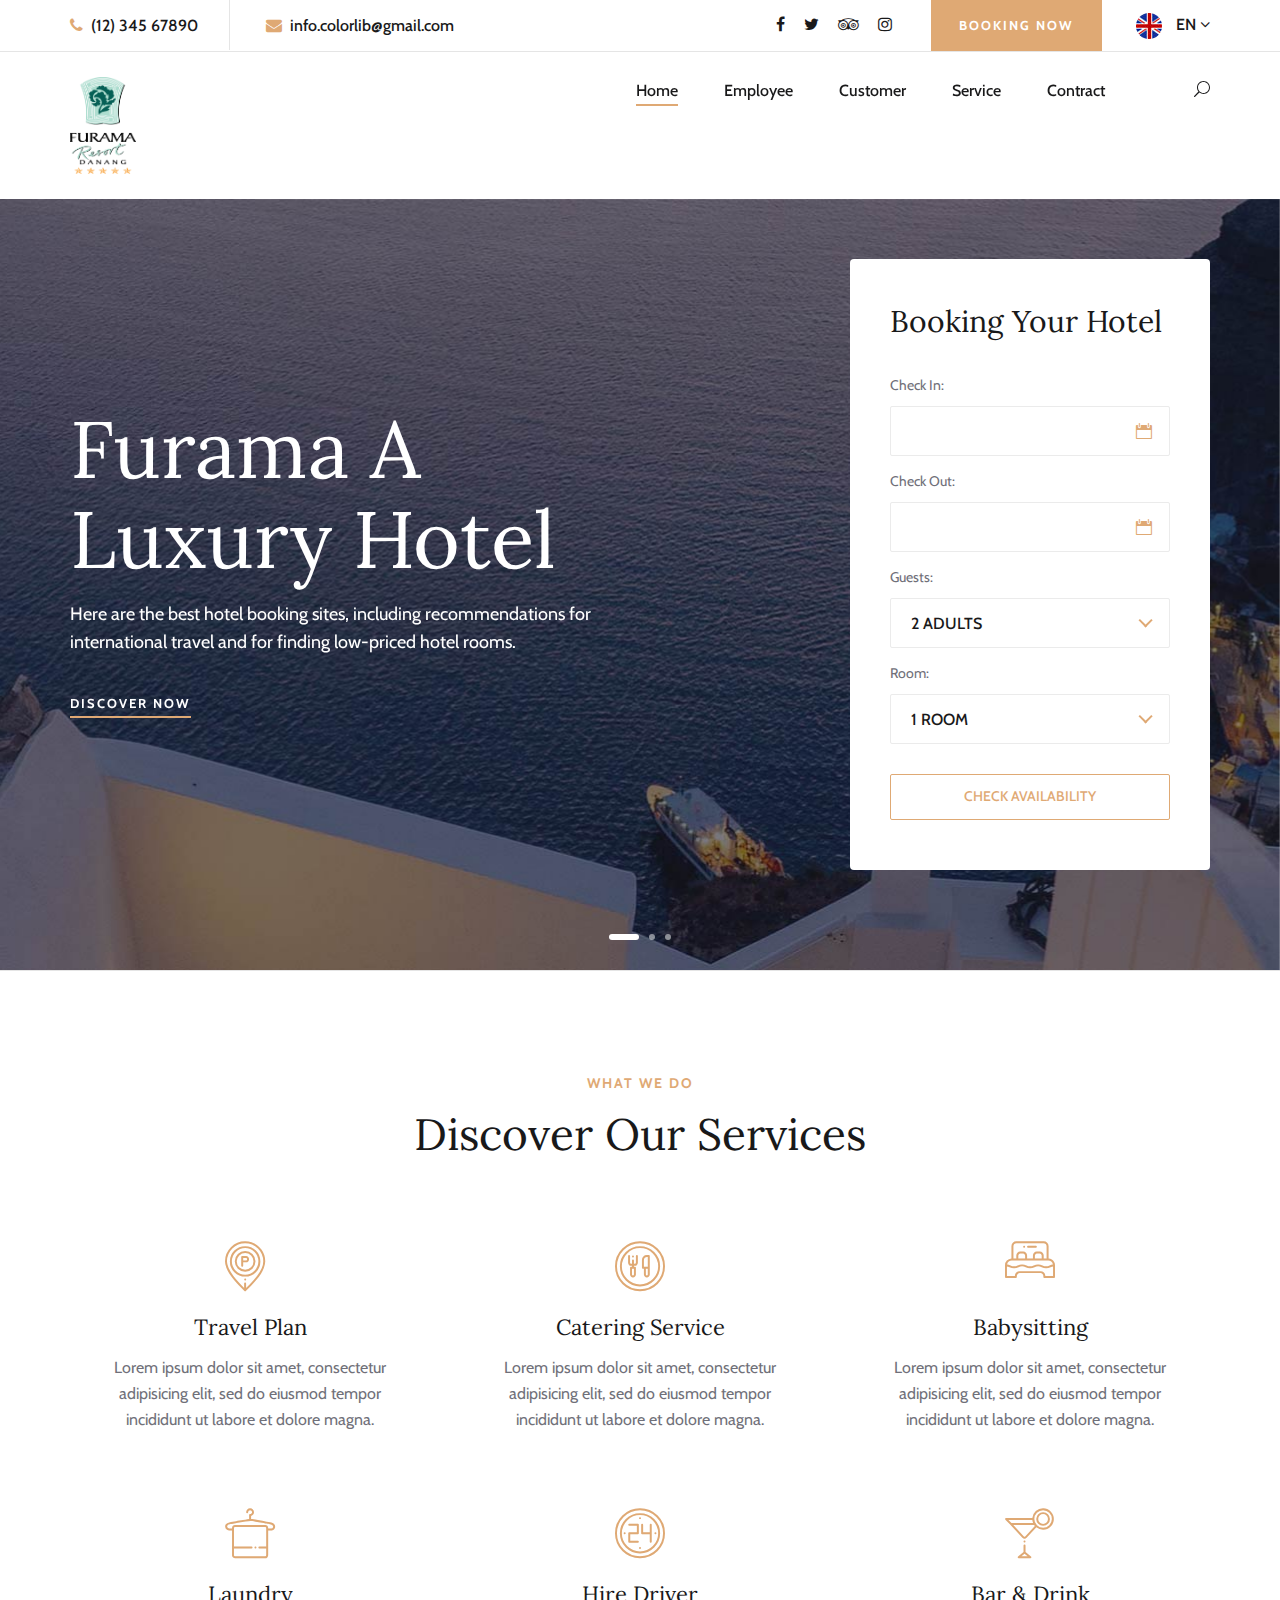
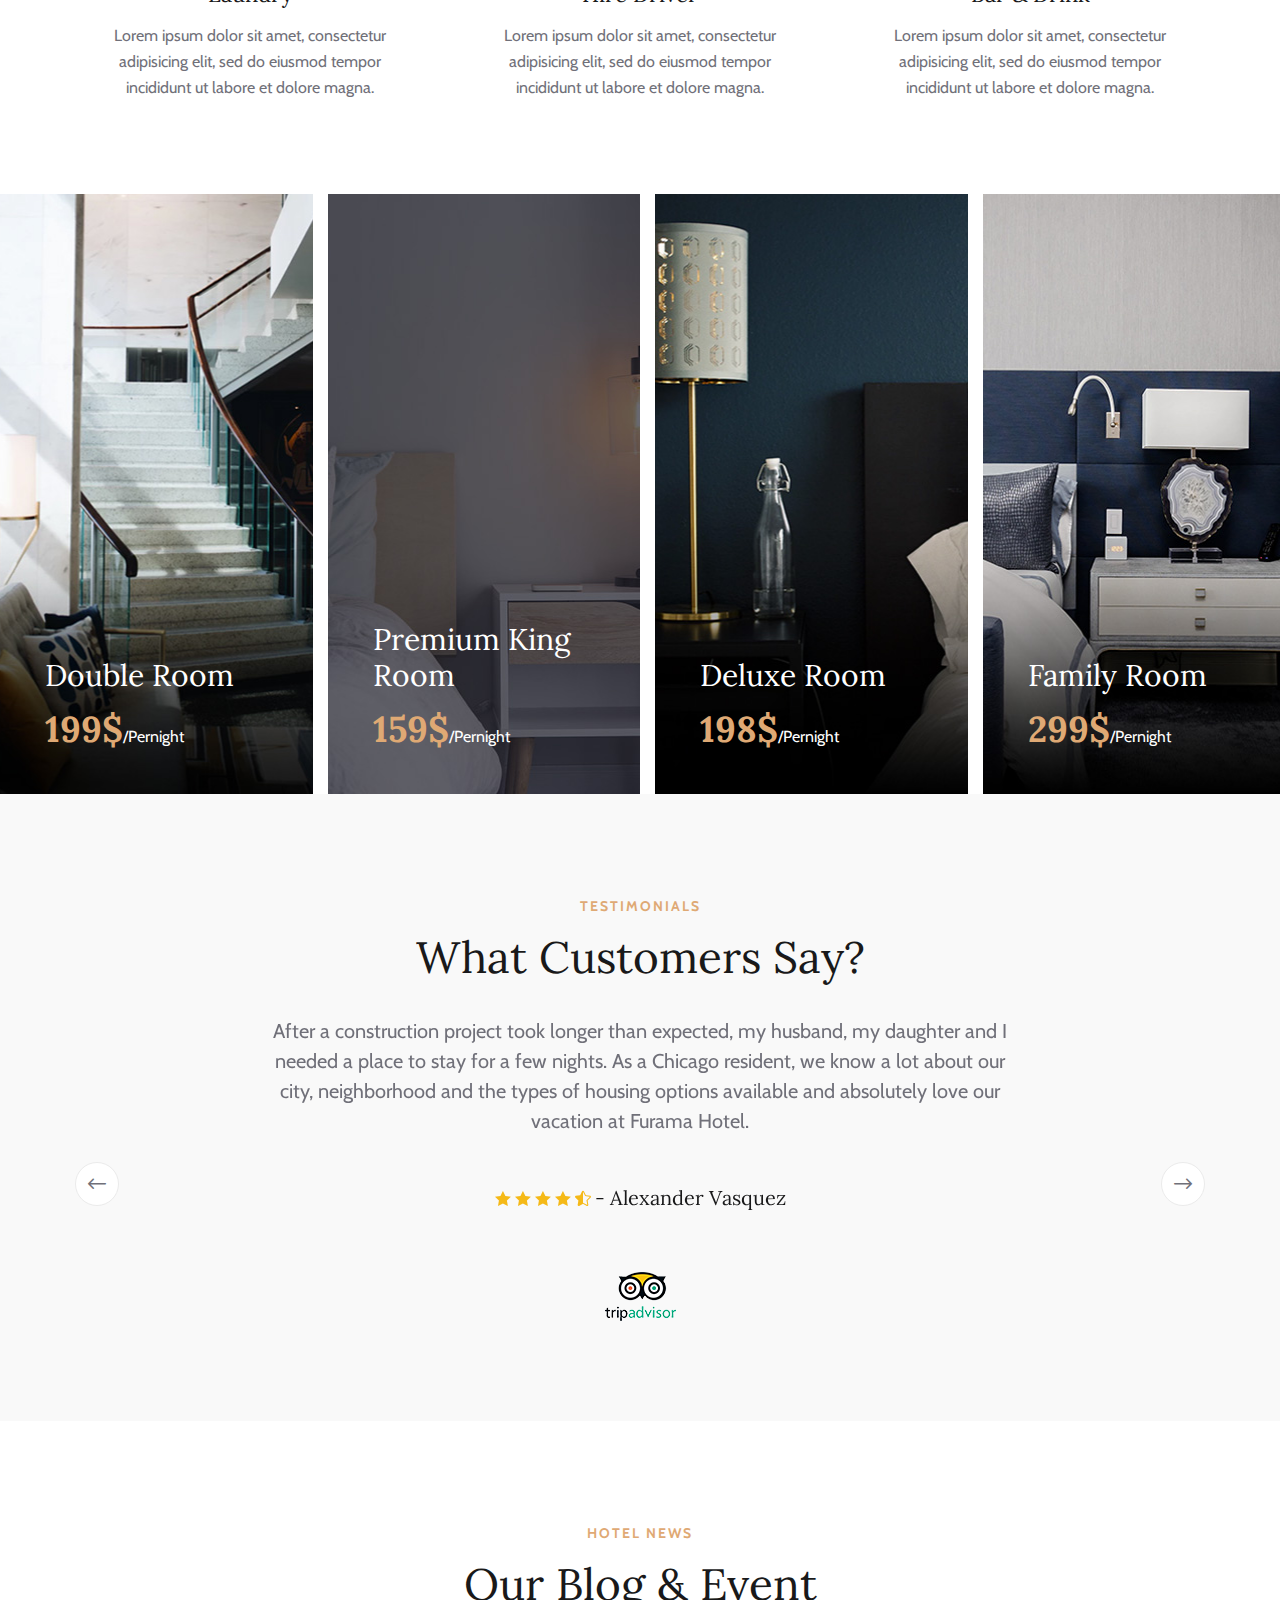
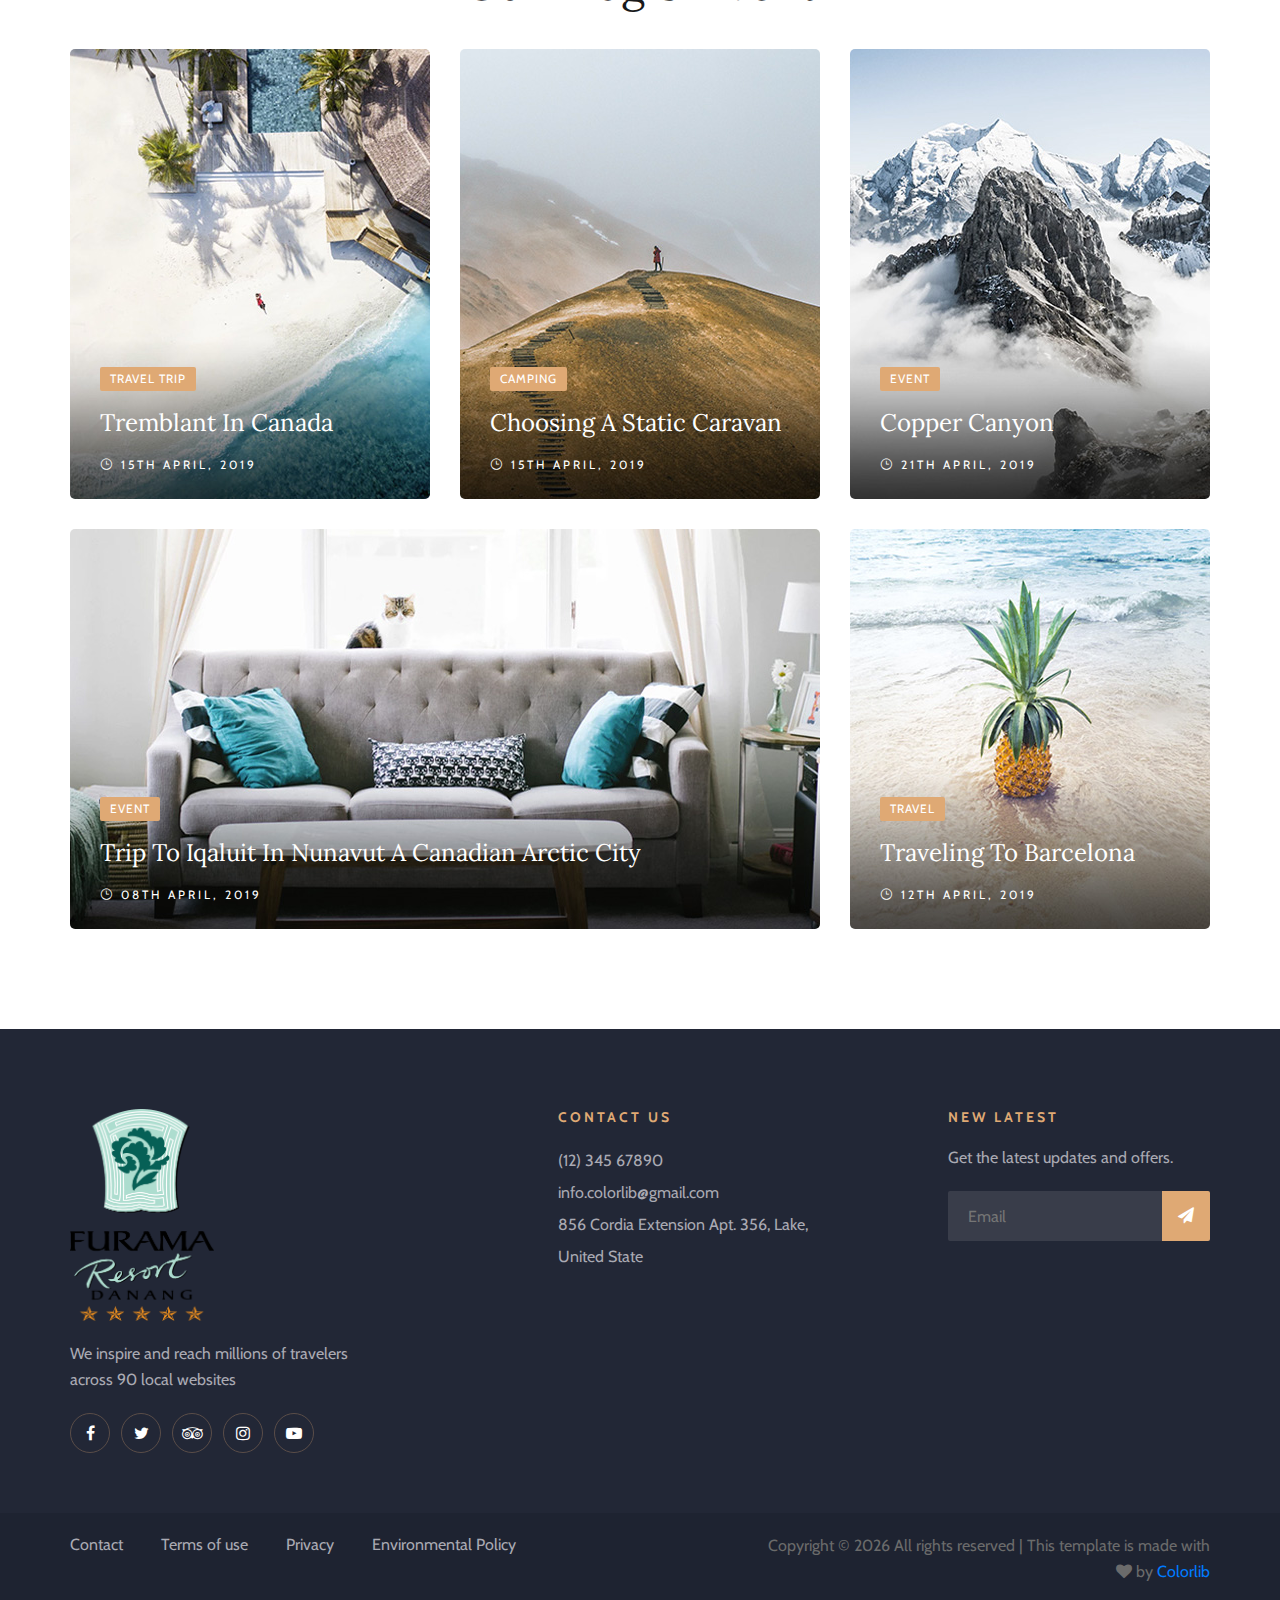
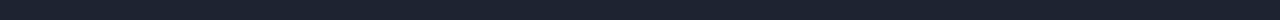
<file: index.html>
<!DOCTYPE html>
<html lang="zxx">
  <head>
    <meta charset="UTF-8" />
    <meta name="description" content="Furama Template" />
    <meta name="keywords" content="Furama, unica, creative, html" />
    <meta name="viewport" content="width=device-width, initial-scale=1.0" />
    <meta http-equiv="X-UA-Compatible" content="ie=edge" />
    <title>Furama| Template</title>

    <!-- Google Font -->
    <link
      href="https://fonts.googleapis.com/css?family=Lora:400,700&display=swap"
      rel="stylesheet"
    />
    <link
      href="https://fonts.googleapis.com/css?family=Cabin:400,500,600,700&display=swap"
      rel="stylesheet"
    />

    <!-- Css Styles -->
    <link rel="stylesheet" href="css/bootstrap.min.css" type="text/css" />
    <link rel="stylesheet" href="css/font-awesome.min.css" type="text/css" />
    <link rel="stylesheet" href="css/elegant-icons.css" type="text/css" />
    <link rel="stylesheet" href="css/flaticon.css" type="text/css" />
    <link rel="stylesheet" href="css/owl.carousel.min.css" type="text/css" />
    <link rel="stylesheet" href="css/nice-select.css" type="text/css" />
    <link rel="stylesheet" href="css/jquery-ui.min.css" type="text/css" />
    <link rel="stylesheet" href="css/magnific-popup.css" type="text/css" />
    <link rel="stylesheet" href="css/slicknav.min.css" type="text/css" />
    <link rel="stylesheet" href="css/style.css" type="text/css" />
  </head>

  <body>
    <!-- Page Preloder -->
    <div id="preloder">
      <div class="loader"></div>
    </div>

    <!-- Offcanvas Menu Section Begin -->
    <div class="offcanvas-menu-overlay"></div>
    <div class="canvas-open">
      <i class="icon_menu"></i>
    </div>
    <div class="offcanvas-menu-wrapper">
      <div class="canvas-close">
        <i class="icon_close"></i>
      </div>
      <div class="search-icon search-switch">
        <i class="icon_search"></i>
      </div>
      <div class="header-configure-area">
        <div class="language-option">
          <img src="img/flag.jpg" alt="" />
          <span>EN <i class="fa fa-angle-down"></i></span>
          <div class="flag-dropdown">
            <ul>
              <li><a href="#">Zi</a></li>
              <li><a href="#">Fr</a></li>
            </ul>
          </div>
        </div>
        <a href="#" class="bk-btn">Booking Now</a>
      </div>
      <nav class="mainmenu mobile-menu">
        <ul>
          <li class="active"><a href="./index.html">Home</a></li>
          <li><a href="./rooms.html">Rooms</a></li>
          <li><a href="./about-us.html">About Us</a></li>
          <li>
            <a href="./pages.html">Pages</a>
            <ul class="dropdown">
              <li><a href="./room-details.html">Room Details</a></li>
              <li><a href="#">Deluxe Room</a></li>
              <li><a href="#">Family Room</a></li>
              <li><a href="#">Premium Room</a></li>
            </ul>
          </li>
          <li><a href="./blog.html">News</a></li>
          <li><a href="./contact.html">Contact</a></li>
        </ul>
      </nav>
      <div id="mobile-menu-wrap"></div>
      <div class="top-social">
        <a href="#"><i class="fa fa-facebook"></i></a>
        <a href="#"><i class="fa fa-twitter"></i></a>
        <a href="#"><i class="fa fa-tripadvisor"></i></a>
        <a href="#"><i class="fa fa-instagram"></i></a>
      </div>
      <ul class="top-widget">
        <li><i class="fa fa-phone"></i> (12) 345 67890</li>
        <li><i class="fa fa-envelope"></i> info.colorlib@gmail.com</li>
      </ul>
    </div>
    <!-- Offcanvas Menu Section End -->

    <!-- Header Section Begin -->
    <header class="header-section">
      <div class="top-nav">
        <div class="container">
          <div class="row">
            <div class="col-lg-6">
              <ul class="tn-left">
                <li><i class="fa fa-phone"></i> (12) 345 67890</li>
                <li><i class="fa fa-envelope"></i> info.colorlib@gmail.com</li>
              </ul>
            </div>
            <div class="col-lg-6">
              <div class="tn-right">
                <div class="top-social">
                  <a href="#"><i class="fa fa-facebook"></i></a>
                  <a href="#"><i class="fa fa-twitter"></i></a>
                  <a href="#"><i class="fa fa-tripadvisor"></i></a>
                  <a href="#"><i class="fa fa-instagram"></i></a>
                </div>
                <a href="#" class="bk-btn">Booking Now</a>
                <div class="language-option">
                  <img src="img/flag.jpg" alt="" />
                  <span>EN <i class="fa fa-angle-down"></i></span>
                  <div class="flag-dropdown">
                    <ul>
                      <li><a href="#">Zi</a></li>
                      <li><a href="#">Fr</a></li>
                    </ul>
                  </div>
                </div>
              </div>
            </div>
          </div>
        </div>
      </div>
      <div class="menu-item">
        <div class="container">
          <div class="row">
            <div class="col-lg-2">
              <div class="logo">
                <a href="./index.html">
                  <img src="img/logo.png" width="40%" alt="" />
                </a>
              </div>
            </div>
            <div class="col-lg-10">
              <div class="nav-menu">
                <nav class="mainmenu">
                  <ul>
                    <li class="active"><a href="./index.html">Home</a></li>
                    <li><a href="./employee.html">Employee</a></li>
                    <li><a href="./customer.html">Customer</a></li>
                    <li>
                      <a href="./service.html">Service</a>
                      <ul class="dropdown">
                        <li><a href="./villa-details.html">Villa</a></li>
                        <li><a href="./house-details.html">House</a></li>
                        <li><a href="./room-details.html">Room</a></li>
                      </ul>
                    </li>
                    <li><a href="./contract.html">Contract</a></li>
                  </ul>
                </nav>
                <div class="nav-right search-switch">
                  <i class="icon_search"></i>
                </div>
              </div>
            </div>
          </div>
        </div>
      </div>
    </header>
    <!-- Header End -->

    <!-- Hero Section Begin -->
    <section class="hero-section">
      <div class="container">
        <div class="row">
          <div class="col-lg-6">
            <div class="hero-text">
              <h1>Furama A Luxury Hotel</h1>
              <p>
                Here are the best hotel booking sites, including recommendations
                for international travel and for finding low-priced hotel rooms.
              </p>
              <a href="#" class="primary-btn">Discover Now</a>
            </div>
          </div>
          <div class="col-xl-4 col-lg-5 offset-xl-2 offset-lg-1">
            <div class="booking-form">
              <h3>Booking Your Hotel</h3>
              <form action="#">
                <div class="check-date">
                  <label for="date-in">Check In:</label>
                  <input type="text" class="date-input" id="date-in" />
                  <i class="icon_calendar"></i>
                </div>
                <div class="check-date">
                  <label for="date-out">Check Out:</label>
                  <input type="text" class="date-input" id="date-out" />
                  <i class="icon_calendar"></i>
                </div>
                <div class="select-option">
                  <label for="guest">Guests:</label>
                  <select id="guest">
                    <option value="">2 Adults</option>
                    <option value="">3 Adults</option>
                  </select>
                </div>
                <div class="select-option">
                  <label for="room">Room:</label>
                  <select id="room">
                    <option value="">1 Room</option>
                    <option value="">2 Room</option>
                  </select>
                </div>
                <button type="submit">Check Availability</button>
              </form>
            </div>
          </div>
        </div>
      </div>
      <div class="hero-slider owl-carousel">
        <div class="hs-item set-bg" data-setbg="img/hero/hero-1.jpg"></div>
        <div class="hs-item set-bg" data-setbg="img/hero/hero-2.jpg"></div>
        <div class="hs-item set-bg" data-setbg="img/hero/hero-3.jpg"></div>
      </div>
    </section>
    <!-- Hero Section End -->

    <!-- About Us Section Begin -->
    <!-- <section class="aboutus-section spad">
      <div class="container">
        <div class="row">
          <div class="col-lg-6">
            <div class="about-text">
              <div class="section-title">
                <span>About Us</span>
                <h2>Intercontinental LA <br />Westlake Hotel</h2>
              </div>
              <p class="f-para">
                Furama.com is a leading online accommodation site. We’re
                passionate about travel. Every day, we inspire and reach
                millions of travelers across 90 local websites in 41 languages.
              </p>
              <p class="s-para">
                So when it comes to booking the perfect hotel, vacation rental,
                resort, apartment, guest house, or tree house, we’ve got you
                covered.
              </p>
              <a href="#" class="primary-btn about-btn">Read More</a>
            </div>
          </div>
          <div class="col-lg-6">
            <div class="about-pic">
              <div class="row">
                <div class="col-sm-6">
                  <img src="img/about/about-1.jpg" alt="" />
                </div>
                <div class="col-sm-6">
                  <img src="img/about/about-2.jpg" alt="" />
                </div>
              </div>
            </div>
          </div>
        </div>
      </div>
    </section> -->
    <!-- About Us Section End -->

    <!-- Services Section End -->
    <section class="services-section spad">
      <div class="container">
        <div class="row">
          <div class="col-lg-12">
            <div class="section-title">
              <span>What We Do</span>
              <h2>Discover Our Services</h2>
            </div>
          </div>
        </div>
        <div class="row">
          <div class="col-lg-4 col-sm-6">
            <div class="service-item">
              <i class="flaticon-036-parking"></i>
              <h4>Travel Plan</h4>
              <p>
                Lorem ipsum dolor sit amet, consectetur adipisicing elit, sed do
                eiusmod tempor incididunt ut labore et dolore magna.
              </p>
            </div>
          </div>
          <div class="col-lg-4 col-sm-6">
            <div class="service-item">
              <i class="flaticon-033-dinner"></i>
              <h4>Catering Service</h4>
              <p>
                Lorem ipsum dolor sit amet, consectetur adipisicing elit, sed do
                eiusmod tempor incididunt ut labore et dolore magna.
              </p>
            </div>
          </div>
          <div class="col-lg-4 col-sm-6">
            <div class="service-item">
              <i class="flaticon-026-bed"></i>
              <h4>Babysitting</h4>
              <p>
                Lorem ipsum dolor sit amet, consectetur adipisicing elit, sed do
                eiusmod tempor incididunt ut labore et dolore magna.
              </p>
            </div>
          </div>
          <div class="col-lg-4 col-sm-6">
            <div class="service-item">
              <i class="flaticon-024-towel"></i>
              <h4>Laundry</h4>
              <p>
                Lorem ipsum dolor sit amet, consectetur adipisicing elit, sed do
                eiusmod tempor incididunt ut labore et dolore magna.
              </p>
            </div>
          </div>
          <div class="col-lg-4 col-sm-6">
            <div class="service-item">
              <i class="flaticon-044-clock-1"></i>
              <h4>Hire Driver</h4>
              <p>
                Lorem ipsum dolor sit amet, consectetur adipisicing elit, sed do
                eiusmod tempor incididunt ut labore et dolore magna.
              </p>
            </div>
          </div>
          <div class="col-lg-4 col-sm-6">
            <div class="service-item">
              <i class="flaticon-012-cocktail"></i>
              <h4>Bar & Drink</h4>
              <p>
                Lorem ipsum dolor sit amet, consectetur adipisicing elit, sed do
                eiusmod tempor incididunt ut labore et dolore magna.
              </p>
            </div>
          </div>
        </div>
      </div>
    </section>
    <!-- Services Section End -->

    <!-- Home Room Section Begin -->

    <section class="hp-room-section">
      <div class="container-fluid">
        <div class="hp-room-items">
          <div class="row">
            <div class="col-lg-3 col-md-6">
              <div
                class="hp-room-item set-bg"
                data-setbg="img/room/room-b1.jpg"
              >
                <div class="hr-text">
                  <h3>Double Room</h3>
                  <h2>199$<span>/Pernight</span></h2>
                  <table>
                    <tbody>
                      <tr>
                        <td class="r-o">Size:</td>
                        <td>30 ft</td>
                      </tr>
                      <tr>
                        <td class="r-o">Capacity:</td>
                        <td>Max persion 5</td>
                      </tr>
                      <tr>
                        <td class="r-o">Bed:</td>
                        <td>King Beds</td>
                      </tr>
                      <tr>
                        <td class="r-o">Services:</td>
                        <td>Wifi, Television, Bathroom,...</td>
                      </tr>
                    </tbody>
                  </table>
                  <a href="#" class="primary-btn">More Details</a>
                </div>
              </div>
            </div>
            <div class="col-lg-3 col-md-6">
              <div
                class="hp-room-item set-bg"
                data-setbg="img/room/room-b2.jpg"
              >
                <div class="hr-text">
                  <h3>Premium King Room</h3>
                  <h2>159$<span>/Pernight</span></h2>
                  <table>
                    <tbody>
                      <tr>
                        <td class="r-o">Size:</td>
                        <td>30 ft</td>
                      </tr>
                      <tr>
                        <td class="r-o">Capacity:</td>
                        <td>Max persion 5</td>
                      </tr>
                      <tr>
                        <td class="r-o">Bed:</td>
                        <td>King Beds</td>
                      </tr>
                      <tr>
                        <td class="r-o">Services:</td>
                        <td>Wifi, Television, Bathroom,...</td>
                      </tr>
                    </tbody>
                  </table>
                  <a href="#" class="primary-btn">More Details</a>
                </div>
              </div>
            </div>
            <div class="col-lg-3 col-md-6">
              <div
                class="hp-room-item set-bg"
                data-setbg="img/room/room-b3.jpg"
              >
                <div class="hr-text">
                  <h3>Deluxe Room</h3>
                  <h2>198$<span>/Pernight</span></h2>
                  <table>
                    <tbody>
                      <tr>
                        <td class="r-o">Size:</td>
                        <td>30 ft</td>
                      </tr>
                      <tr>
                        <td class="r-o">Capacity:</td>
                        <td>Max persion 5</td>
                      </tr>
                      <tr>
                        <td class="r-o">Bed:</td>
                        <td>King Beds</td>
                      </tr>
                      <tr>
                        <td class="r-o">Services:</td>
                        <td>Wifi, Television, Bathroom,...</td>
                      </tr>
                    </tbody>
                  </table>
                  <a href="#" class="primary-btn">More Details</a>
                </div>
              </div>
            </div>
            <div class="col-lg-3 col-md-6">
              <div
                class="hp-room-item set-bg"
                data-setbg="img/room/room-b4.jpg"
              >
                <div class="hr-text">
                  <h3>Family Room</h3>
                  <h2>299$<span>/Pernight</span></h2>
                  <table>
                    <tbody>
                      <tr>
                        <td class="r-o">Size:</td>
                        <td>30 ft</td>
                      </tr>
                      <tr>
                        <td class="r-o">Capacity:</td>
                        <td>Max persion 5</td>
                      </tr>
                      <tr>
                        <td class="r-o">Bed:</td>
                        <td>King Beds</td>
                      </tr>
                      <tr>
                        <td class="r-o">Services:</td>
                        <td>Wifi, Television, Bathroom,...</td>
                      </tr>
                    </tbody>
                  </table>
                  <a href="#" class="primary-btn">More Details</a>
                </div>
              </div>
            </div>
          </div>
        </div>
      </div>
    </section>

    <!-- Home Room Section End -->

    <!-- Testimonial Section Begin -->
    <section class="testimonial-section spad">
      <div class="container">
        <div class="row">
          <div class="col-lg-12">
            <div class="section-title">
              <span>Testimonials</span>
              <h2>What Customers Say?</h2>
            </div>
          </div>
        </div>
        <div class="row">
          <div class="col-lg-8 offset-lg-2">
            <div class="testimonial-slider owl-carousel">
              <div class="ts-item">
                <p>
                  After a construction project took longer than expected, my
                  husband, my daughter and I needed a place to stay for a few
                  nights. As a Chicago resident, we know a lot about our city,
                  neighborhood and the types of housing options available and
                  absolutely love our vacation at Furama Hotel.
                </p>
                <div class="ti-author">
                  <div class="rating">
                    <i class="icon_star"></i>
                    <i class="icon_star"></i>
                    <i class="icon_star"></i>
                    <i class="icon_star"></i>
                    <i class="icon_star-half_alt"></i>
                  </div>
                  <h5>- Alexander Vasquez</h5>
                </div>
                <img src="img/testimonial-logo.png" alt="" />
              </div>
              <div class="ts-item">
                <p>
                  After a construction project took longer than expected, my
                  husband, my daughter and I needed a place to stay for a few
                  nights. As a Chicago resident, we know a lot about our city,
                  neighborhood and the types of housing options available and
                  absolutely love our vacation at Furama Hotel.
                </p>
                <div class="ti-author">
                  <div class="rating">
                    <i class="icon_star"></i>
                    <i class="icon_star"></i>
                    <i class="icon_star"></i>
                    <i class="icon_star"></i>
                    <i class="icon_star-half_alt"></i>
                  </div>
                  <h5>- Alexander Vasquez</h5>
                </div>
                <img src="img/testimonial-logo.png" alt="" />
              </div>
            </div>
          </div>
        </div>
      </div>
    </section>
    <!-- Testimonial Section End -->

    <!-- Blog Section Begin -->
    <section class="blog-section spad">
      <div class="container">
        <div class="row">
          <div class="col-lg-12">
            <div class="section-title">
              <span>Hotel News</span>
              <h2>Our Blog & Event</h2>
            </div>
          </div>
        </div>
        <div class="row">
          <div class="col-lg-4">
            <div class="blog-item set-bg" data-setbg="img/blog/blog-1.jpg">
              <div class="bi-text">
                <span class="b-tag">Travel Trip</span>
                <h4><a href="#">Tremblant In Canada</a></h4>
                <div class="b-time">
                  <i class="icon_clock_alt"></i> 15th April, 2019
                </div>
              </div>
            </div>
          </div>
          <div class="col-lg-4">
            <div class="blog-item set-bg" data-setbg="img/blog/blog-2.jpg">
              <div class="bi-text">
                <span class="b-tag">Camping</span>
                <h4><a href="#">Choosing A Static Caravan</a></h4>
                <div class="b-time">
                  <i class="icon_clock_alt"></i> 15th April, 2019
                </div>
              </div>
            </div>
          </div>
          <div class="col-lg-4">
            <div class="blog-item set-bg" data-setbg="img/blog/blog-3.jpg">
              <div class="bi-text">
                <span class="b-tag">Event</span>
                <h4><a href="#">Copper Canyon</a></h4>
                <div class="b-time">
                  <i class="icon_clock_alt"></i> 21th April, 2019
                </div>
              </div>
            </div>
          </div>
          <div class="col-lg-8">
            <div
              class="blog-item small-size set-bg"
              data-setbg="img/blog/blog-wide.jpg"
            >
              <div class="bi-text">
                <span class="b-tag">Event</span>
                <h4>
                  <a href="#"
                    >Trip To Iqaluit In Nunavut A Canadian Arctic City</a
                  >
                </h4>
                <div class="b-time">
                  <i class="icon_clock_alt"></i> 08th April, 2019
                </div>
              </div>
            </div>
          </div>
          <div class="col-lg-4">
            <div
              class="blog-item small-size set-bg"
              data-setbg="img/blog/blog-10.jpg"
            >
              <div class="bi-text">
                <span class="b-tag">Travel</span>
                <h4><a href="#">Traveling To Barcelona</a></h4>
                <div class="b-time">
                  <i class="icon_clock_alt"></i> 12th April, 2019
                </div>
              </div>
            </div>
          </div>
        </div>
      </div>
    </section>
    <!-- Blog Section End -->

    <!-- Footer Section Begin -->
    <footer class="footer-section">
      <div class="container">
        <div class="footer-text">
          <div class="row">
            <div class="col-lg-4">
              <div class="ft-about">
                <div class="logo">
                  <a href="#">
                    <img src="img/logo.png" width="40%" alt="" />
                  </a>
                </div>
                <p>
                  We inspire and reach millions of travelers<br />
                  across 90 local websites
                </p>
                <div class="fa-social">
                  <a href="#"><i class="fa fa-facebook"></i></a>
                  <a href="#"><i class="fa fa-twitter"></i></a>
                  <a href="#"><i class="fa fa-tripadvisor"></i></a>
                  <a href="#"><i class="fa fa-instagram"></i></a>
                  <a href="#"><i class="fa fa-youtube-play"></i></a>
                </div>
              </div>
            </div>
            <div class="col-lg-3 offset-lg-1">
              <div class="ft-contact">
                <h6>Contact Us</h6>
                <ul>
                  <li>(12) 345 67890</li>
                  <li>info.colorlib@gmail.com</li>
                  <li>856 Cordia Extension Apt. 356, Lake, United State</li>
                </ul>
              </div>
            </div>
            <div class="col-lg-3 offset-lg-1">
              <div class="ft-newslatter">
                <h6>New latest</h6>
                <p>Get the latest updates and offers.</p>
                <form action="#" class="fn-form">
                  <input type="text" placeholder="Email" />
                  <button type="submit"><i class="fa fa-send"></i></button>
                </form>
              </div>
            </div>
          </div>
        </div>
      </div>
      <div class="copyright-option">
        <div class="container">
          <div class="row">
            <div class="col-lg-7">
              <ul>
                <li><a href="#">Contact</a></li>
                <li><a href="#">Terms of use</a></li>
                <li><a href="#">Privacy</a></li>
                <li><a href="#">Environmental Policy</a></li>
              </ul>
            </div>
            <div class="col-lg-5">
              <div class="co-text">
                <p>
                  <!-- Link back to Colorlib can't be removed. Template is licensed under CC BY 3.0. -->
                  Copyright &copy;
                  <script>
                    document.write(new Date().getFullYear());
                  </script>
                  All rights reserved | This template is made with
                  <i class="fa fa-heart" aria-hidden="true"></i> by
                  <a href="https://colorlib.com" target="_blank">Colorlib</a>
                  <!-- Link back to Colorlib can't be removed. Template is licensed under CC BY 3.0. -->
                </p>
              </div>
            </div>
          </div>
        </div>
      </div>
    </footer>
    <!-- Footer Section End -->

    <!-- Search model Begin -->
    <div class="search-model">
      <div class="h-100 d-flex align-items-center justify-content-center">
        <div class="search-close-switch"><i class="icon_close"></i></div>
        <form class="search-model-form">
          <input type="text" id="search-input" placeholder="Search here....." />
        </form>
      </div>
    </div>
    <!-- Search model end -->

    <!-- Js Plugins -->
    <script src="js/jquery-3.3.1.min.js"></script>
    <script src="js/bootstrap.min.js"></script>
    <script src="js/jquery.magnific-popup.min.js"></script>
    <script src="js/jquery.nice-select.min.js"></script>
    <script src="js/jquery-ui.min.js"></script>
    <script src="js/jquery.slicknav.js"></script>
    <script src="js/owl.carousel.min.js"></script>
    <script src="js/main.js"></script>
  </body>
</html>
</file>
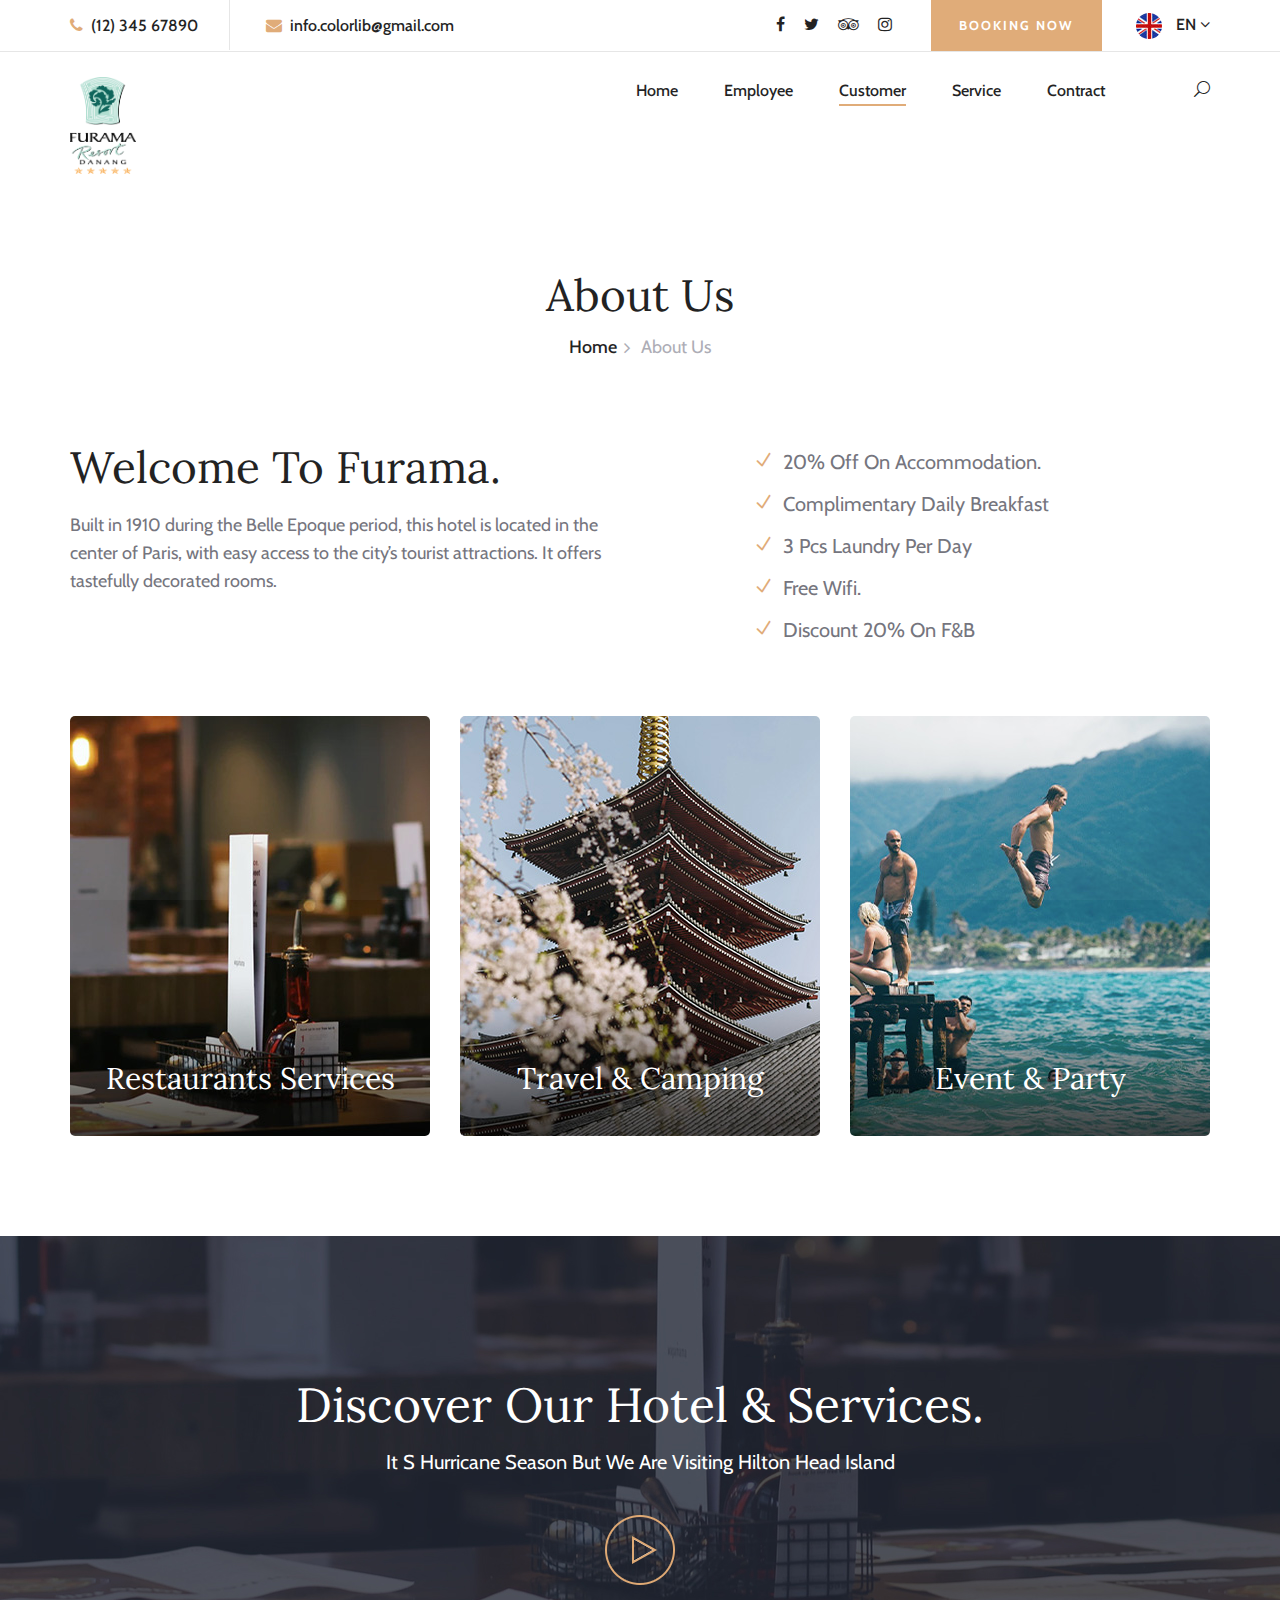
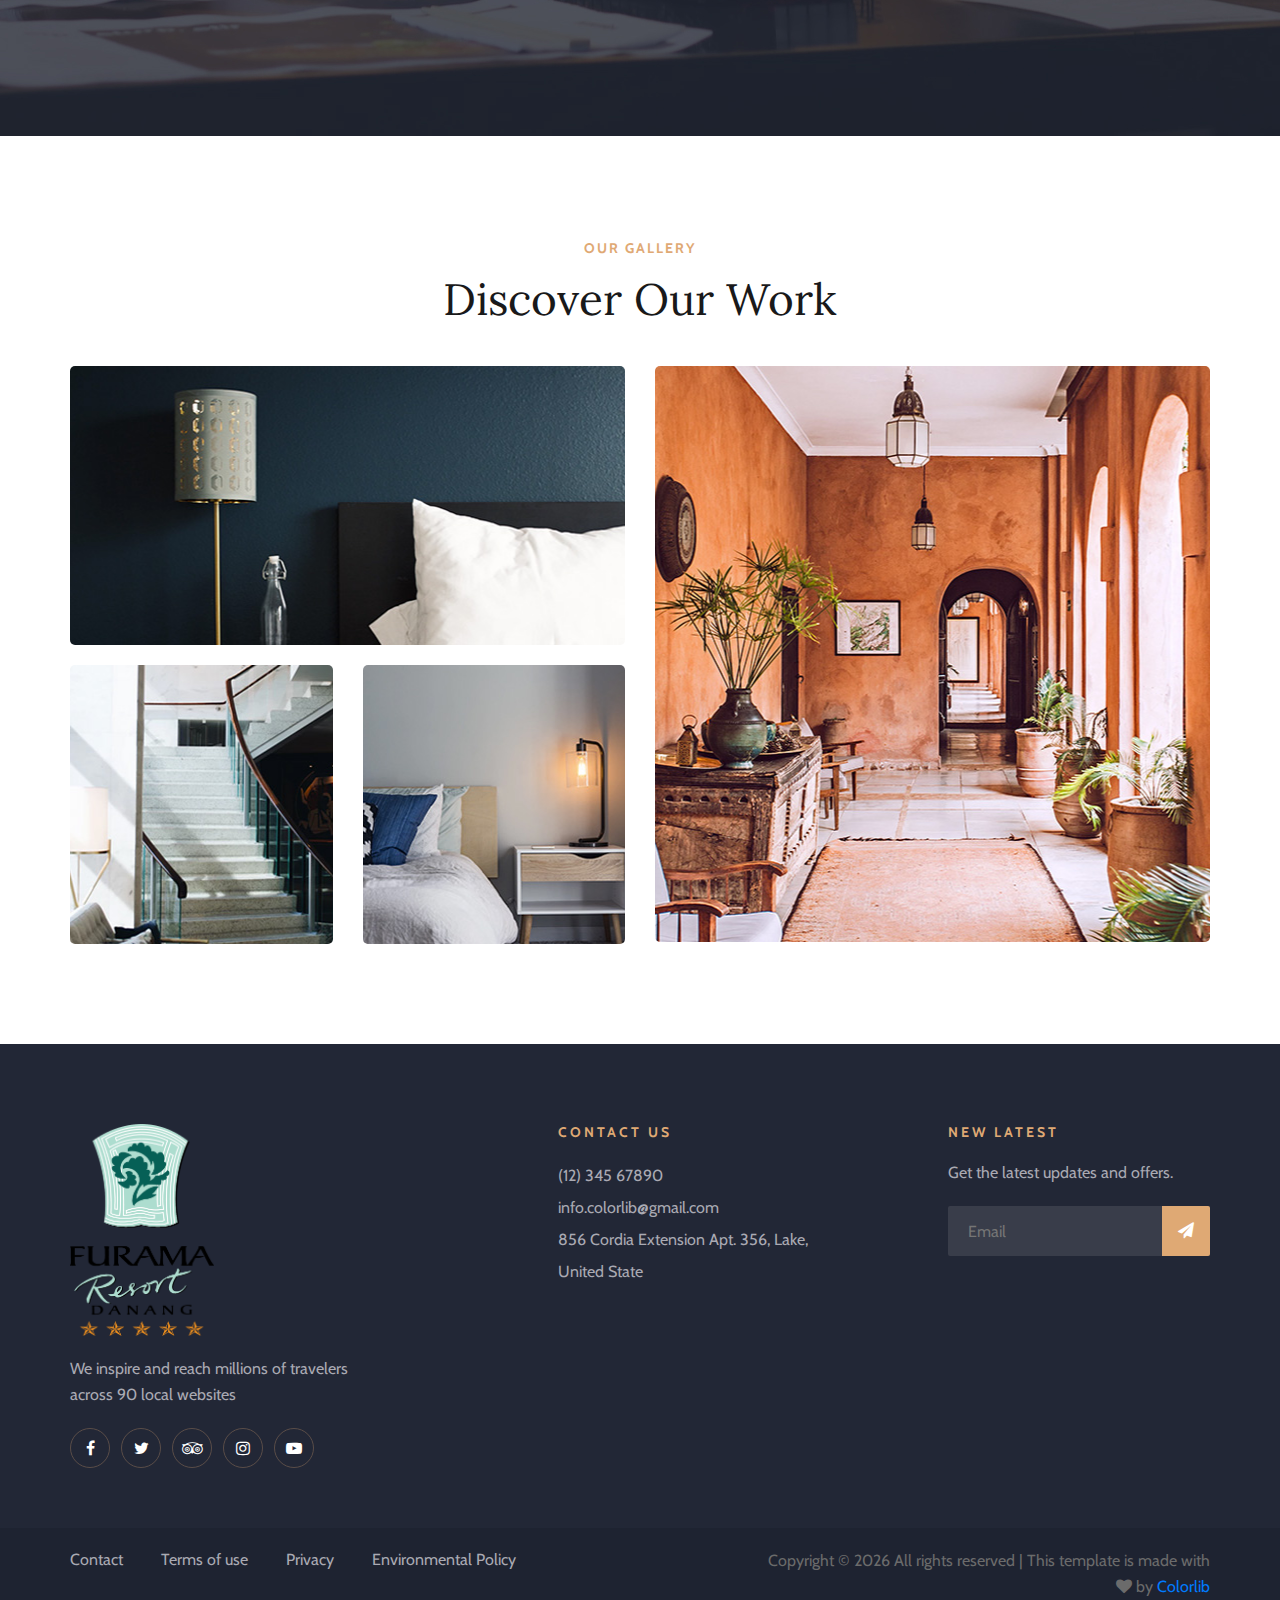
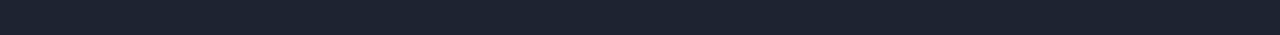
<file: about.html>
<!DOCTYPE html>
<html lang="zxx">
  <head>
    <meta charset="UTF-8" />
    <meta name="description" content="Furama Template" />
    <meta name="keywords" content="Furama, unica, creative, html" />
    <meta name="viewport" content="width=device-width, initial-scale=1.0" />
    <meta http-equiv="X-UA-Compatible" content="ie=edge" />
    <title>Furama | Template</title>

    <!-- Google Font -->
    <link
      href="https://fonts.googleapis.com/css?family=Lora:400,700&display=swap"
      rel="stylesheet"
    />
    <link
      href="https://fonts.googleapis.com/css?family=Cabin:400,500,600,700&display=swap"
      rel="stylesheet"
    />

    <!-- Css Styles -->
    <link rel="stylesheet" href="css/bootstrap.min.css" type="text/css" />
    <link rel="stylesheet" href="css/font-awesome.min.css" type="text/css" />
    <link rel="stylesheet" href="css/elegant-icons.css" type="text/css" />
    <link rel="stylesheet" href="css/flaticon.css" type="text/css" />
    <link rel="stylesheet" href="css/owl.carousel.min.css" type="text/css" />
    <link rel="stylesheet" href="css/nice-select.css" type="text/css" />
    <link rel="stylesheet" href="css/jquery-ui.min.css" type="text/css" />
    <link rel="stylesheet" href="css/magnific-popup.css" type="text/css" />
    <link rel="stylesheet" href="css/slicknav.min.css" type="text/css" />
    <link rel="stylesheet" href="css/style.css" type="text/css" />
  </head>

  <body>
    <!-- Page Preloder -->
    <div id="preloder">
      <div class="loader"></div>
    </div>

    <!-- Offcanvas Menu Section Begin -->
    <div class="offcanvas-menu-overlay"></div>
    <div class="canvas-open">
      <i class="icon_menu"></i>
    </div>
    <div class="offcanvas-menu-wrapper">
      <div class="canvas-close">
        <i class="icon_close"></i>
      </div>
      <div class="search-icon search-switch">
        <i class="icon_search"></i>
      </div>
      <div class="header-configure-area">
        <div class="language-option">
          <img src="img/flag.jpg" alt="" />
          <span>EN <i class="fa fa-angle-down"></i></span>
          <div class="flag-dropdown">
            <ul>
              <li><a href="#">Zi</a></li>
              <li><a href="#">Fr</a></li>
            </ul>
          </div>
        </div>
        <a href="#" class="bk-btn">Booking Now</a>
      </div>
      <nav class="mainmenu mobile-menu">
        <ul>
          <li class="active"><a href="./index.html">Home</a></li>
          <li><a href="./rooms.html">Rooms</a></li>
          <li><a href="./about-us.html">About Us</a></li>
          <li>
            <a href="./pages.html">Pages</a>
            <ul class="dropdown">
              <li><a href="./room-details.html">Room Details</a></li>
              <li><a href="./blog-details.html">Blog Details</a></li>
              <li><a href="#">Family Room</a></li>
              <li><a href="#">Premium Room</a></li>
            </ul>
          </li>
          <li><a href="./blog.html">News</a></li>
          <li><a href="./contact.html">Contact</a></li>
        </ul>
      </nav>
      <div id="mobile-menu-wrap"></div>
      <div class="top-social">
        <a href="#"><i class="fa fa-facebook"></i></a>
        <a href="#"><i class="fa fa-twitter"></i></a>
        <a href="#"><i class="fa fa-tripadvisor"></i></a>
        <a href="#"><i class="fa fa-instagram"></i></a>
      </div>
      <ul class="top-widget">
        <li><i class="fa fa-phone"></i> (12) 345 67890</li>
        <li><i class="fa fa-envelope"></i> info.colorlib@gmail.com</li>
      </ul>
    </div>
    <!-- Offcanvas Menu Section End -->

    <!-- Header Section Begin -->
    <header class="header-section">
      <div class="top-nav">
        <div class="container">
          <div class="row">
            <div class="col-lg-6">
              <ul class="tn-left">
                <li><i class="fa fa-phone"></i> (12) 345 67890</li>
                <li><i class="fa fa-envelope"></i> info.colorlib@gmail.com</li>
              </ul>
            </div>
            <div class="col-lg-6">
              <div class="tn-right">
                <div class="top-social">
                  <a href="#"><i class="fa fa-facebook"></i></a>
                  <a href="#"><i class="fa fa-twitter"></i></a>
                  <a href="#"><i class="fa fa-tripadvisor"></i></a>
                  <a href="#"><i class="fa fa-instagram"></i></a>
                </div>
                <a href="#" class="bk-btn">Booking Now</a>
                <div class="language-option">
                  <img src="img/flag.jpg" alt="" />
                  <span>EN <i class="fa fa-angle-down"></i></span>
                  <div class="flag-dropdown">
                    <ul>
                      <li><a href="#">Zi</a></li>
                      <li><a href="#">Fr</a></li>
                    </ul>
                  </div>
                </div>
              </div>
            </div>
          </div>
        </div>
      </div>
      <div class="menu-item">
        <div class="container">
          <div class="row">
            <div class="col-lg-2">
              <div class="logo">
                <a href="./index.html">
                  <img src="img/logo.png" width="40%" alt="" />
                </a>
              </div>
            </div>
            <div class="col-lg-10">
              <div class="nav-menu">
                <nav class="mainmenu">
                  <ul>
                    <li><a href="./index.html">Home</a></li>
                    <li><a href="./employee.html">Employee</a></li>
                    <li class="active">
                      <a href="./customer.html">Customer</a>
                    </li>
                    <li>
                      <a href="./service.html">Service</a>
                      <ul class="dropdown">
                        <li><a href="./villa-details.html">Villa</a></li>
                        <li><a href="./house-details.html">House</a></li>
                        <li><a href="./room-details.html">Room</a></li>
                      </ul>
                    </li>
                    <li><a href="./contract.html">Contract</a></li>
                  </ul>
                </nav>
                <div class="nav-right search-switch">
                  <i class="icon_search"></i>
                </div>
              </div>
            </div>
          </div>
        </div>
      </div>
    </header>
    <!-- Header End -->

    <!-- Breadcrumb Section Begin -->
    <div class="breadcrumb-section">
      <div class="container">
        <div class="row">
          <div class="col-lg-12">
            <div class="breadcrumb-text">
              <h2>About Us</h2>
              <div class="bt-option">
                <a href="./index.html">Home</a>
                <span>About Us</span>
              </div>
            </div>
          </div>
        </div>
      </div>
    </div>
    <!-- Breadcrumb Section End -->

    <!-- About Us Page Section Begin -->
    <section class="aboutus-page-section spad">
      <div class="container">
        <div class="about-page-text">
          <div class="row">
            <div class="col-lg-6">
              <div class="ap-title">
                <h2>Welcome To Furama.</h2>
                <p>
                  Built in 1910 during the Belle Epoque period, this hotel is
                  located in the center of Paris, with easy access to the city’s
                  tourist attractions. It offers tastefully decorated rooms.
                </p>
              </div>
            </div>
            <div class="col-lg-5 offset-lg-1">
              <ul class="ap-services">
                <li><i class="icon_check"></i> 20% Off On Accommodation.</li>
                <li>
                  <i class="icon_check"></i> Complimentary Daily Breakfast
                </li>
                <li><i class="icon_check"></i> 3 Pcs Laundry Per Day</li>
                <li><i class="icon_check"></i> Free Wifi.</li>
                <li><i class="icon_check"></i> Discount 20% On F&B</li>
              </ul>
            </div>
          </div>
        </div>
        <div class="about-page-services">
          <div class="row">
            <div class="col-md-4">
              <div
                class="ap-service-item set-bg"
                data-setbg="img/about/about-p1.jpg"
              >
                <div class="api-text">
                  <h3>Restaurants Services</h3>
                </div>
              </div>
            </div>
            <div class="col-md-4">
              <div
                class="ap-service-item set-bg"
                data-setbg="img/about/about-p2.jpg"
              >
                <div class="api-text">
                  <h3>Travel & Camping</h3>
                </div>
              </div>
            </div>
            <div class="col-md-4">
              <div
                class="ap-service-item set-bg"
                data-setbg="img/about/about-p3.jpg"
              >
                <div class="api-text">
                  <h3>Event & Party</h3>
                </div>
              </div>
            </div>
          </div>
        </div>
      </div>
    </section>
    <!-- About Us Page Section End -->

    <!-- Video Section Begin -->
    <section class="video-section set-bg" data-setbg="img/video-bg.jpg">
      <div class="container">
        <div class="row">
          <div class="col-lg-12">
            <div class="video-text">
              <h2>Discover Our Hotel & Services.</h2>
              <p>
                It S Hurricane Season But We Are Visiting Hilton Head Island
              </p>
              <a
                href="https://www.youtube.com/watch?v=EzKkl64rRbM"
                class="play-btn video-popup"
                ><img src="img/play.png" alt=""
              /></a>
            </div>
          </div>
        </div>
      </div>
    </section>
    <!-- Video Section End -->

    <!-- Gallery Section Begin -->
    <section class="gallery-section spad">
      <div class="container">
        <div class="row">
          <div class="col-lg-12">
            <div class="section-title">
              <span>Our Gallery</span>
              <h2>Discover Our Work</h2>
            </div>
          </div>
        </div>
        <div class="row">
          <div class="col-lg-6">
            <div
              class="gallery-item set-bg"
              data-setbg="img/gallery/gallery-1.jpg"
            >
              <div class="gi-text">
                <h3>Room Luxury</h3>
              </div>
            </div>
            <div class="row">
              <div class="col-sm-6">
                <div
                  class="gallery-item set-bg"
                  data-setbg="img/gallery/gallery-3.jpg"
                >
                  <div class="gi-text">
                    <h3>Room Luxury</h3>
                  </div>
                </div>
              </div>
              <div class="col-sm-6">
                <div
                  class="gallery-item set-bg"
                  data-setbg="img/gallery/gallery-4.jpg"
                >
                  <div class="gi-text">
                    <h3>Room Luxury</h3>
                  </div>
                </div>
              </div>
            </div>
          </div>
          <div class="col-lg-6">
            <div
              class="gallery-item large-item set-bg"
              data-setbg="img/gallery/gallery-2.jpg"
            >
              <div class="gi-text">
                <h3>Room Luxury</h3>
              </div>
            </div>
          </div>
        </div>
      </div>
    </section>
    <!-- Gallery Section End -->

    <!-- Footer Section Begin -->
    <footer class="footer-section">
      <div class="container">
        <div class="footer-text">
          <div class="row">
            <div class="col-lg-4">
              <div class="ft-about">
                <div class="logo">
                  <a href="#">
                    <img src="img/logo.png" width="40%" alt="" />
                  </a>
                </div>
                <p>
                  We inspire and reach millions of travelers<br />
                  across 90 local websites
                </p>
                <div class="fa-social">
                  <a href="#"><i class="fa fa-facebook"></i></a>
                  <a href="#"><i class="fa fa-twitter"></i></a>
                  <a href="#"><i class="fa fa-tripadvisor"></i></a>
                  <a href="#"><i class="fa fa-instagram"></i></a>
                  <a href="#"><i class="fa fa-youtube-play"></i></a>
                </div>
              </div>
            </div>
            <div class="col-lg-3 offset-lg-1">
              <div class="ft-contact">
                <h6>Contact Us</h6>
                <ul>
                  <li>(12) 345 67890</li>
                  <li>info.colorlib@gmail.com</li>
                  <li>856 Cordia Extension Apt. 356, Lake, United State</li>
                </ul>
              </div>
            </div>
            <div class="col-lg-3 offset-lg-1">
              <div class="ft-newslatter">
                <h6>New latest</h6>
                <p>Get the latest updates and offers.</p>
                <form action="#" class="fn-form">
                  <input type="text" placeholder="Email" />
                  <button type="submit"><i class="fa fa-send"></i></button>
                </form>
              </div>
            </div>
          </div>
        </div>
      </div>
      <div class="copyright-option">
        <div class="container">
          <div class="row">
            <div class="col-lg-7">
              <ul>
                <li><a href="#">Contact</a></li>
                <li><a href="#">Terms of use</a></li>
                <li><a href="#">Privacy</a></li>
                <li><a href="#">Environmental Policy</a></li>
              </ul>
            </div>
            <div class="col-lg-5">
              <div class="co-text">
                <p>
                  <!-- Link back to Colorlib can't be removed. Template is licensed under CC BY 3.0. -->
                  Copyright &copy;
                  <script>
                    document.write(new Date().getFullYear());
                  </script>
                  All rights reserved | This template is made with
                  <i class="fa fa-heart" aria-hidden="true"></i> by
                  <a href="https://colorlib.com" target="_blank">Colorlib</a>
                  <!-- Link back to Colorlib can't be removed. Template is licensed under CC BY 3.0. -->
                </p>
              </div>
            </div>
          </div>
        </div>
      </div>
    </footer>
    <!-- Footer Section End -->

    <!-- Search model Begin -->
    <div class="search-model">
      <div class="h-100 d-flex align-items-center justify-content-center">
        <div class="search-close-switch"><i class="icon_close"></i></div>
        <form class="search-model-form">
          <input type="text" id="search-input" placeholder="Search here....." />
        </form>
      </div>
    </div>
    <!-- Search model end -->

    <!-- Js Plugins -->
    <script src="js/jquery-3.3.1.min.js"></script>
    <script src="js/bootstrap.min.js"></script>
    <script src="js/jquery.magnific-popup.min.js"></script>
    <script src="js/jquery.nice-select.min.js"></script>
    <script src="js/jquery-ui.min.js"></script>
    <script src="js/jquery.slicknav.js"></script>
    <script src="js/owl.carousel.min.js"></script>
    <script src="js/main.js"></script>
  </body>
</html>
</file>
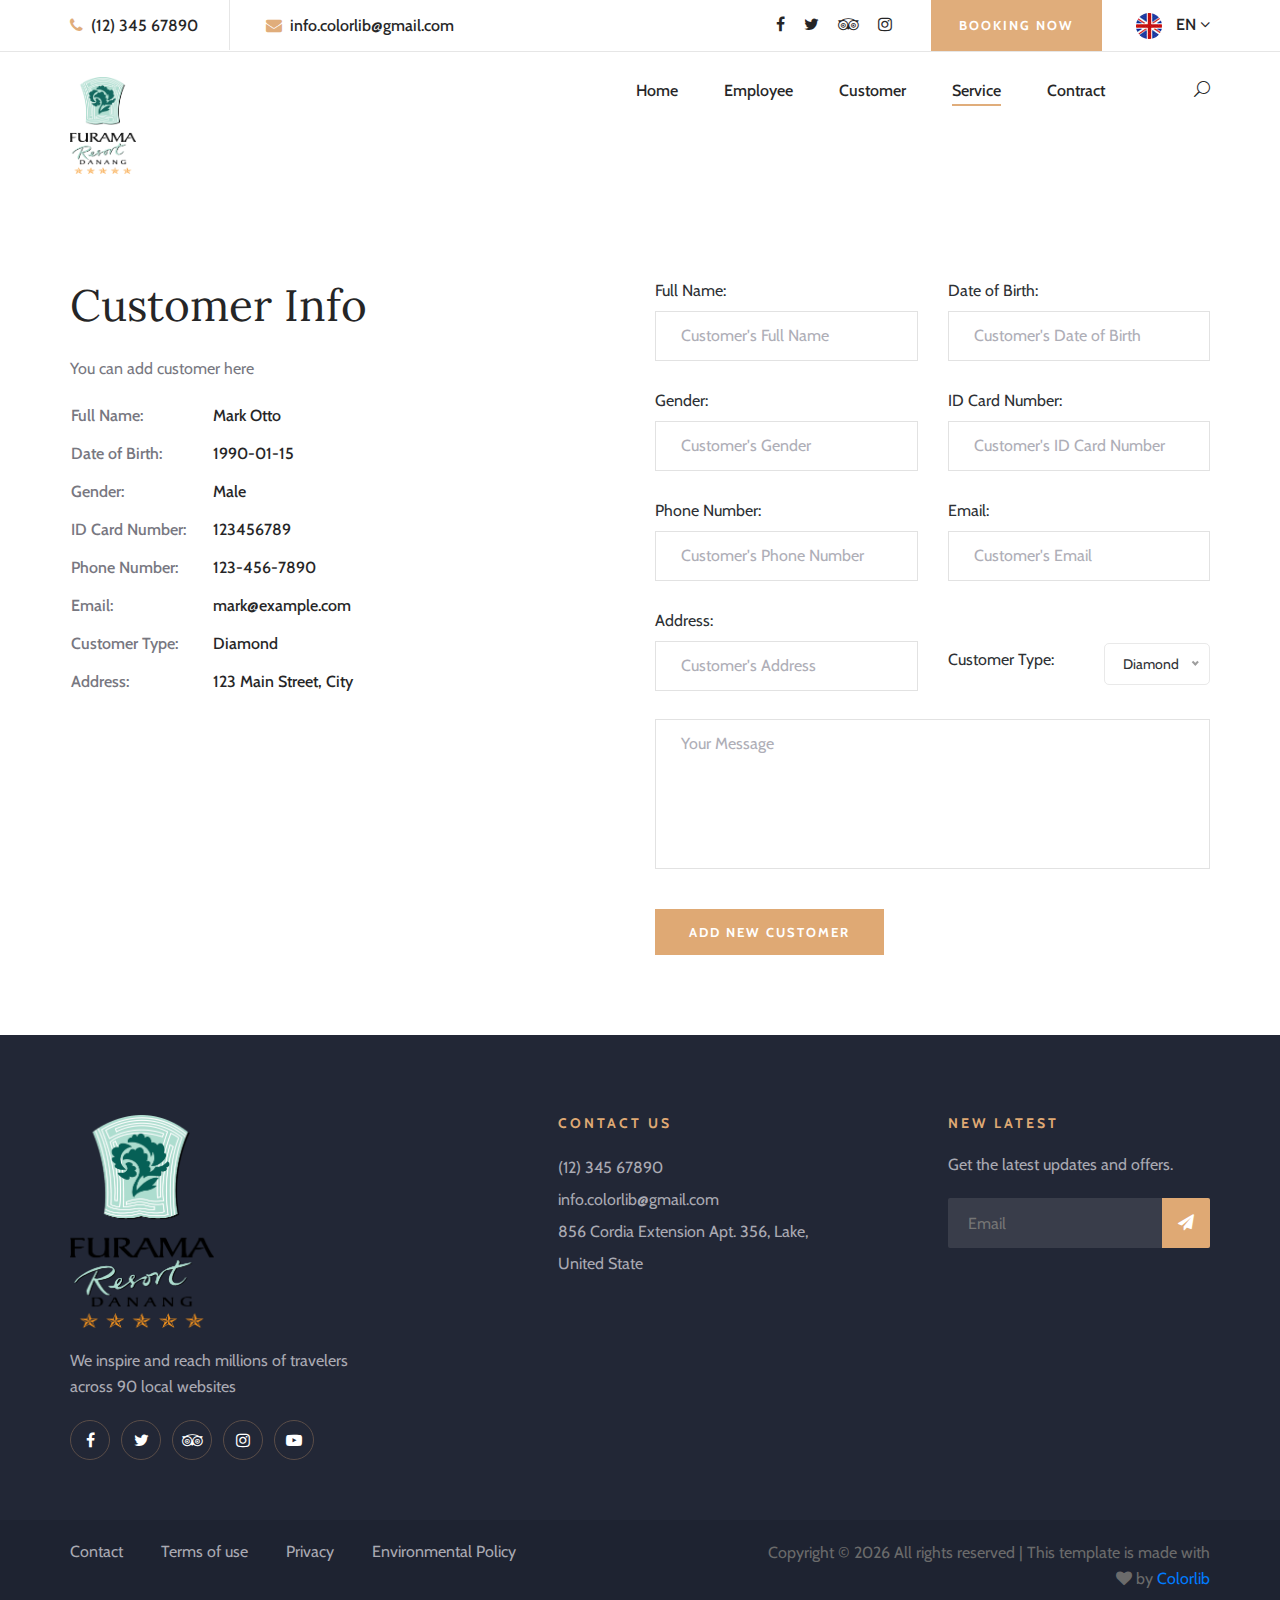
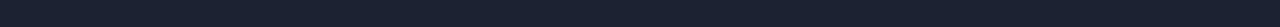
<file: add-customer.html>
<!DOCTYPE html>
<html lang="zxx">
  <head>
    <meta charset="UTF-8" />
    <meta name="description" content="Furama Template" />
    <meta name="keywords" content="Furama, unica, creative, html" />
    <meta name="viewport" content="width=device-width, initial-scale=1.0" />
    <meta http-equiv="X-UA-Compatible" content="ie=edge" />
    <title>Furama | Template</title>

    <!-- Google Font -->
    <link
      href="https://fonts.googleapis.com/css?family=Lora:400,700&display=swap"
      rel="stylesheet"
    />
    <link
      href="https://fonts.googleapis.com/css?family=Cabin:400,500,600,700&display=swap"
      rel="stylesheet"
    />

    <!-- Css Styles -->
    <link rel="stylesheet" href="css/bootstrap.min.css" type="text/css" />
    <link rel="stylesheet" href="css/font-awesome.min.css" type="text/css" />
    <link rel="stylesheet" href="css/elegant-icons.css" type="text/css" />
    <link rel="stylesheet" href="css/flaticon.css" type="text/css" />
    <link rel="stylesheet" href="css/owl.carousel.min.css" type="text/css" />
    <link rel="stylesheet" href="css/nice-select.css" type="text/css" />
    <link rel="stylesheet" href="css/jquery-ui.min.css" type="text/css" />
    <link rel="stylesheet" href="css/magnific-popup.css" type="text/css" />
    <link rel="stylesheet" href="css/slicknav.min.css" type="text/css" />
    <link rel="stylesheet" href="css/style.css" type="text/css" />
  </head>

  <body>
    <!-- Page Preloder -->
    <div id="preloder">
      <div class="loader"></div>
    </div>

    <!-- Offcanvas Menu Section Begin -->
    <div class="offcanvas-menu-overlay"></div>
    <div class="canvas-open">
      <i class="icon_menu"></i>
    </div>
    <div class="offcanvas-menu-wrapper">
      <div class="canvas-close">
        <i class="icon_close"></i>
      </div>
      <div class="search-icon search-switch">
        <i class="icon_search"></i>
      </div>
      <div class="header-configure-area">
        <div class="language-option">
          <img src="img/flag.jpg" alt="" />
          <span>EN <i class="fa fa-angle-down"></i></span>
          <div class="flag-dropdown">
            <ul>
              <li><a href="#">Zi</a></li>
              <li><a href="#">Fr</a></li>
            </ul>
          </div>
        </div>
        <a href="#" class="bk-btn">Booking Now</a>
      </div>
      <nav class="mainmenu mobile-menu">
        <ul>
          <li class="active"><a href="./index.html">Home</a></li>
          <li><a href="./rooms.html">Rooms</a></li>
          <li><a href="./about-us.html">About Us</a></li>
          <li>
            <a href="./pages.html">Pages</a>
            <ul class="dropdown">
              <li><a href="./room-details.html">Room Details</a></li>
              <li><a href="./blog-details.html">Blog Details</a></li>
              <li><a href="#">Family Room</a></li>
              <li><a href="#">Premium Room</a></li>
            </ul>
          </li>
          <li><a href="./blog.html">News</a></li>
          <li><a href="./contact.html">Contact</a></li>
        </ul>
      </nav>
      <div id="mobile-menu-wrap"></div>
      <div class="top-social">
        <a href="#"><i class="fa fa-facebook"></i></a>
        <a href="#"><i class="fa fa-twitter"></i></a>
        <a href="#"><i class="fa fa-tripadvisor"></i></a>
        <a href="#"><i class="fa fa-instagram"></i></a>
      </div>
      <ul class="top-widget">
        <li><i class="fa fa-phone"></i> (12) 345 67890</li>
        <li><i class="fa fa-envelope"></i> info.colorlib@gmail.com</li>
      </ul>
    </div>
    <!-- Offcanvas Menu Section End -->

    <!-- Header Section Begin -->
    <header class="header-section">
      <div class="top-nav">
        <div class="container">
          <div class="row">
            <div class="col-lg-6">
              <ul class="tn-left">
                <li><i class="fa fa-phone"></i> (12) 345 67890</li>
                <li><i class="fa fa-envelope"></i> info.colorlib@gmail.com</li>
              </ul>
            </div>
            <div class="col-lg-6">
              <div class="tn-right">
                <div class="top-social">
                  <a href="#"><i class="fa fa-facebook"></i></a>
                  <a href="#"><i class="fa fa-twitter"></i></a>
                  <a href="#"><i class="fa fa-tripadvisor"></i></a>
                  <a href="#"><i class="fa fa-instagram"></i></a>
                </div>
                <a href="#" class="bk-btn">Booking Now</a>
                <div class="language-option">
                  <img src="img/flag.jpg" alt="" />
                  <span>EN <i class="fa fa-angle-down"></i></span>
                  <div class="flag-dropdown">
                    <ul>
                      <li><a href="#">Zi</a></li>
                      <li><a href="#">Fr</a></li>
                    </ul>
                  </div>
                </div>
              </div>
            </div>
          </div>
        </div>
      </div>
      <div class="menu-item">
        <div class="container">
          <div class="row">
            <div class="col-lg-2">
              <div class="logo">
                <a href="./index.html">
                  <img src="img/logo.png" width="40%" alt="" />
                </a>
              </div>
            </div>
            <div class="col-lg-10">
              <div class="nav-menu">
                <nav class="mainmenu">
                  <ul>
                    <li><a href="./index.html">Home</a></li>
                    <li><a href="./employee.html">Employee</a></li>
                    <li><a href="./customer.html">Customer</a></li>
                    <li class="active">
                      <a href="./service.html">Service</a>
                      <ul class="dropdown">
                        <li><a href="./villa-details.html">Villa</a></li>
                        <li><a href="./house-details.html">House</a></li>
                        <li><a href="./room-details.html">Room</a></li>
                      </ul>
                    </li>
                    <li><a href="./contract.html">Contract</a></li>
                  </ul>
                </nav>
                <div class="nav-right search-switch">
                  <i class="icon_search"></i>
                </div>
              </div>
            </div>
          </div>
        </div>
      </div>
    </header>
    <!-- Header End -->

    <!-- Contact Section Begin -->
    <section class="contact-section spad">
      <div class="container">
        <div class="row">
          <div class="col-lg-5">
            <div class="contact-text">
              <h2>Customer Info</h2>
              <p>You can add customer here</p>
              <table>
                <tbody>
                  <tr>
                    <td class="c-o">Full Name:</td>
                    <td>Mark Otto</td>
                  </tr>
                  <tr>
                    <td class="c-o">Date of Birth:</td>
                    <td>1990-01-15</td>
                  </tr>
                  <tr>
                    <td class="c-o">Gender:</td>
                    <td>Male</td>
                  </tr>
                  <tr>
                    <td class="c-o">ID Card Number:</td>
                    <td>123456789</td>
                  </tr>
                  <tr>
                    <td class="c-o">Phone Number:</td>
                    <td>123-456-7890</td>
                  </tr>
                  <tr>
                    <td class="c-o">Email:</td>
                    <td>mark@example.com</td>
                  </tr>
                  <tr>
                    <td class="c-o">Customer Type:</td>
                    <td>Diamond</td>
                  </tr>
                  <tr>
                    <td class="c-o">Address:</td>
                    <td>123 Main Street, City</td>
                  </tr>
                </tbody>
              </table>
            </div>
          </div>
          <div class="col-lg-6 offset-lg-1">
            <form action="#" class="cusomer-form">
              <div class="row">
                <div class="col-lg-6">
                  <label for="fullName">Full Name:</label>
                  <input
                    type="text"
                    id="fullName"
                    name="fullName"
                    placeholder="Customer's Full Name"
                  />
                </div>
                <div class="col-lg-6">
                  <label for="dob">Date of Birth:</label>
                  <input
                    type="text"
                    id="dob"
                    name="dob"
                    placeholder="Customer's Date of Birth"
                  />
                </div>
                <div class="col-lg-6">
                  <label for="gender">Gender:</label>
                  <input
                    type="text"
                    id="gender"
                    name="gender"
                    placeholder="Customer's Gender"
                  />
                </div>
                <div class="col-lg-6">
                  <label for="idCardNumber">ID Card Number:</label>
                  <input
                    type="text"
                    id="idCardNumber"
                    name="idCardNumber"
                    placeholder="Customer's ID Card Number"
                  />
                </div>
                <div class="col-lg-6">
                  <label for="phoneNumber">Phone Number:</label>
                  <input
                    type="text"
                    id="phoneNumber"
                    name="phoneNumber"
                    placeholder="Customer's Phone Number"
                  />
                </div>
                <div class="col-lg-6">
                  <label for="email">Email:</label>
                  <input
                    type="email"
                    id="email"
                    name="email"
                    placeholder="Customer's Email"
                  />
                </div>
                <div class="col-lg-6">
                  <label for="address">Address:</label>
                  <input
                    type="text"
                    id="address"
                    name="address"
                    placeholder="Customer's Address"
                  />
                </div>
                <div
                  class="col-lg-6 d-flex justify-content-between align-items-center"
                >
                  <label for="customerType">Customer Type:</label>
                  <select id="customerType" name="customerType">
                    <option value="Diamond">Diamond</option>
                    <option value="Platinum">Platinum</option>
                    <option value="Gold">Gold</option>
                    <option value="Silver">Silver</option>
                    <option value="Member">Member</option>
                  </select>
                </div>
                <div class="col-lg-12">
                  <textarea placeholder="Your Message"></textarea>
                  <button type="submit">Add new customer</button>
                </div>
              </div>
            </form>
          </div>
        </div>
      </div>
    </section>
    <!-- Contact Section End -->

    <!-- Footer Section Begin -->
    <footer class="footer-section">
      <div class="container">
        <div class="footer-text">
          <div class="row">
            <div class="col-lg-4">
              <div class="ft-about">
                <div class="logo">
                  <a href="#">
                    <img src="img/logo.png" width="40%" alt="" />
                  </a>
                </div>
                <p>
                  We inspire and reach millions of travelers<br />
                  across 90 local websites
                </p>
                <div class="fa-social">
                  <a href="#"><i class="fa fa-facebook"></i></a>
                  <a href="#"><i class="fa fa-twitter"></i></a>
                  <a href="#"><i class="fa fa-tripadvisor"></i></a>
                  <a href="#"><i class="fa fa-instagram"></i></a>
                  <a href="#"><i class="fa fa-youtube-play"></i></a>
                </div>
              </div>
            </div>
            <div class="col-lg-3 offset-lg-1">
              <div class="ft-contact">
                <h6>Contact Us</h6>
                <ul>
                  <li>(12) 345 67890</li>
                  <li>info.colorlib@gmail.com</li>
                  <li>856 Cordia Extension Apt. 356, Lake, United State</li>
                </ul>
              </div>
            </div>
            <div class="col-lg-3 offset-lg-1">
              <div class="ft-newslatter">
                <h6>New latest</h6>
                <p>Get the latest updates and offers.</p>
                <form action="#" class="fn-form">
                  <input type="text" placeholder="Email" />
                  <button type="submit"><i class="fa fa-send"></i></button>
                </form>
              </div>
            </div>
          </div>
        </div>
      </div>
      <div class="copyright-option">
        <div class="container">
          <div class="row">
            <div class="col-lg-7">
              <ul>
                <li><a href="#">Contact</a></li>
                <li><a href="#">Terms of use</a></li>
                <li><a href="#">Privacy</a></li>
                <li><a href="#">Environmental Policy</a></li>
              </ul>
            </div>
            <div class="col-lg-5">
              <div class="co-text">
                <p>
                  <!-- Link back to Colorlib can't be removed. Template is licensed under CC BY 3.0. -->
                  Copyright &copy;
                  <script>
                    document.write(new Date().getFullYear());
                  </script>
                  All rights reserved | This template is made with
                  <i class="fa fa-heart" aria-hidden="true"></i> by
                  <a href="https://colorlib.com" target="_blank">Colorlib</a>
                  <!-- Link back to Colorlib can't be removed. Template is licensed under CC BY 3.0. -->
                </p>
              </div>
            </div>
          </div>
        </div>
      </div>
    </footer>
    <!-- Footer Section End -->

    <!-- Search model Begin -->
    <div class="search-model">
      <div class="h-100 d-flex align-items-center justify-content-center">
        <div class="search-close-switch"><i class="icon_close"></i></div>
        <form class="search-model-form">
          <input type="text" id="search-input" placeholder="Search here....." />
        </form>
      </div>
    </div>
    <!-- Search model end -->

    <!-- Js Plugins -->
    <script src="js/jquery-3.3.1.min.js"></script>
    <script src="js/bootstrap.min.js"></script>
    <script src="js/jquery.magnific-popup.min.js"></script>
    <script src="js/jquery.nice-select.min.js"></script>
    <script src="js/jquery-ui.min.js"></script>
    <script src="js/jquery.slicknav.js"></script>
    <script src="js/owl.carousel.min.js"></script>
    <script src="js/main.js"></script>
  </body>
</html>
</file>
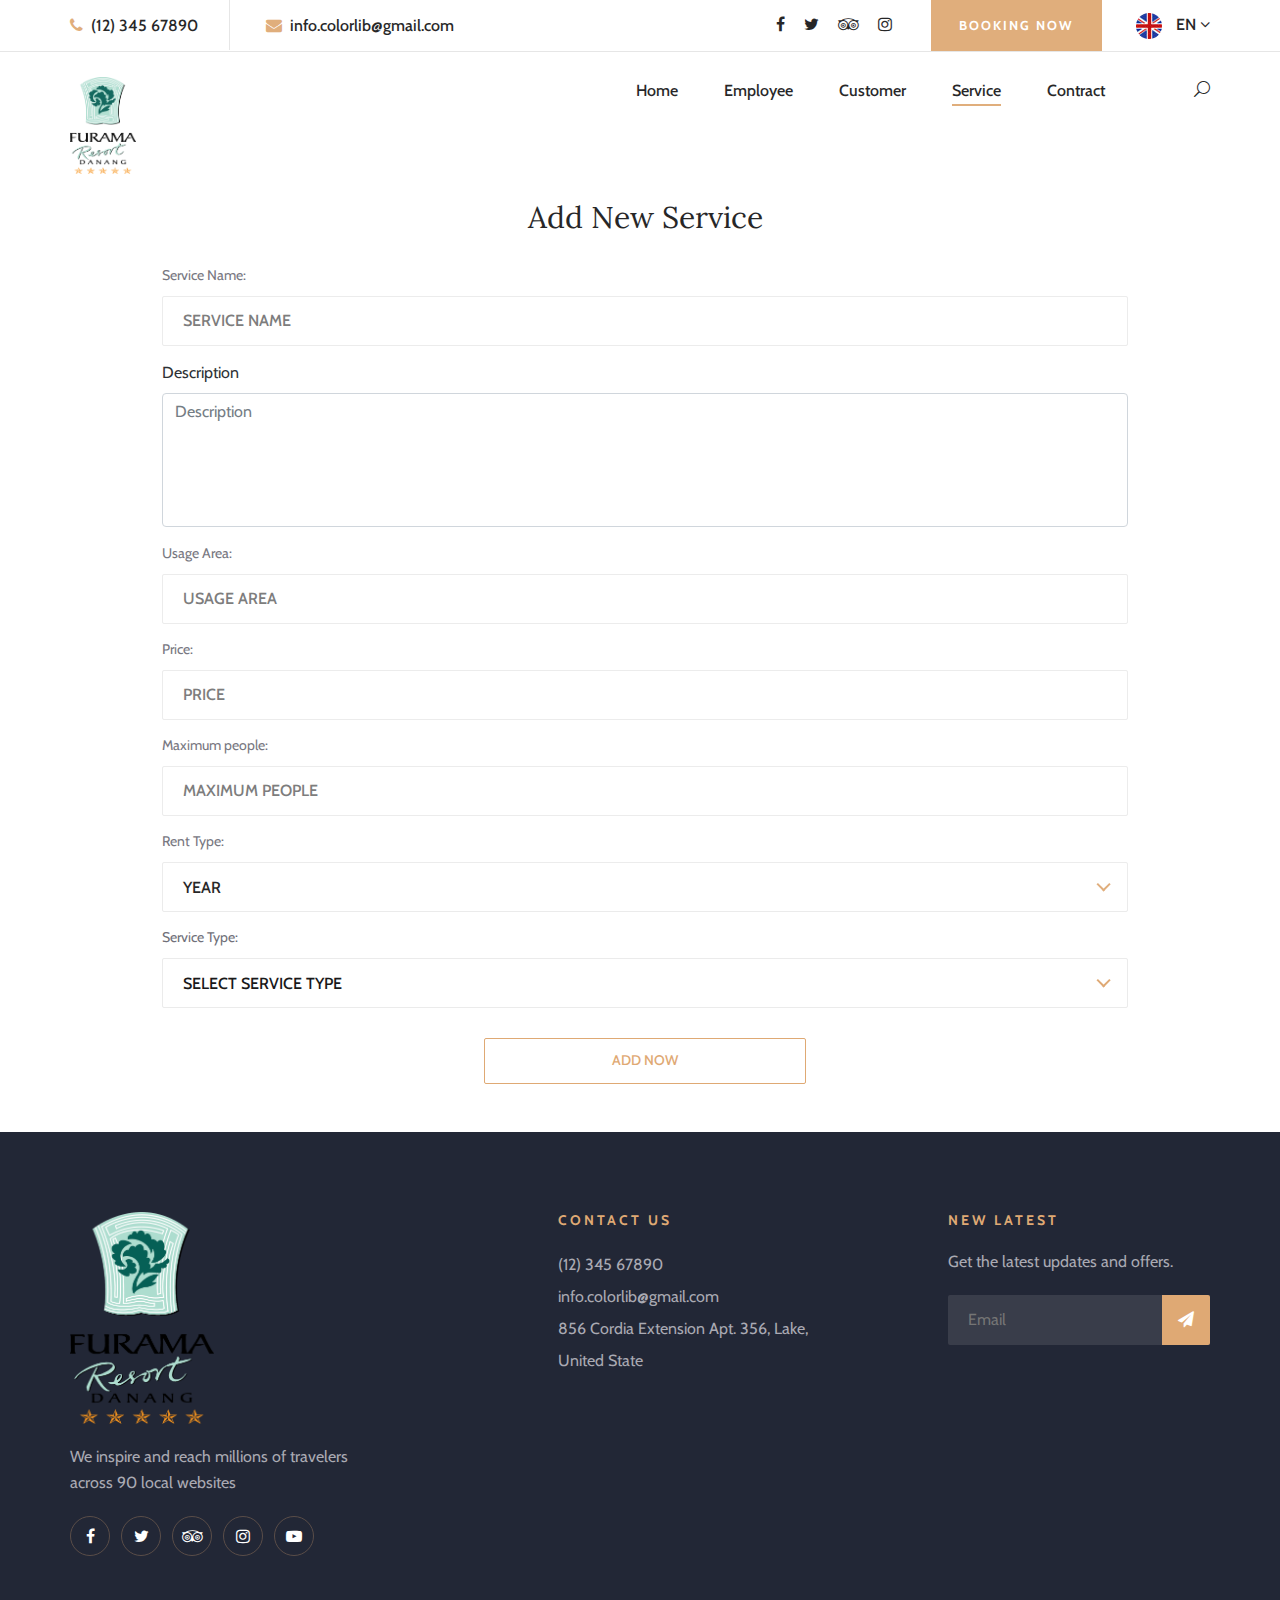
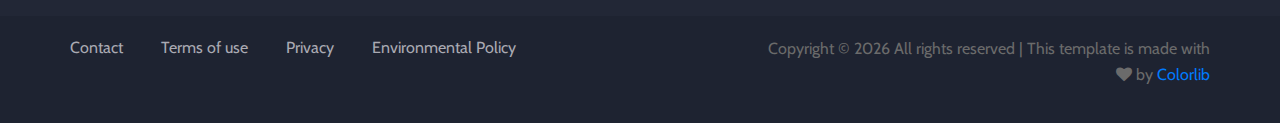
<file: add-service.html>
<!DOCTYPE html>
<html lang="zxx">
  <head>
    <meta charset="UTF-8" />
    <meta name="description" content="Furama Template" />
    <meta name="keywords" content="Furama, unica, creative, html" />
    <meta name="viewport" content="width=device-width, initial-scale=1.0" />
    <meta http-equiv="X-UA-Compatible" content="ie=edge" />
    <title>Furama | Template</title>

    <!-- Google Font -->
    <link
      href="https://fonts.googleapis.com/css?family=Lora:400,700&display=swap"
      rel="stylesheet"
    />
    <link
      href="https://fonts.googleapis.com/css?family=Cabin:400,500,600,700&display=swap"
      rel="stylesheet"
    />

    <!-- Css Styles -->
    <link rel="stylesheet" href="css/bootstrap.min.css" type="text/css" />
    <link rel="stylesheet" href="css/font-awesome.min.css" type="text/css" />
    <link rel="stylesheet" href="css/elegant-icons.css" type="text/css" />
    <link rel="stylesheet" href="css/flaticon.css" type="text/css" />
    <link rel="stylesheet" href="css/owl.carousel.min.css" type="text/css" />
    <link rel="stylesheet" href="css/nice-select.css" type="text/css" />
    <link rel="stylesheet" href="css/jquery-ui.min.css" type="text/css" />
    <link rel="stylesheet" href="css/magnific-popup.css" type="text/css" />
    <link rel="stylesheet" href="css/slicknav.min.css" type="text/css" />
    <link rel="stylesheet" href="css/style.css" type="text/css" />
  </head>

  <body>
    <!-- Page Preloder -->
    <div id="preloder">
      <div class="loader"></div>
    </div>

    <!-- Offcanvas Menu Section Begin -->
    <div class="offcanvas-menu-overlay"></div>
    <div class="canvas-open">
      <i class="icon_menu"></i>
    </div>
    <div class="offcanvas-menu-wrapper">
      <div class="canvas-close">
        <i class="icon_close"></i>
      </div>
      <div class="search-icon search-switch">
        <i class="icon_search"></i>
      </div>
      <div class="header-configure-area">
        <div class="language-option">
          <img src="img/flag.jpg" alt="" />
          <span>EN <i class="fa fa-angle-down"></i></span>
          <div class="flag-dropdown">
            <ul>
              <li><a href="#">Zi</a></li>
              <li><a href="#">Fr</a></li>
            </ul>
          </div>
        </div>
        <a href="#" class="bk-btn">Booking Now</a>
      </div>
      <nav class="mainmenu mobile-menu">
        <ul>
          <li class="active"><a href="./index.html">Home</a></li>
          <li><a href="./rooms.html">Rooms</a></li>
          <li><a href="./about-us.html">About Us</a></li>
          <li>
            <a href="./pages.html">Pages</a>
            <ul class="dropdown">
              <li><a href="./room-details.html">Room Details</a></li>
              <li><a href="./blog-details.html">Blog Details</a></li>
              <li><a href="#">Family Room</a></li>
              <li><a href="#">Premium Room</a></li>
            </ul>
          </li>
          <li><a href="./blog.html">News</a></li>
          <li><a href="./contact.html">Contact</a></li>
        </ul>
      </nav>
      <div id="mobile-menu-wrap"></div>
      <div class="top-social">
        <a href="#"><i class="fa fa-facebook"></i></a>
        <a href="#"><i class="fa fa-twitter"></i></a>
        <a href="#"><i class="fa fa-tripadvisor"></i></a>
        <a href="#"><i class="fa fa-instagram"></i></a>
      </div>
      <ul class="top-widget">
        <li><i class="fa fa-phone"></i> (12) 345 67890</li>
        <li><i class="fa fa-envelope"></i> info.colorlib@gmail.com</li>
      </ul>
    </div>
    <!-- Offcanvas Menu Section End -->

    <!-- Header Section Begin -->
    <header class="header-section">
      <div class="top-nav">
        <div class="container">
          <div class="row">
            <div class="col-lg-6">
              <ul class="tn-left">
                <li><i class="fa fa-phone"></i> (12) 345 67890</li>
                <li><i class="fa fa-envelope"></i> info.colorlib@gmail.com</li>
              </ul>
            </div>
            <div class="col-lg-6">
              <div class="tn-right">
                <div class="top-social">
                  <a href="#"><i class="fa fa-facebook"></i></a>
                  <a href="#"><i class="fa fa-twitter"></i></a>
                  <a href="#"><i class="fa fa-tripadvisor"></i></a>
                  <a href="#"><i class="fa fa-instagram"></i></a>
                </div>
                <a href="#" class="bk-btn">Booking Now</a>
                <div class="language-option">
                  <img src="img/flag.jpg" alt="" />
                  <span>EN <i class="fa fa-angle-down"></i></span>
                  <div class="flag-dropdown">
                    <ul>
                      <li><a href="#">Zi</a></li>
                      <li><a href="#">Fr</a></li>
                    </ul>
                  </div>
                </div>
              </div>
            </div>
          </div>
        </div>
      </div>
      <div class="menu-item">
        <div class="container">
          <div class="row">
            <div class="col-lg-2">
              <div class="logo">
                <a href="./index.html">
                  <img src="img/logo.png" width="40%" alt="" />
                </a>
              </div>
            </div>
            <div class="col-lg-10">
              <div class="nav-menu">
                <nav class="mainmenu">
                  <ul>
                    <li><a href="./index.html">Home</a></li>
                    <li><a href="./employee.html">Employee</a></li>
                    <li><a href="./customer.html">Customer</a></li>
                    <li class="active">
                      <a href="./service.html">Service</a>
                      <ul class="dropdown">
                        <li><a href="./villa-details.html">Villa</a></li>
                        <li><a href="./house-details.html">House</a></li>
                        <li><a href="./room-details.html">Room</a></li>
                      </ul>
                    </li>
                    <li><a href="./contract.html">Contract</a></li>
                  </ul>
                </nav>
                <div class="nav-right search-switch">
                  <i class="icon_search"></i>
                </div>
              </div>
            </div>
          </div>
        </div>
      </div>
    </header>
    <!-- Header End -->

    <section class="add-service" id="add-service__section">
      <div class="mb-5 col-lg-10 mx-auto">
        <div class="room-booking">
          <h3 class="text-center">Add New Service</h3>

          <form action="#!">
            <div class="check-date">
              <label for="service-name">Service Name:</label>
              <input type="text" id="service-name" placeholder="Service Name" />
            </div>
            <div class="form-group">
              <label for="description">Description</label>
              <textarea
                class="form-control"
                id="description"
                rows="5"
                style="resize: none"
                placeholder="Description"
              ></textarea>
            </div>

            <div class="check-date">
              <label for="usage area">Usage Area:</label>
              <input type="text" id="usage area" placeholder="Usage area" />
            </div>
            <div class="check-date">
              <label for="price">Price:</label>
              <input type="text" id="price" placeholder="price" />
            </div>
            <div class="check-date">
              <label for="maximum-people">Maximum people:</label>
              <input
                type="text"
                id="maximum-people"
                placeholder="Maximum people"
              />
            </div>

            <div class="select-option">
              <label for="rent-type">Rent Type:</label>
              <select id="rent-type">
                <option value="">Year</option>
                <option value="">Month</option>
                <option value="">Day</option>
              </select>
            </div>
            <div class="select-option">
              <label for="service-type">Service Type:</label>
              <select id="service-type" onchange="toggleFields()">
                <option value="">Select service type</option>
                <option value="villa">Villa</option>
                <option value="house">House</option>
                <option value="room">Room</option>
              </select>
            </div>

            <div class="form-row" id="room-standard-row" style="display: none">
              <div class="form-group col-md-4">
                <label for="room-standard"
                  >Room standard (villa - house):</label
                >
                <input
                  type="text"
                  class="form-control"
                  id="room-standard"
                  placeholder="Room Standard"
                />
              </div>
              <div class="form-group col-md-4">
                <label for="other-amenities"
                  >Other amenities (villa - house):</label
                >
                <input
                  type="text"
                  class="form-control"
                  id="other-amenities"
                  placeholder="Other Amenities"
                />
              </div>
              <div class="form-group col-md-4">
                <label for="floors-number"
                  >Number of floors (villa - house):</label
                >
                <input
                  type="text"
                  class="form-control"
                  id="floors-number"
                  placeholder="Number of floors"
                />
              </div>
            </div>

            <div class="form-row" id="pool-area-row">
              <label for="pool-area">Pool area (villa): </label>
              <input
                type="text"
                class="form-control"
                id="pool-area"
                placeholder="Pool Area"
              />
            </div>

            <div class="form-row" id="free-service-row">
              <label for="free-service">Free service included (room): </label>
              <input
                type="text"
                class="form-control"
                id="free-service"
                placeholder="Free service included"
              />
            </div>

            <button class="col-md-4 mx-auto btn btn-info" type="submit">
              Add now
            </button>
          </form>
        </div>
      </div>
    </section>
    <!-- Room Details Section End -->

    <!-- Footer Section Begin -->
    <footer class="footer-section">
      <div class="container">
        <div class="footer-text">
          <div class="row">
            <div class="col-lg-4">
              <div class="ft-about">
                <div class="logo">
                  <a href="#">
                    <img src="img/logo.png" width="40%" alt="" />
                  </a>
                </div>
                <p>
                  We inspire and reach millions of travelers<br />
                  across 90 local websites
                </p>
                <div class="fa-social">
                  <a href="#"><i class="fa fa-facebook"></i></a>
                  <a href="#"><i class="fa fa-twitter"></i></a>
                  <a href="#"><i class="fa fa-tripadvisor"></i></a>
                  <a href="#"><i class="fa fa-instagram"></i></a>
                  <a href="#"><i class="fa fa-youtube-play"></i></a>
                </div>
              </div>
            </div>
            <div class="col-lg-3 offset-lg-1">
              <div class="ft-contact">
                <h6>Contact Us</h6>
                <ul>
                  <li>(12) 345 67890</li>
                  <li>info.colorlib@gmail.com</li>
                  <li>856 Cordia Extension Apt. 356, Lake, United State</li>
                </ul>
              </div>
            </div>
            <div class="col-lg-3 offset-lg-1">
              <div class="ft-newslatter">
                <h6>New latest</h6>
                <p>Get the latest updates and offers.</p>
                <form action="#" class="fn-form">
                  <input type="text" placeholder="Email" />
                  <button type="submit"><i class="fa fa-send"></i></button>
                </form>
              </div>
            </div>
          </div>
        </div>
      </div>
      <div class="copyright-option">
        <div class="container">
          <div class="row">
            <div class="col-lg-7">
              <ul>
                <li><a href="#">Contact</a></li>
                <li><a href="#">Terms of use</a></li>
                <li><a href="#">Privacy</a></li>
                <li><a href="#">Environmental Policy</a></li>
              </ul>
            </div>
            <div class="col-lg-5">
              <div class="co-text">
                <p>
                  <!-- Link back to Colorlib can't be removed. Template is licensed under CC BY 3.0. -->
                  Copyright &copy;
                  <script>
                    document.write(new Date().getFullYear());
                  </script>
                  All rights reserved | This template is made with
                  <i class="fa fa-heart" aria-hidden="true"></i> by
                  <a href="https://colorlib.com" target="_blank">Colorlib</a>
                  <!-- Link back to Colorlib can't be removed. Template is licensed under CC BY 3.0. -->
                </p>
              </div>
            </div>
          </div>
        </div>
      </div>
    </footer>
    <!-- Footer Section End -->

    <!-- Search model Begin -->
    <div class="search-model">
      <div class="h-100 d-flex align-items-center justify-content-center">
        <div class="search-close-switch"><i class="icon_close"></i></div>
        <form class="search-model-form">
          <input type="text" id="search-input" placeholder="Search here....." />
        </form>
      </div>
    </div>
    <!-- Search model end -->

    <script>
      function toggleFields() {
        let serviceType = document.getElementById("service-type").value;

        // Show/hide Pool area based on selected service type
        let poolAreaRow = document.getElementById("pool-area-row");
        if (serviceType === "villa") {
          poolAreaRow.style.display = "block";
        } else {
          poolAreaRow.style.display = "none";
        }

        // Show/hide Free service based on selected service type
        let freeServiceRow = document.getElementById("free-service-row");
        if (serviceType === "room") {
          freeServiceRow.style.display = "block";
        } else {
          freeServiceRow.style.display = "none";
        }

        let roomStandardRow = document.getElementById("room-standard-row");
        if (serviceType === "villa" || serviceType === "house") {
          roomStandardRow.style.display = "flex";
        } else {
          roomStandardRow.style.display = "none";
        }
      }
    </script>

    <!-- Js Plugins -->
    <script src="js/jquery-3.3.1.min.js"></script>
    <script src="js/bootstrap.min.js"></script>
    <script src="js/jquery.magnific-popup.min.js"></script>
    <script src="js/jquery.nice-select.min.js"></script>
    <script src="js/jquery-ui.min.js"></script>
    <script src="js/jquery.slicknav.js"></script>
    <script src="js/owl.carousel.min.js"></script>
    <script src="js/main.js"></script>
  </body>
</html>
</file>
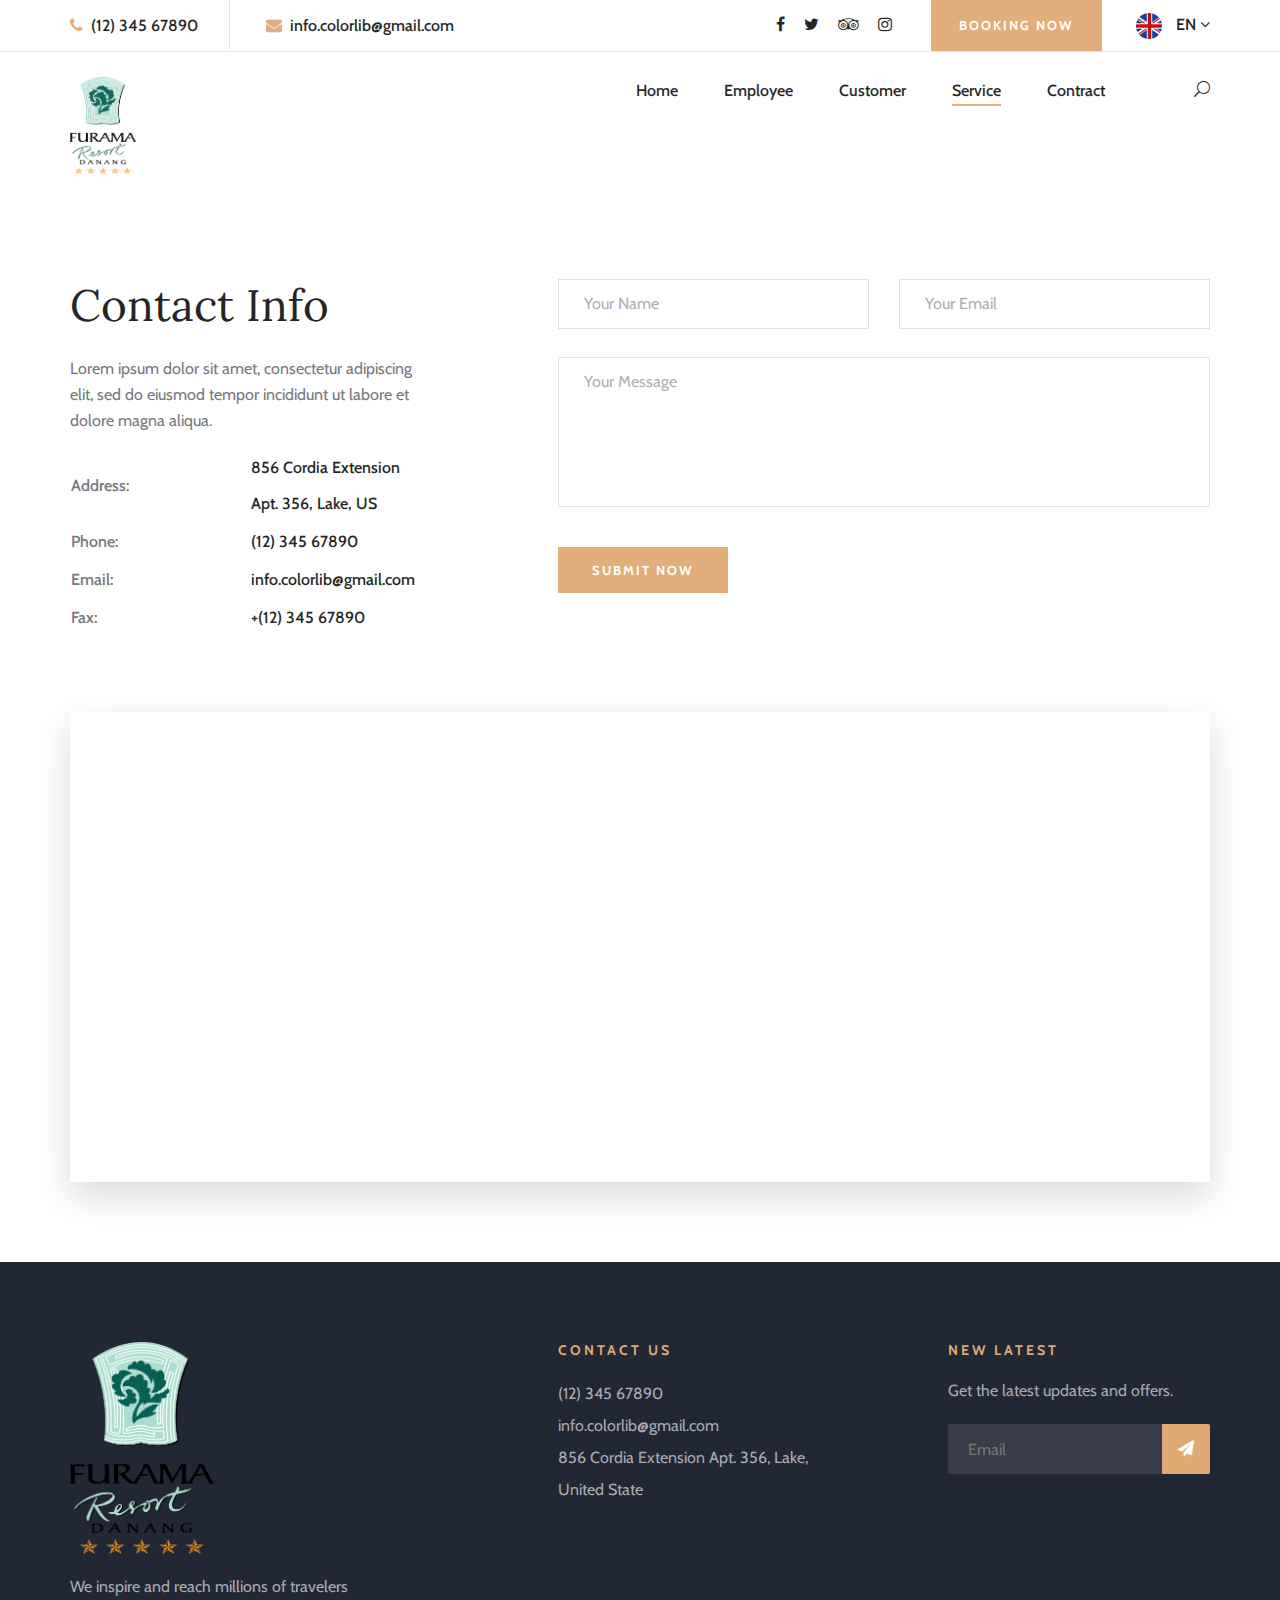
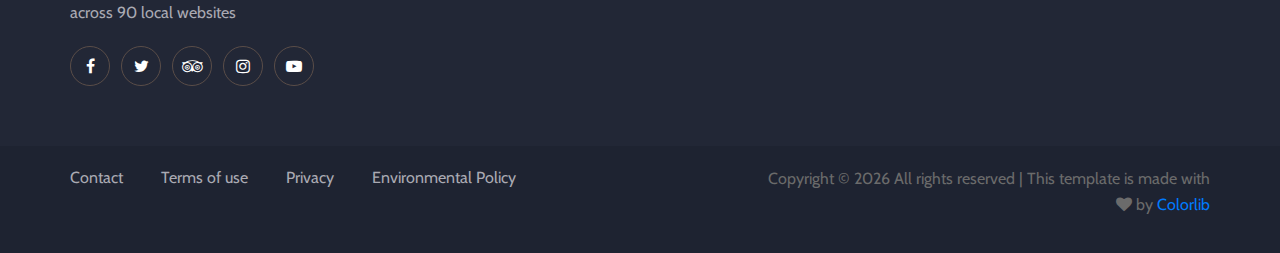
<file: contact.html>
<!DOCTYPE html>
<html lang="zxx">
  <head>
    <meta charset="UTF-8" />
    <meta name="description" content="Furama Template" />
    <meta name="keywords" content="Furama, unica, creative, html" />
    <meta name="viewport" content="width=device-width, initial-scale=1.0" />
    <meta http-equiv="X-UA-Compatible" content="ie=edge" />
    <title>Furama | Template</title>

    <!-- Google Font -->
    <link
      href="https://fonts.googleapis.com/css?family=Lora:400,700&display=swap"
      rel="stylesheet"
    />
    <link
      href="https://fonts.googleapis.com/css?family=Cabin:400,500,600,700&display=swap"
      rel="stylesheet"
    />

    <!-- Css Styles -->
    <link rel="stylesheet" href="css/bootstrap.min.css" type="text/css" />
    <link rel="stylesheet" href="css/font-awesome.min.css" type="text/css" />
    <link rel="stylesheet" href="css/elegant-icons.css" type="text/css" />
    <link rel="stylesheet" href="css/flaticon.css" type="text/css" />
    <link rel="stylesheet" href="css/owl.carousel.min.css" type="text/css" />
    <link rel="stylesheet" href="css/nice-select.css" type="text/css" />
    <link rel="stylesheet" href="css/jquery-ui.min.css" type="text/css" />
    <link rel="stylesheet" href="css/magnific-popup.css" type="text/css" />
    <link rel="stylesheet" href="css/slicknav.min.css" type="text/css" />
    <link rel="stylesheet" href="css/style.css" type="text/css" />
  </head>

  <body>
    <!-- Page Preloder -->
    <div id="preloder">
      <div class="loader"></div>
    </div>

    <!-- Offcanvas Menu Section Begin -->
    <div class="offcanvas-menu-overlay"></div>
    <div class="canvas-open">
      <i class="icon_menu"></i>
    </div>
    <div class="offcanvas-menu-wrapper">
      <div class="canvas-close">
        <i class="icon_close"></i>
      </div>
      <div class="search-icon search-switch">
        <i class="icon_search"></i>
      </div>
      <div class="header-configure-area">
        <div class="language-option">
          <img src="img/flag.jpg" alt="" />
          <span>EN <i class="fa fa-angle-down"></i></span>
          <div class="flag-dropdown">
            <ul>
              <li><a href="#">Zi</a></li>
              <li><a href="#">Fr</a></li>
            </ul>
          </div>
        </div>
        <a href="#" class="bk-btn">Booking Now</a>
      </div>
      <nav class="mainmenu mobile-menu">
        <ul>
          <li class="active"><a href="./index.html">Home</a></li>
          <li><a href="./rooms.html">Rooms</a></li>
          <li><a href="./about-us.html">About Us</a></li>
          <li>
            <a href="./pages.html">Pages</a>
            <ul class="dropdown">
              <li><a href="./room-details.html">Room Details</a></li>
              <li><a href="./blog-details.html">Blog Details</a></li>
              <li><a href="#">Family Room</a></li>
              <li><a href="#">Premium Room</a></li>
            </ul>
          </li>
          <li><a href="./blog.html">News</a></li>
          <li><a href="./contact.html">Contact</a></li>
        </ul>
      </nav>
      <div id="mobile-menu-wrap"></div>
      <div class="top-social">
        <a href="#"><i class="fa fa-facebook"></i></a>
        <a href="#"><i class="fa fa-twitter"></i></a>
        <a href="#"><i class="fa fa-tripadvisor"></i></a>
        <a href="#"><i class="fa fa-instagram"></i></a>
      </div>
      <ul class="top-widget">
        <li><i class="fa fa-phone"></i> (12) 345 67890</li>
        <li><i class="fa fa-envelope"></i> info.colorlib@gmail.com</li>
      </ul>
    </div>
    <!-- Offcanvas Menu Section End -->

    <!-- Header Section Begin -->
    <header class="header-section">
      <div class="top-nav">
        <div class="container">
          <div class="row">
            <div class="col-lg-6">
              <ul class="tn-left">
                <li><i class="fa fa-phone"></i> (12) 345 67890</li>
                <li><i class="fa fa-envelope"></i> info.colorlib@gmail.com</li>
              </ul>
            </div>
            <div class="col-lg-6">
              <div class="tn-right">
                <div class="top-social">
                  <a href="#"><i class="fa fa-facebook"></i></a>
                  <a href="#"><i class="fa fa-twitter"></i></a>
                  <a href="#"><i class="fa fa-tripadvisor"></i></a>
                  <a href="#"><i class="fa fa-instagram"></i></a>
                </div>
                <a href="#" class="bk-btn">Booking Now</a>
                <div class="language-option">
                  <img src="img/flag.jpg" alt="" />
                  <span>EN <i class="fa fa-angle-down"></i></span>
                  <div class="flag-dropdown">
                    <ul>
                      <li><a href="#">Zi</a></li>
                      <li><a href="#">Fr</a></li>
                    </ul>
                  </div>
                </div>
              </div>
            </div>
          </div>
        </div>
      </div>
      <div class="menu-item">
        <div class="container">
          <div class="row">
            <div class="col-lg-2">
              <div class="logo">
                <a href="./index.html">
                  <img src="img/logo.png" width="40%" alt="" />
                </a>
              </div>
            </div>
            <div class="col-lg-10">
              <div class="nav-menu">
                <nav class="mainmenu">
                  <ul>
                    <li><a href="./index.html">Home</a></li>
                    <li><a href="./employee.html">Employee</a></li>
                    <li><a href="./customer.html">Customer</a></li>
                    <li class="active">
                      <a href="./service.html">Service</a>
                      <ul class="dropdown">
                        <li><a href="./villa-details.html">Villa</a></li>
                        <li><a href="./house-details.html">House</a></li>
                        <li><a href="./room-details.html">Room</a></li>
                      </ul>
                    </li>
                    <li><a href="./contract.html">Contract</a></li>
                  </ul>
                </nav>
                <div class="nav-right search-switch">
                  <i class="icon_search"></i>
                </div>
              </div>
            </div>
          </div>
        </div>
      </div>
    </header>
    <!-- Header End -->

    <!-- Contact Section Begin -->
    <section class="contact-section spad">
      <div class="container">
        <div class="row">
          <div class="col-lg-4">
            <div class="contact-text">
              <h2>Contact Info</h2>
              <p>
                Lorem ipsum dolor sit amet, consectetur adipiscing elit, sed do
                eiusmod tempor incididunt ut labore et dolore magna aliqua.
              </p>
              <table>
                <tbody>
                  <tr>
                    <td class="c-o">Address:</td>
                    <td>856 Cordia Extension Apt. 356, Lake, US</td>
                  </tr>
                  <tr>
                    <td class="c-o">Phone:</td>
                    <td>(12) 345 67890</td>
                  </tr>
                  <tr>
                    <td class="c-o">Email:</td>
                    <td>info.colorlib@gmail.com</td>
                  </tr>
                  <tr>
                    <td class="c-o">Fax:</td>
                    <td>+(12) 345 67890</td>
                  </tr>
                </tbody>
              </table>
            </div>
          </div>
          <div class="col-lg-7 offset-lg-1">
            <form action="#" class="cusomer-form">
              <div class="row">
                <div class="col-lg-6">
                  <input type="text" placeholder="Your Name" />
                </div>
                <div class="col-lg-6">
                  <input type="text" placeholder="Your Email" />
                </div>
                <div class="col-lg-12">
                  <textarea placeholder="Your Message"></textarea>
                  <button type="submit">Submit Now</button>
                </div>
              </div>
            </form>
          </div>
        </div>
        <div class="map">
          <iframe
            src="https://www.google.com/maps/embed?pb=!1m18!1m12!1m3!1d3022.0606825994123!2d-72.8735845851828!3d40.760690042573295!2m3!1f0!2f0!3f0!3m2!1i1024!2i768!4f13.1!3m3!1m2!1s0x89e85b24c9274c91%3A0xf310d41b791bcb71!2sWilliam%20Floyd%20Pkwy%2C%20Mastic%20Beach%2C%20NY%2C%20USA!5e0!3m2!1sen!2sbd!4v1578582744646!5m2!1sen!2sbd"
            height="470"
            style="border: 0"
            allowfullscreen=""
          ></iframe>
        </div>
      </div>
    </section>
    <!-- Contact Section End -->

    <!-- Footer Section Begin -->
    <footer class="footer-section">
      <div class="container">
        <div class="footer-text">
          <div class="row">
            <div class="col-lg-4">
              <div class="ft-about">
                <div class="logo">
                  <a href="#">
                    <img src="img/logo.png" width="40%" alt="" />
                  </a>
                </div>
                <p>
                  We inspire and reach millions of travelers<br />
                  across 90 local websites
                </p>
                <div class="fa-social">
                  <a href="#"><i class="fa fa-facebook"></i></a>
                  <a href="#"><i class="fa fa-twitter"></i></a>
                  <a href="#"><i class="fa fa-tripadvisor"></i></a>
                  <a href="#"><i class="fa fa-instagram"></i></a>
                  <a href="#"><i class="fa fa-youtube-play"></i></a>
                </div>
              </div>
            </div>
            <div class="col-lg-3 offset-lg-1">
              <div class="ft-contact">
                <h6>Contact Us</h6>
                <ul>
                  <li>(12) 345 67890</li>
                  <li>info.colorlib@gmail.com</li>
                  <li>856 Cordia Extension Apt. 356, Lake, United State</li>
                </ul>
              </div>
            </div>
            <div class="col-lg-3 offset-lg-1">
              <div class="ft-newslatter">
                <h6>New latest</h6>
                <p>Get the latest updates and offers.</p>
                <form action="#" class="fn-form">
                  <input type="text" placeholder="Email" />
                  <button type="submit"><i class="fa fa-send"></i></button>
                </form>
              </div>
            </div>
          </div>
        </div>
      </div>
      <div class="copyright-option">
        <div class="container">
          <div class="row">
            <div class="col-lg-7">
              <ul>
                <li><a href="#">Contact</a></li>
                <li><a href="#">Terms of use</a></li>
                <li><a href="#">Privacy</a></li>
                <li><a href="#">Environmental Policy</a></li>
              </ul>
            </div>
            <div class="col-lg-5">
              <div class="co-text">
                <p>
                  <!-- Link back to Colorlib can't be removed. Template is licensed under CC BY 3.0. -->
                  Copyright &copy;
                  <script>
                    document.write(new Date().getFullYear());
                  </script>
                  All rights reserved | This template is made with
                  <i class="fa fa-heart" aria-hidden="true"></i> by
                  <a href="https://colorlib.com" target="_blank">Colorlib</a>
                  <!-- Link back to Colorlib can't be removed. Template is licensed under CC BY 3.0. -->
                </p>
              </div>
            </div>
          </div>
        </div>
      </div>
    </footer>
    <!-- Footer Section End -->

    <!-- Search model Begin -->
    <div class="search-model">
      <div class="h-100 d-flex align-items-center justify-content-center">
        <div class="search-close-switch"><i class="icon_close"></i></div>
        <form class="search-model-form">
          <input type="text" id="search-input" placeholder="Search here....." />
        </form>
      </div>
    </div>
    <!-- Search model end -->

    <!-- Js Plugins -->
    <script src="js/jquery-3.3.1.min.js"></script>
    <script src="js/bootstrap.min.js"></script>
    <script src="js/jquery.magnific-popup.min.js"></script>
    <script src="js/jquery.nice-select.min.js"></script>
    <script src="js/jquery-ui.min.js"></script>
    <script src="js/jquery.slicknav.js"></script>
    <script src="js/owl.carousel.min.js"></script>
    <script src="js/main.js"></script>
  </body>
</html>
</file>
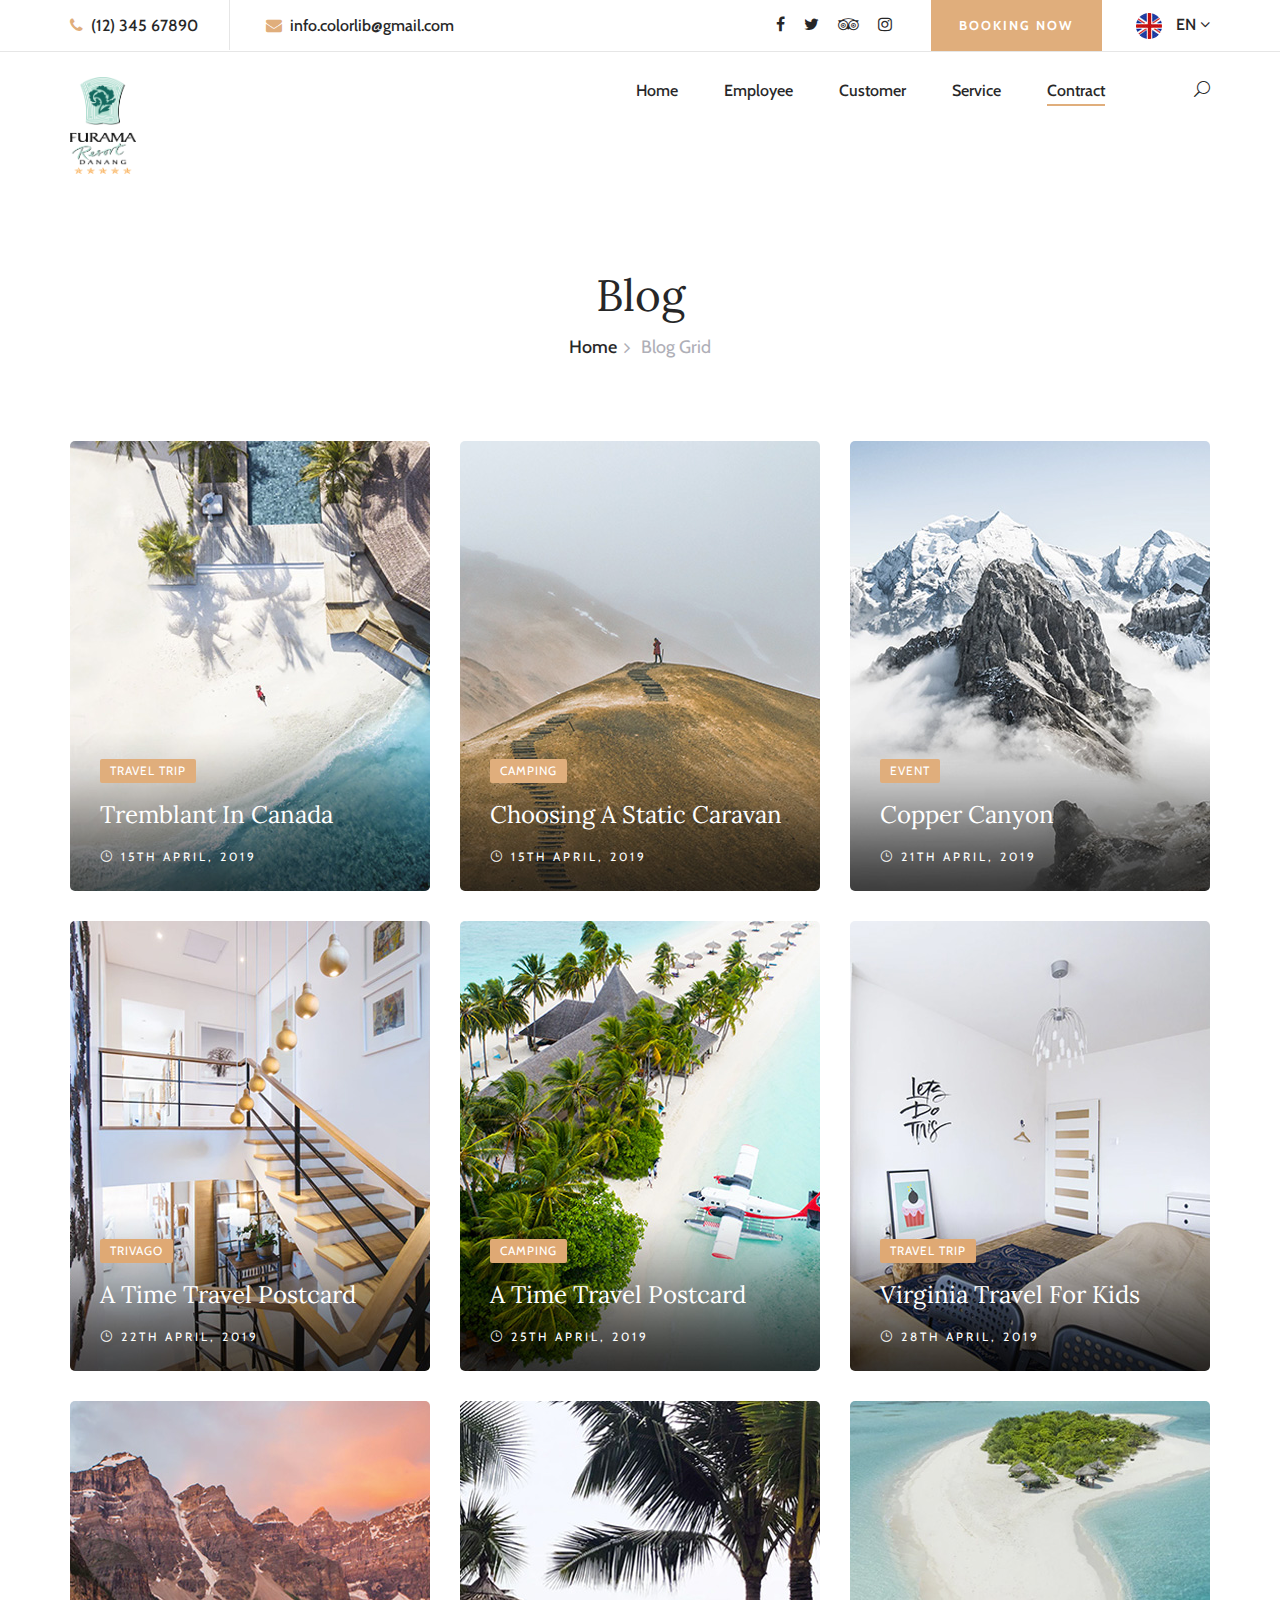
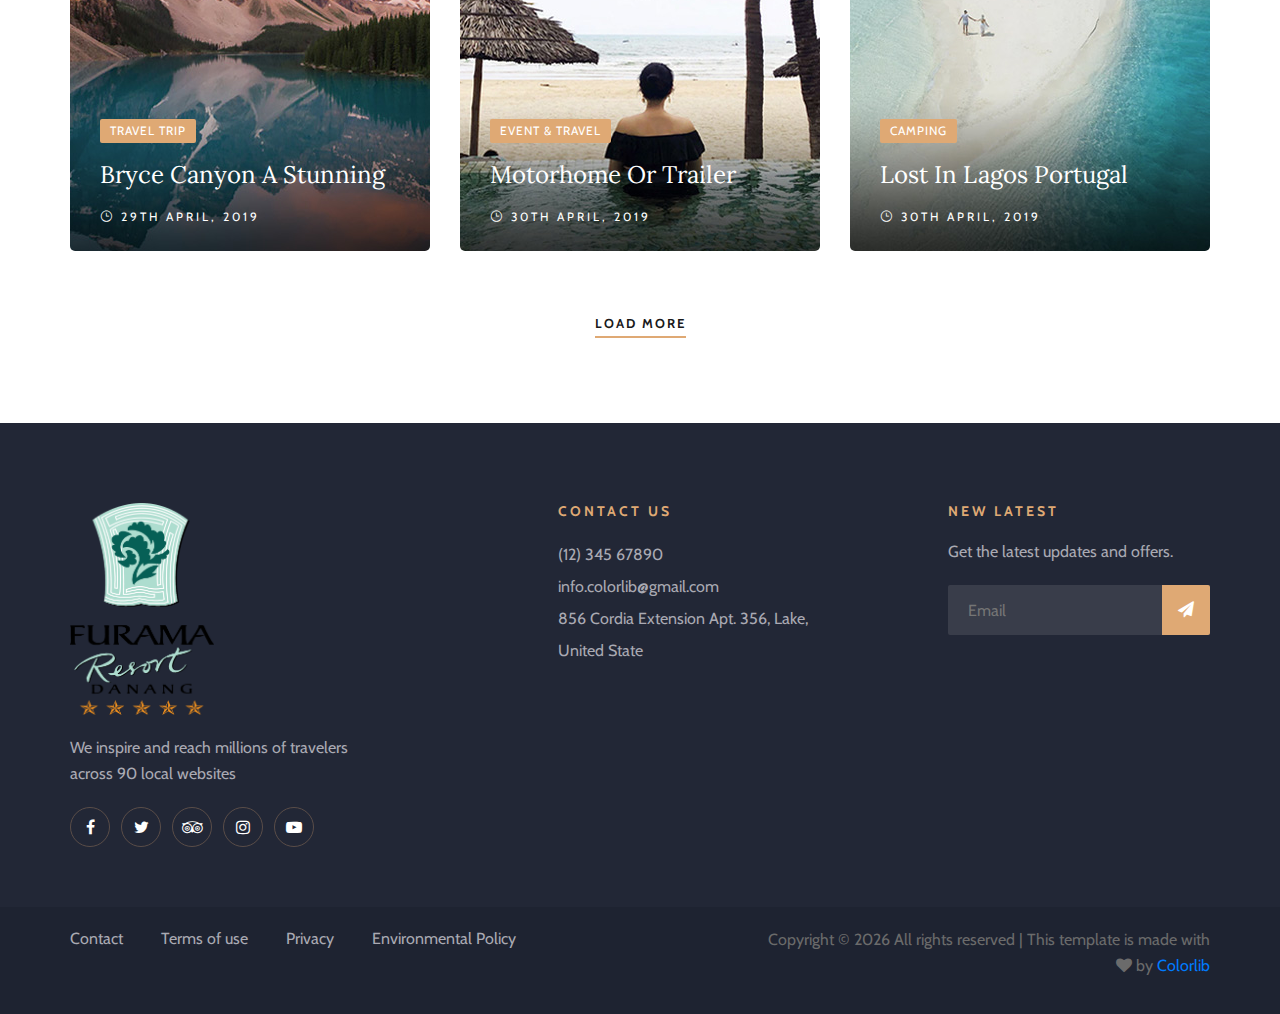
<file: contract.html>
<!DOCTYPE html>
<html lang="zxx">
  <head>
    <meta charset="UTF-8" />
    <meta name="description" content="Furama Template" />
    <meta name="keywords" content="Furama, unica, creative, html" />
    <meta name="viewport" content="width=device-width, initial-scale=1.0" />
    <meta http-equiv="X-UA-Compatible" content="ie=edge" />
    <title>Furama | Template</title>

    <!-- Google Font -->
    <link
      href="https://fonts.googleapis.com/css?family=Lora:400,700&display=swap"
      rel="stylesheet"
    />
    <link
      href="https://fonts.googleapis.com/css?family=Cabin:400,500,600,700&display=swap"
      rel="stylesheet"
    />

    <!-- Css Styles -->
    <link rel="stylesheet" href="css/bootstrap.min.css" type="text/css" />
    <link rel="stylesheet" href="css/font-awesome.min.css" type="text/css" />
    <link rel="stylesheet" href="css/elegant-icons.css" type="text/css" />
    <link rel="stylesheet" href="css/flaticon.css" type="text/css" />
    <link rel="stylesheet" href="css/owl.carousel.min.css" type="text/css" />
    <link rel="stylesheet" href="css/nice-select.css" type="text/css" />
    <link rel="stylesheet" href="css/jquery-ui.min.css" type="text/css" />
    <link rel="stylesheet" href="css/magnific-popup.css" type="text/css" />
    <link rel="stylesheet" href="css/slicknav.min.css" type="text/css" />
    <link rel="stylesheet" href="css/style.css" type="text/css" />
  </head>

  <body>
    <!-- Page Preloder -->
    <div id="preloder">
      <div class="loader"></div>
    </div>

    <!-- Offcanvas Menu Section Begin -->
    <div class="offcanvas-menu-overlay"></div>
    <div class="canvas-open">
      <i class="icon_menu"></i>
    </div>
    <div class="offcanvas-menu-wrapper">
      <div class="canvas-close">
        <i class="icon_close"></i>
      </div>
      <div class="search-icon search-switch">
        <i class="icon_search"></i>
      </div>
      <div class="header-configure-area">
        <div class="language-option">
          <img src="img/flag.jpg" alt="" />
          <span>EN <i class="fa fa-angle-down"></i></span>
          <div class="flag-dropdown">
            <ul>
              <li><a href="#">Zi</a></li>
              <li><a href="#">Fr</a></li>
            </ul>
          </div>
        </div>
        <a href="#" class="bk-btn">Booking Now</a>
      </div>
      <nav class="mainmenu mobile-menu">
        <ul>
          <li class="active"><a href="./index.html">Home</a></li>
          <li><a href="./rooms.html">Rooms</a></li>
          <li><a href="./about-us.html">About Us</a></li>
          <li>
            <a href="./pages.html">Pages</a>
            <ul class="dropdown">
              <li><a href="./room-details.html">Room Details</a></li>
              <li><a href="./blog-details.html">Blog Details</a></li>
              <li><a href="#">Family Room</a></li>
              <li><a href="#">Premium Room</a></li>
            </ul>
          </li>
          <li><a href="./blog.html">News</a></li>
          <li><a href="./contact.html">Contact</a></li>
        </ul>
      </nav>
      <div id="mobile-menu-wrap"></div>
      <div class="top-social">
        <a href="#"><i class="fa fa-facebook"></i></a>
        <a href="#"><i class="fa fa-twitter"></i></a>
        <a href="#"><i class="fa fa-tripadvisor"></i></a>
        <a href="#"><i class="fa fa-instagram"></i></a>
      </div>
      <ul class="top-widget">
        <li><i class="fa fa-phone"></i> (12) 345 67890</li>
        <li><i class="fa fa-envelope"></i> info.colorlib@gmail.com</li>
      </ul>
    </div>
    <!-- Offcanvas Menu Section End -->

    <!-- Header Section Begin -->
    <header class="header-section">
      <div class="top-nav">
        <div class="container">
          <div class="row">
            <div class="col-lg-6">
              <ul class="tn-left">
                <li><i class="fa fa-phone"></i> (12) 345 67890</li>
                <li><i class="fa fa-envelope"></i> info.colorlib@gmail.com</li>
              </ul>
            </div>
            <div class="col-lg-6">
              <div class="tn-right">
                <div class="top-social">
                  <a href="#"><i class="fa fa-facebook"></i></a>
                  <a href="#"><i class="fa fa-twitter"></i></a>
                  <a href="#"><i class="fa fa-tripadvisor"></i></a>
                  <a href="#"><i class="fa fa-instagram"></i></a>
                </div>
                <a href="#" class="bk-btn">Booking Now</a>
                <div class="language-option">
                  <img src="img/flag.jpg" alt="" />
                  <span>EN <i class="fa fa-angle-down"></i></span>
                  <div class="flag-dropdown">
                    <ul>
                      <li><a href="#">Zi</a></li>
                      <li><a href="#">Fr</a></li>
                    </ul>
                  </div>
                </div>
              </div>
            </div>
          </div>
        </div>
      </div>
      <div class="menu-item">
        <div class="container">
          <div class="row">
            <div class="col-lg-2">
              <div class="logo">
                <a href="./index.html">
                  <img src="img/logo.png" width="40%" alt="" />
                </a>
              </div>
            </div>
            <div class="col-lg-10">
              <div class="nav-menu">
                <nav class="mainmenu">
                  <ul>
                    <li><a href="./index.html">Home</a></li>
                    <li><a href="./employee.html">Employee</a></li>
                    <li><a href="./customer.html">Customer</a></li>
                    <li>
                      <a href="./service.html">Service</a>
                      <ul class="dropdown">
                        <li><a href="./villa-details.html">Villa</a></li>
                        <li><a href="./house-details.html">House</a></li>
                        <li><a href="./room-details.html">Room</a></li>
                      </ul>
                    </li>
                    <li class="active">
                      <a href="./contract.html">Contract</a>
                    </li>
                  </ul>
                </nav>
                <div class="nav-right search-switch">
                  <i class="icon_search"></i>
                </div>
              </div>
            </div>
          </div>
        </div>
      </div>
    </header>
    <!-- Header End -->

    <!-- Breadcrumb Section Begin -->
    <div class="breadcrumb-section">
      <div class="container">
        <div class="row">
          <div class="col-lg-12">
            <div class="breadcrumb-text">
              <h2>Blog</h2>
              <div class="bt-option">
                <a href="./home.html">Home</a>
                <span>Blog Grid</span>
              </div>
            </div>
          </div>
        </div>
      </div>
    </div>
    <!-- Breadcrumb Section End -->

    <!-- Blog Section Begin -->
    <section class="blog-section blog-page spad">
      <div class="container">
        <div class="row">
          <div class="col-lg-4 col-md-6">
            <div class="blog-item set-bg" data-setbg="img/blog/blog-1.jpg">
              <div class="bi-text">
                <span class="b-tag">Travel Trip</span>
                <h4><a href="./blog-details.html">Tremblant In Canada</a></h4>
                <div class="b-time">
                  <i class="icon_clock_alt"></i> 15th April, 2019
                </div>
              </div>
            </div>
          </div>
          <div class="col-lg-4 col-md-6">
            <div class="blog-item set-bg" data-setbg="img/blog/blog-2.jpg">
              <div class="bi-text">
                <span class="b-tag">Camping</span>
                <h4>
                  <a href="./blog-details.html">Choosing A Static Caravan</a>
                </h4>
                <div class="b-time">
                  <i class="icon_clock_alt"></i> 15th April, 2019
                </div>
              </div>
            </div>
          </div>
          <div class="col-lg-4 col-md-6">
            <div class="blog-item set-bg" data-setbg="img/blog/blog-3.jpg">
              <div class="bi-text">
                <span class="b-tag">Event</span>
                <h4><a href="./blog-details.html">Copper Canyon</a></h4>
                <div class="b-time">
                  <i class="icon_clock_alt"></i> 21th April, 2019
                </div>
              </div>
            </div>
          </div>
          <div class="col-lg-4 col-md-6">
            <div class="blog-item set-bg" data-setbg="img/blog/blog-4.jpg">
              <div class="bi-text">
                <span class="b-tag">Trivago</span>
                <h4>
                  <a href="./blog-details.html">A Time Travel Postcard</a>
                </h4>
                <div class="b-time">
                  <i class="icon_clock_alt"></i> 22th April, 2019
                </div>
              </div>
            </div>
          </div>
          <div class="col-lg-4 col-md-6">
            <div class="blog-item set-bg" data-setbg="img/blog/blog-5.jpg">
              <div class="bi-text">
                <span class="b-tag">Camping</span>
                <h4>
                  <a href="./blog-details.html">A Time Travel Postcard</a>
                </h4>
                <div class="b-time">
                  <i class="icon_clock_alt"></i> 25th April, 2019
                </div>
              </div>
            </div>
          </div>
          <div class="col-lg-4 col-md-6">
            <div class="blog-item set-bg" data-setbg="img/blog/blog-6.jpg">
              <div class="bi-text">
                <span class="b-tag">Travel Trip</span>
                <h4>
                  <a href="./blog-details.html">Virginia Travel For Kids</a>
                </h4>
                <div class="b-time">
                  <i class="icon_clock_alt"></i> 28th April, 2019
                </div>
              </div>
            </div>
          </div>
          <div class="col-lg-4 col-md-6">
            <div class="blog-item set-bg" data-setbg="img/blog/blog-7.jpg">
              <div class="bi-text">
                <span class="b-tag">Travel Trip</span>
                <h4>
                  <a href="./blog-details.html">Bryce Canyon A Stunning</a>
                </h4>
                <div class="b-time">
                  <i class="icon_clock_alt"></i> 29th April, 2019
                </div>
              </div>
            </div>
          </div>
          <div class="col-lg-4 col-md-6">
            <div class="blog-item set-bg" data-setbg="img/blog/blog-8.jpg">
              <div class="bi-text">
                <span class="b-tag">Event & Travel</span>
                <h4><a href="./blog-details.html">Motorhome Or Trailer</a></h4>
                <div class="b-time">
                  <i class="icon_clock_alt"></i> 30th April, 2019
                </div>
              </div>
            </div>
          </div>
          <div class="col-lg-4 col-md-6">
            <div class="blog-item set-bg" data-setbg="img/blog/blog-9.jpg">
              <div class="bi-text">
                <span class="b-tag">Camping</span>
                <h4>
                  <a href="./blog-details.html">Lost In Lagos Portugal</a>
                </h4>
                <div class="b-time">
                  <i class="icon_clock_alt"></i> 30th April, 2019
                </div>
              </div>
            </div>
          </div>
          <div class="col-lg-12">
            <div class="load-more">
              <a href="#" class="primary-btn">Load More</a>
            </div>
          </div>
        </div>
      </div>
    </section>
    <!-- Blog Section End -->

    <!-- Footer Section Begin -->
    <footer class="footer-section">
      <div class="container">
        <div class="footer-text">
          <div class="row">
            <div class="col-lg-4">
              <div class="ft-about">
                <div class="logo">
                  <a href="#">
                    <img src="img/logo.png" width="40%" alt="" />
                  </a>
                </div>
                <p>
                  We inspire and reach millions of travelers<br />
                  across 90 local websites
                </p>
                <div class="fa-social">
                  <a href="#"><i class="fa fa-facebook"></i></a>
                  <a href="#"><i class="fa fa-twitter"></i></a>
                  <a href="#"><i class="fa fa-tripadvisor"></i></a>
                  <a href="#"><i class="fa fa-instagram"></i></a>
                  <a href="#"><i class="fa fa-youtube-play"></i></a>
                </div>
              </div>
            </div>
            <div class="col-lg-3 offset-lg-1">
              <div class="ft-contact">
                <h6>Contact Us</h6>
                <ul>
                  <li>(12) 345 67890</li>
                  <li>info.colorlib@gmail.com</li>
                  <li>856 Cordia Extension Apt. 356, Lake, United State</li>
                </ul>
              </div>
            </div>
            <div class="col-lg-3 offset-lg-1">
              <div class="ft-newslatter">
                <h6>New latest</h6>
                <p>Get the latest updates and offers.</p>
                <form action="#" class="fn-form">
                  <input type="text" placeholder="Email" />
                  <button type="submit"><i class="fa fa-send"></i></button>
                </form>
              </div>
            </div>
          </div>
        </div>
      </div>
      <div class="copyright-option">
        <div class="container">
          <div class="row">
            <div class="col-lg-7">
              <ul>
                <li><a href="#">Contact</a></li>
                <li><a href="#">Terms of use</a></li>
                <li><a href="#">Privacy</a></li>
                <li><a href="#">Environmental Policy</a></li>
              </ul>
            </div>
            <div class="col-lg-5">
              <div class="co-text">
                <p>
                  <!-- Link back to Colorlib can't be removed. Template is licensed under CC BY 3.0. -->
                  Copyright &copy;
                  <script>
                    document.write(new Date().getFullYear());
                  </script>
                  All rights reserved | This template is made with
                  <i class="fa fa-heart" aria-hidden="true"></i> by
                  <a href="https://colorlib.com" target="_blank">Colorlib</a>
                  <!-- Link back to Colorlib can't be removed. Template is licensed under CC BY 3.0. -->
                </p>
              </div>
            </div>
          </div>
        </div>
      </div>
    </footer>
    <!-- Footer Section End -->

    <!-- Search model Begin -->
    <div class="search-model">
      <div class="h-100 d-flex align-items-center justify-content-center">
        <div class="search-close-switch"><i class="icon_close"></i></div>
        <form class="search-model-form">
          <input type="text" id="search-input" placeholder="Search here....." />
        </form>
      </div>
    </div>
    <!-- Search model end -->

    <!-- Js Plugins -->
    <script src="js/jquery-3.3.1.min.js"></script>
    <script src="js/bootstrap.min.js"></script>
    <script src="js/jquery.magnific-popup.min.js"></script>
    <script src="js/jquery.nice-select.min.js"></script>
    <script src="js/jquery-ui.min.js"></script>
    <script src="js/jquery.slicknav.js"></script>
    <script src="js/owl.carousel.min.js"></script>
    <script src="js/main.js"></script>
  </body>
</html>
</file>
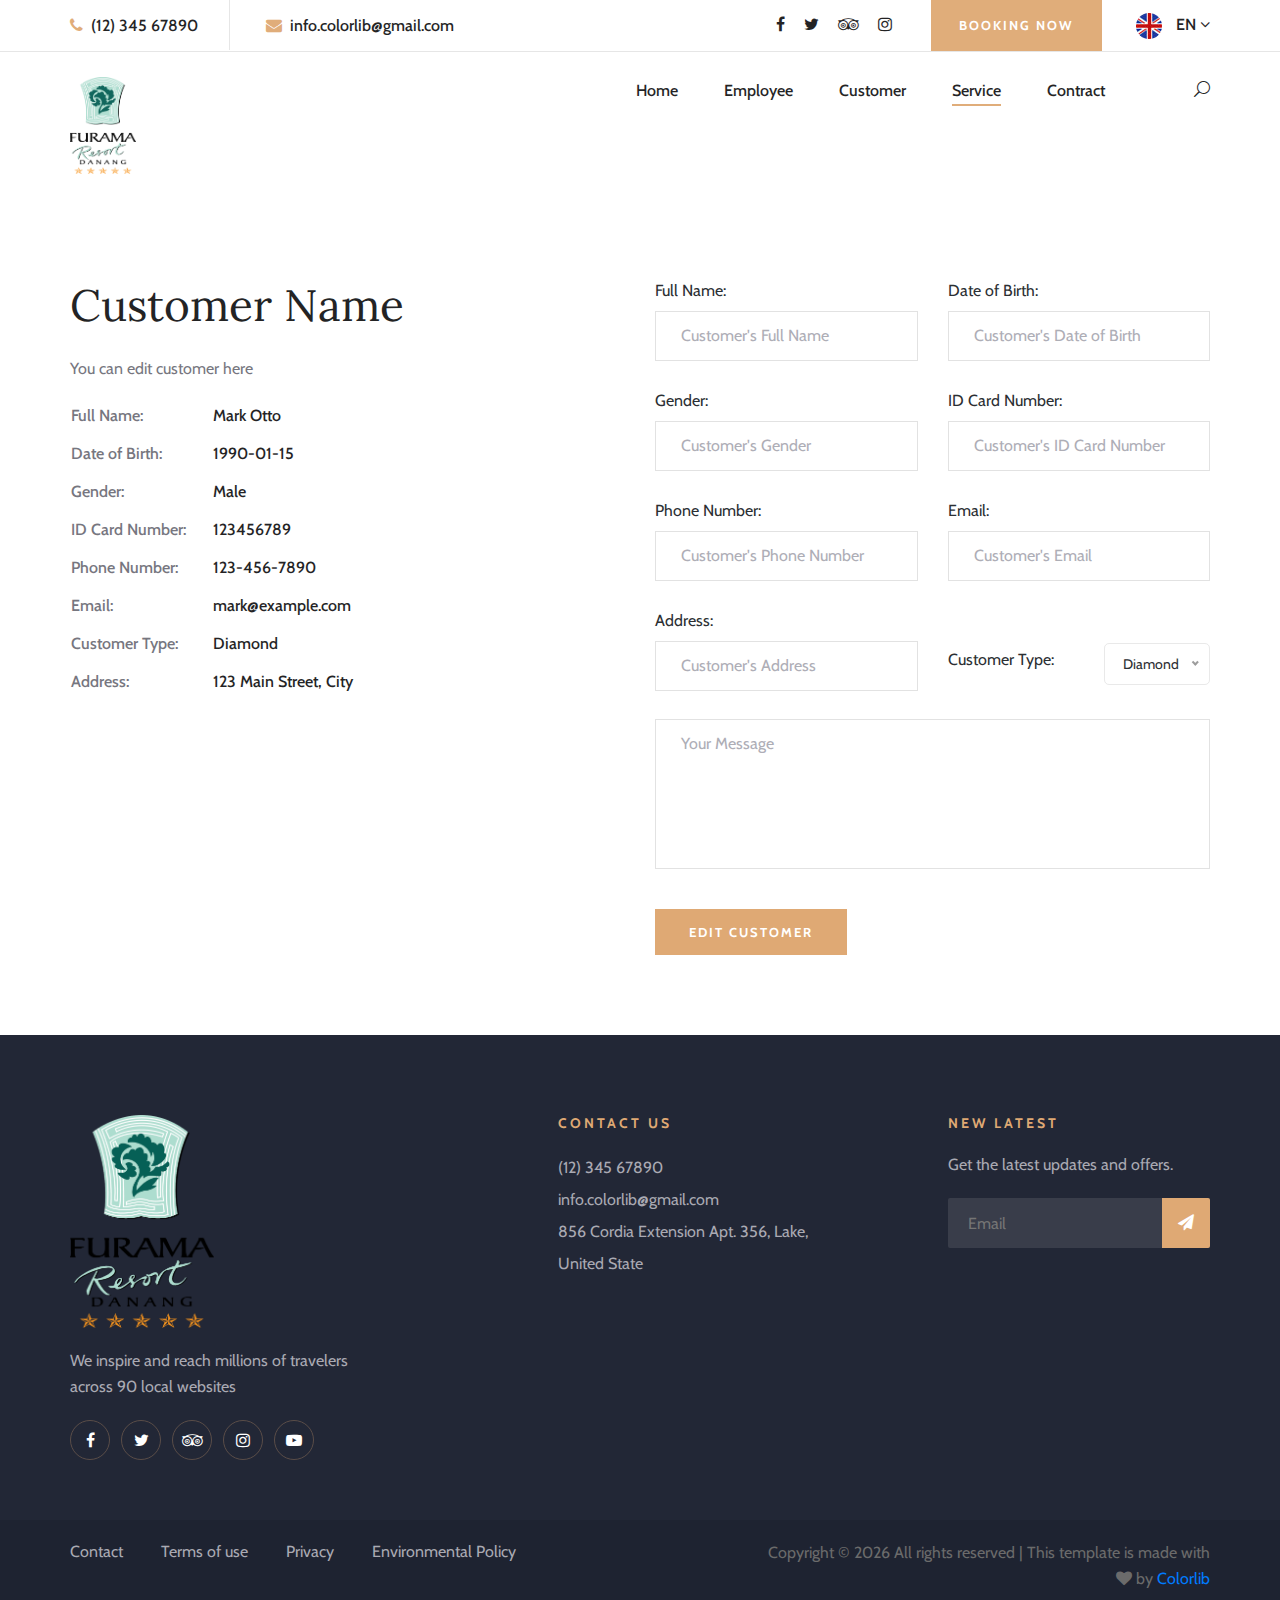
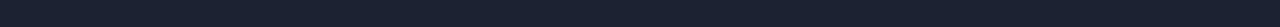
<file: edit-customer.html>
<!DOCTYPE html>
<html lang="zxx">
  <head>
    <meta charset="UTF-8" />
    <meta name="description" content="Furama Template" />
    <meta name="keywords" content="Furama, unica, creative, html" />
    <meta name="viewport" content="width=device-width, initial-scale=1.0" />
    <meta http-equiv="X-UA-Compatible" content="ie=edge" />
    <title>Furama | Template</title>

    <!-- Google Font -->
    <link
      href="https://fonts.googleapis.com/css?family=Lora:400,700&display=swap"
      rel="stylesheet"
    />
    <link
      href="https://fonts.googleapis.com/css?family=Cabin:400,500,600,700&display=swap"
      rel="stylesheet"
    />

    <!-- Css Styles -->
    <link rel="stylesheet" href="css/bootstrap.min.css" type="text/css" />
    <link rel="stylesheet" href="css/font-awesome.min.css" type="text/css" />
    <link rel="stylesheet" href="css/elegant-icons.css" type="text/css" />
    <link rel="stylesheet" href="css/flaticon.css" type="text/css" />
    <link rel="stylesheet" href="css/owl.carousel.min.css" type="text/css" />
    <link rel="stylesheet" href="css/nice-select.css" type="text/css" />
    <link rel="stylesheet" href="css/jquery-ui.min.css" type="text/css" />
    <link rel="stylesheet" href="css/magnific-popup.css" type="text/css" />
    <link rel="stylesheet" href="css/slicknav.min.css" type="text/css" />
    <link rel="stylesheet" href="css/style.css" type="text/css" />
  </head>

  <body>
    <!-- Page Preloder -->
    <div id="preloder">
      <div class="loader"></div>
    </div>

    <!-- Offcanvas Menu Section Begin -->
    <div class="offcanvas-menu-overlay"></div>
    <div class="canvas-open">
      <i class="icon_menu"></i>
    </div>
    <div class="offcanvas-menu-wrapper">
      <div class="canvas-close">
        <i class="icon_close"></i>
      </div>
      <div class="search-icon search-switch">
        <i class="icon_search"></i>
      </div>
      <div class="header-configure-area">
        <div class="language-option">
          <img src="img/flag.jpg" alt="" />
          <span>EN <i class="fa fa-angle-down"></i></span>
          <div class="flag-dropdown">
            <ul>
              <li><a href="#">Zi</a></li>
              <li><a href="#">Fr</a></li>
            </ul>
          </div>
        </div>
        <a href="#" class="bk-btn">Booking Now</a>
      </div>
      <nav class="mainmenu mobile-menu">
        <ul>
          <li class="active"><a href="./index.html">Home</a></li>
          <li><a href="./rooms.html">Rooms</a></li>
          <li><a href="./about-us.html">About Us</a></li>
          <li>
            <a href="./pages.html">Pages</a>
            <ul class="dropdown">
              <li><a href="./room-details.html">Room Details</a></li>
              <li><a href="./blog-details.html">Blog Details</a></li>
              <li><a href="#">Family Room</a></li>
              <li><a href="#">Premium Room</a></li>
            </ul>
          </li>
          <li><a href="./blog.html">News</a></li>
          <li><a href="./contact.html">Contact</a></li>
        </ul>
      </nav>
      <div id="mobile-menu-wrap"></div>
      <div class="top-social">
        <a href="#"><i class="fa fa-facebook"></i></a>
        <a href="#"><i class="fa fa-twitter"></i></a>
        <a href="#"><i class="fa fa-tripadvisor"></i></a>
        <a href="#"><i class="fa fa-instagram"></i></a>
      </div>
      <ul class="top-widget">
        <li><i class="fa fa-phone"></i> (12) 345 67890</li>
        <li><i class="fa fa-envelope"></i> info.colorlib@gmail.com</li>
      </ul>
    </div>
    <!-- Offcanvas Menu Section End -->

    <!-- Header Section Begin -->
    <header class="header-section">
      <div class="top-nav">
        <div class="container">
          <div class="row">
            <div class="col-lg-6">
              <ul class="tn-left">
                <li><i class="fa fa-phone"></i> (12) 345 67890</li>
                <li><i class="fa fa-envelope"></i> info.colorlib@gmail.com</li>
              </ul>
            </div>
            <div class="col-lg-6">
              <div class="tn-right">
                <div class="top-social">
                  <a href="#"><i class="fa fa-facebook"></i></a>
                  <a href="#"><i class="fa fa-twitter"></i></a>
                  <a href="#"><i class="fa fa-tripadvisor"></i></a>
                  <a href="#"><i class="fa fa-instagram"></i></a>
                </div>
                <a href="#" class="bk-btn">Booking Now</a>
                <div class="language-option">
                  <img src="img/flag.jpg" alt="" />
                  <span>EN <i class="fa fa-angle-down"></i></span>
                  <div class="flag-dropdown">
                    <ul>
                      <li><a href="#">Zi</a></li>
                      <li><a href="#">Fr</a></li>
                    </ul>
                  </div>
                </div>
              </div>
            </div>
          </div>
        </div>
      </div>
      <div class="menu-item">
        <div class="container">
          <div class="row">
            <div class="col-lg-2">
              <div class="logo">
                <a href="./index.html">
                  <img src="img/logo.png" width="40%" alt="" />
                </a>
              </div>
            </div>
            <div class="col-lg-10">
              <div class="nav-menu">
                <nav class="mainmenu">
                  <ul>
                    <li><a href="./index.html">Home</a></li>
                    <li><a href="./employee.html">Employee</a></li>
                    <li><a href="./customer.html">Customer</a></li>
                    <li class="active">
                      <a href="./service.html">Service</a>
                      <ul class="dropdown">
                        <li><a href="./villa-details.html">Villa</a></li>
                        <li><a href="./house-details.html">House</a></li>
                        <li><a href="./room-details.html">Room</a></li>
                      </ul>
                    </li>
                    <li><a href="./contract.html">Contract</a></li>
                  </ul>
                </nav>
                <div class="nav-right search-switch">
                  <i class="icon_search"></i>
                </div>
              </div>
            </div>
          </div>
        </div>
      </div>
    </header>
    <!-- Header End -->

    <!-- Contact Section Begin -->
    <section class="contact-section spad">
      <div class="container">
        <div class="row">
          <div class="col-lg-5">
            <div class="contact-text">
              <h2>Customer Name</h2>
              <p>You can edit customer here</p>
              <table>
                <tbody>
                  <tr>
                    <td class="c-o">Full Name:</td>
                    <td>Mark Otto</td>
                  </tr>
                  <tr>
                    <td class="c-o">Date of Birth:</td>
                    <td>1990-01-15</td>
                  </tr>
                  <tr>
                    <td class="c-o">Gender:</td>
                    <td>Male</td>
                  </tr>
                  <tr>
                    <td class="c-o">ID Card Number:</td>
                    <td>123456789</td>
                  </tr>
                  <tr>
                    <td class="c-o">Phone Number:</td>
                    <td>123-456-7890</td>
                  </tr>
                  <tr>
                    <td class="c-o">Email:</td>
                    <td>mark@example.com</td>
                  </tr>
                  <tr>
                    <td class="c-o">Customer Type:</td>
                    <td>Diamond</td>
                  </tr>
                  <tr>
                    <td class="c-o">Address:</td>
                    <td>123 Main Street, City</td>
                  </tr>
                </tbody>
              </table>
            </div>
          </div>
          <div class="col-lg-6 offset-lg-1">
            <form action="#" class="cusomer-form">
              <div class="row">
                <div class="col-lg-6">
                  <label for="fullName">Full Name:</label>
                  <input
                    type="text"
                    id="fullName"
                    name="fullName"
                    placeholder="Customer's Full Name"
                  />
                </div>
                <div class="col-lg-6">
                  <label for="dob">Date of Birth:</label>
                  <input
                    type="text"
                    id="dob"
                    name="dob"
                    placeholder="Customer's Date of Birth"
                  />
                </div>
                <div class="col-lg-6">
                  <label for="gender">Gender:</label>
                  <input
                    type="text"
                    id="gender"
                    name="gender"
                    placeholder="Customer's Gender"
                  />
                </div>
                <div class="col-lg-6">
                  <label for="idCardNumber">ID Card Number:</label>
                  <input
                    type="text"
                    id="idCardNumber"
                    name="idCardNumber"
                    placeholder="Customer's ID Card Number"
                  />
                </div>
                <div class="col-lg-6">
                  <label for="phoneNumber">Phone Number:</label>
                  <input
                    type="text"
                    id="phoneNumber"
                    name="phoneNumber"
                    placeholder="Customer's Phone Number"
                  />
                </div>
                <div class="col-lg-6">
                  <label for="email">Email:</label>
                  <input
                    type="email"
                    id="email"
                    name="email"
                    placeholder="Customer's Email"
                  />
                </div>
                <div class="col-lg-6">
                  <label for="address">Address:</label>
                  <input
                    type="text"
                    id="address"
                    name="address"
                    placeholder="Customer's Address"
                  />
                </div>
                <div
                  class="col-lg-6 d-flex justify-content-between align-items-center"
                >
                  <label for="customerType">Customer Type:</label>
                  <select id="customerType" name="customerType">
                    <option value="Diamond">Diamond</option>
                    <option value="Platinum">Platinum</option>
                    <option value="Gold">Gold</option>
                    <option value="Silver">Silver</option>
                    <option value="Member">Member</option>
                  </select>
                </div>
                <div class="col-lg-12">
                  <textarea placeholder="Your Message"></textarea>
                  <button type="submit">Edit customer</button>
                </div>
              </div>
            </form>
          </div>
        </div>
      </div>
    </section>
    <!-- Contact Section End -->

    <!-- Footer Section Begin -->
    <footer class="footer-section">
      <div class="container">
        <div class="footer-text">
          <div class="row">
            <div class="col-lg-4">
              <div class="ft-about">
                <div class="logo">
                  <a href="#">
                    <img src="img/logo.png" width="40%" alt="" />
                  </a>
                </div>
                <p>
                  We inspire and reach millions of travelers<br />
                  across 90 local websites
                </p>
                <div class="fa-social">
                  <a href="#"><i class="fa fa-facebook"></i></a>
                  <a href="#"><i class="fa fa-twitter"></i></a>
                  <a href="#"><i class="fa fa-tripadvisor"></i></a>
                  <a href="#"><i class="fa fa-instagram"></i></a>
                  <a href="#"><i class="fa fa-youtube-play"></i></a>
                </div>
              </div>
            </div>
            <div class="col-lg-3 offset-lg-1">
              <div class="ft-contact">
                <h6>Contact Us</h6>
                <ul>
                  <li>(12) 345 67890</li>
                  <li>info.colorlib@gmail.com</li>
                  <li>856 Cordia Extension Apt. 356, Lake, United State</li>
                </ul>
              </div>
            </div>
            <div class="col-lg-3 offset-lg-1">
              <div class="ft-newslatter">
                <h6>New latest</h6>
                <p>Get the latest updates and offers.</p>
                <form action="#" class="fn-form">
                  <input type="text" placeholder="Email" />
                  <button type="submit"><i class="fa fa-send"></i></button>
                </form>
              </div>
            </div>
          </div>
        </div>
      </div>
      <div class="copyright-option">
        <div class="container">
          <div class="row">
            <div class="col-lg-7">
              <ul>
                <li><a href="#">Contact</a></li>
                <li><a href="#">Terms of use</a></li>
                <li><a href="#">Privacy</a></li>
                <li><a href="#">Environmental Policy</a></li>
              </ul>
            </div>
            <div class="col-lg-5">
              <div class="co-text">
                <p>
                  <!-- Link back to Colorlib can't be removed. Template is licensed under CC BY 3.0. -->
                  Copyright &copy;
                  <script>
                    document.write(new Date().getFullYear());
                  </script>
                  All rights reserved | This template is made with
                  <i class="fa fa-heart" aria-hidden="true"></i> by
                  <a href="https://colorlib.com" target="_blank">Colorlib</a>
                  <!-- Link back to Colorlib can't be removed. Template is licensed under CC BY 3.0. -->
                </p>
              </div>
            </div>
          </div>
        </div>
      </div>
    </footer>
    <!-- Footer Section End -->

    <!-- Search model Begin -->
    <div class="search-model">
      <div class="h-100 d-flex align-items-center justify-content-center">
        <div class="search-close-switch"><i class="icon_close"></i></div>
        <form class="search-model-form">
          <input type="text" id="search-input" placeholder="Search here....." />
        </form>
      </div>
    </div>
    <!-- Search model end -->

    <!-- Js Plugins -->
    <script src="js/jquery-3.3.1.min.js"></script>
    <script src="js/bootstrap.min.js"></script>
    <script src="js/jquery.magnific-popup.min.js"></script>
    <script src="js/jquery.nice-select.min.js"></script>
    <script src="js/jquery-ui.min.js"></script>
    <script src="js/jquery.slicknav.js"></script>
    <script src="js/owl.carousel.min.js"></script>
    <script src="js/main.js"></script>
  </body>
</html>
</file>
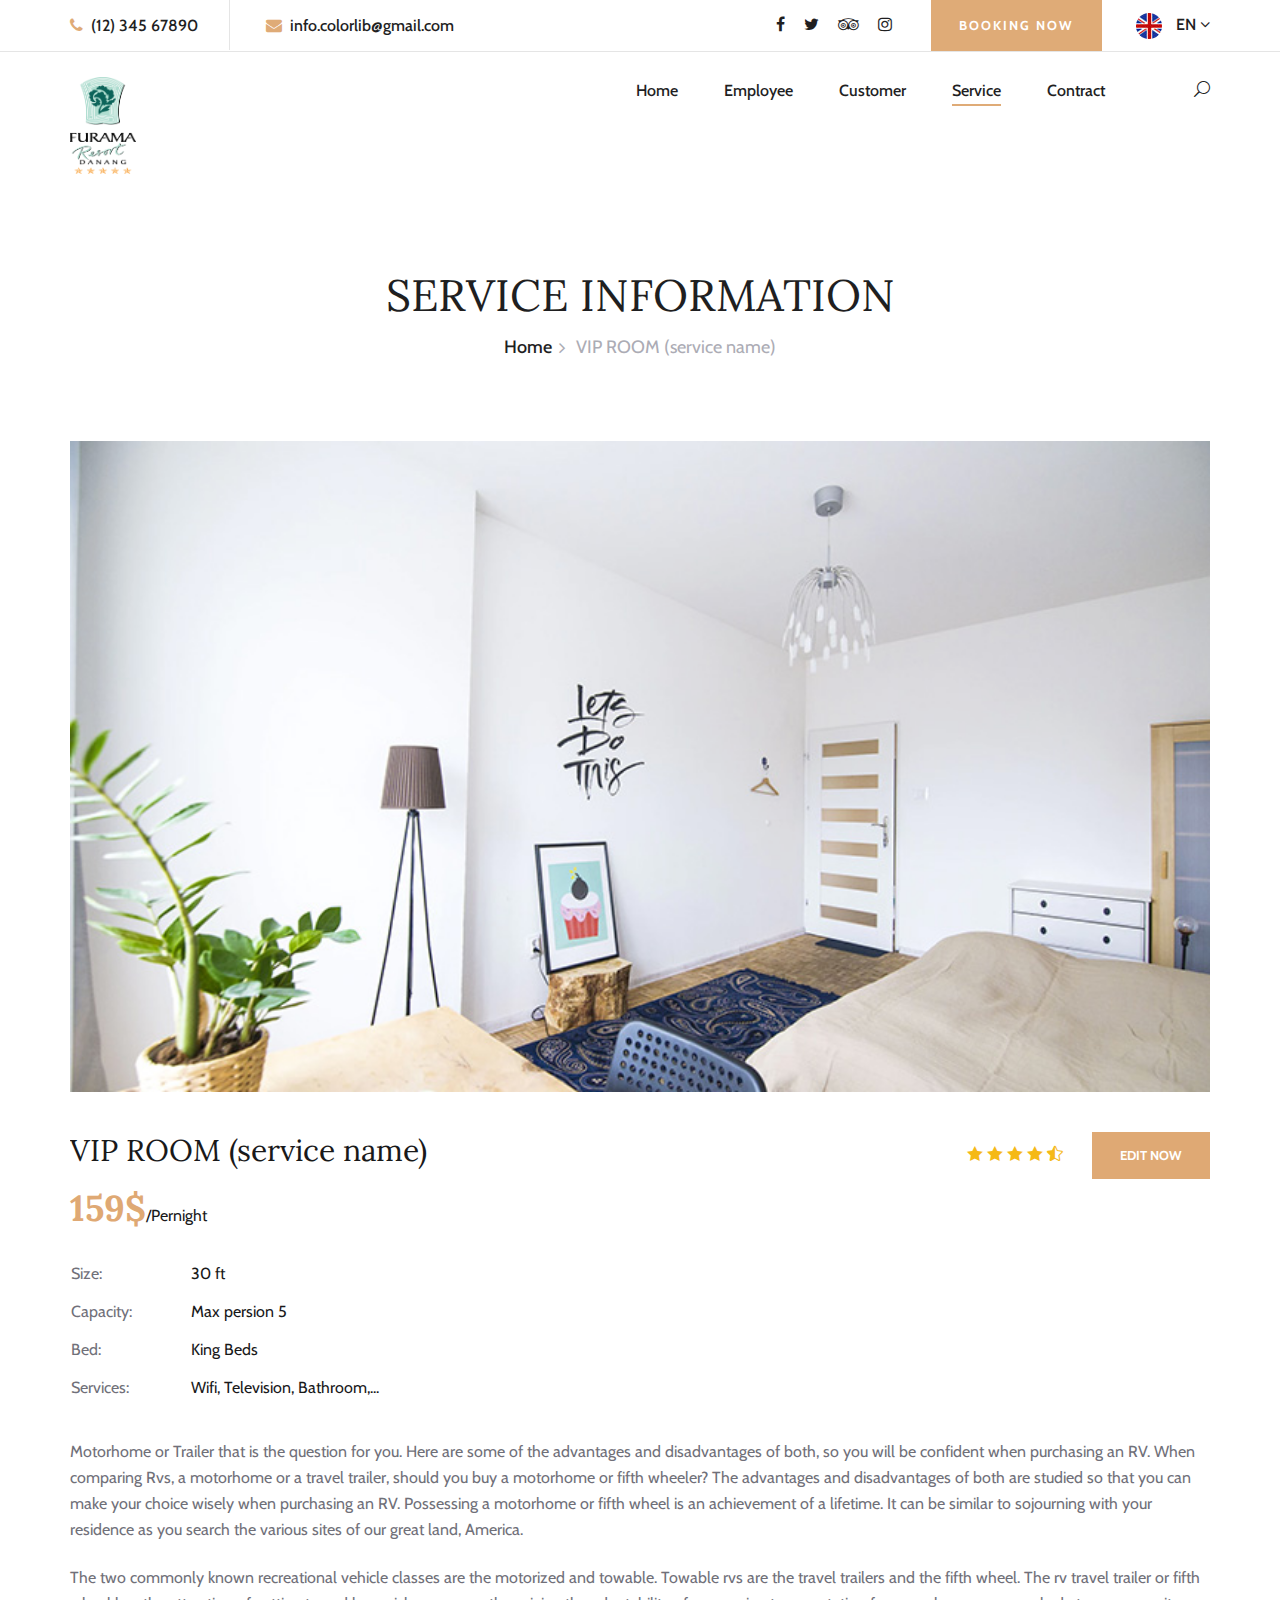
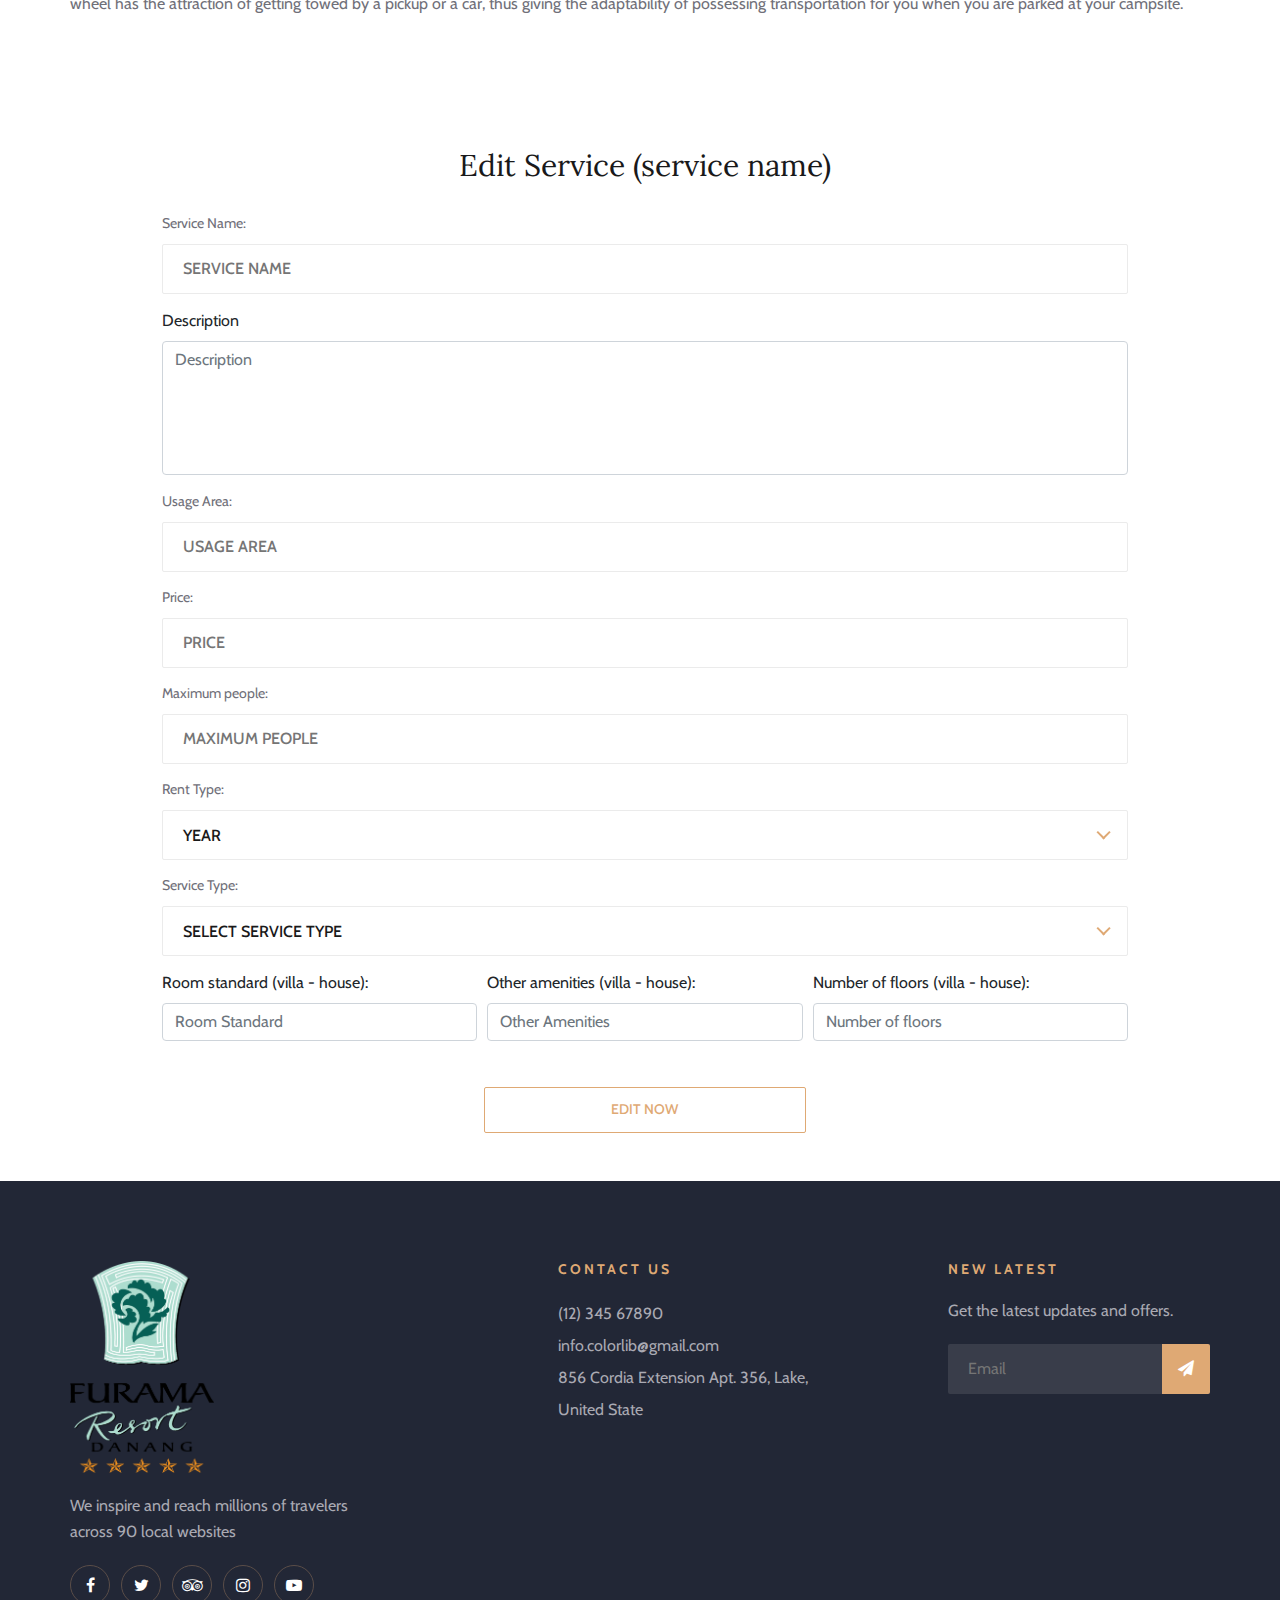
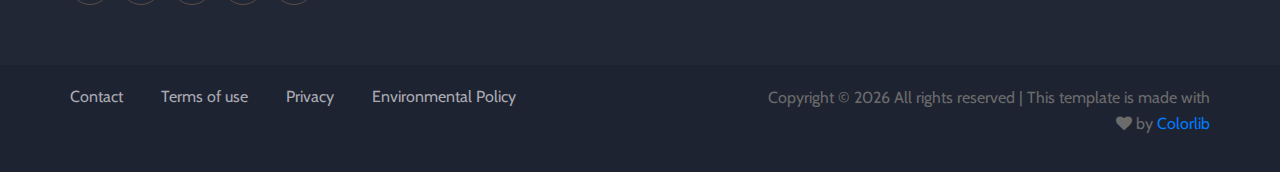
<file: edit-service.html>
<!DOCTYPE html>
<html lang="zxx">
  <head>
    <meta charset="UTF-8" />
    <meta name="description" content="Furama Template" />
    <meta name="keywords" content="Furama, unica, creative, html" />
    <meta name="viewport" content="width=device-width, initial-scale=1.0" />
    <meta http-equiv="X-UA-Compatible" content="ie=edge" />
    <title>Furama | Template</title>

    <!-- Google Font -->
    <link
      href="https://fonts.googleapis.com/css?family=Lora:400,700&display=swap"
      rel="stylesheet"
    />
    <link
      href="https://fonts.googleapis.com/css?family=Cabin:400,500,600,700&display=swap"
      rel="stylesheet"
    />

    <!-- Css Styles -->
    <link rel="stylesheet" href="css/bootstrap.min.css" type="text/css" />
    <link rel="stylesheet" href="css/font-awesome.min.css" type="text/css" />
    <link rel="stylesheet" href="css/elegant-icons.css" type="text/css" />
    <link rel="stylesheet" href="css/flaticon.css" type="text/css" />
    <link rel="stylesheet" href="css/owl.carousel.min.css" type="text/css" />
    <link rel="stylesheet" href="css/nice-select.css" type="text/css" />
    <link rel="stylesheet" href="css/jquery-ui.min.css" type="text/css" />
    <link rel="stylesheet" href="css/magnific-popup.css" type="text/css" />
    <link rel="stylesheet" href="css/slicknav.min.css" type="text/css" />
    <link rel="stylesheet" href="css/style.css" type="text/css" />
  </head>

  <body>
    <!-- Page Preloder -->
    <div id="preloder">
      <div class="loader"></div>
    </div>

    <!-- Offcanvas Menu Section Begin -->
    <div class="offcanvas-menu-overlay"></div>
    <div class="canvas-open">
      <i class="icon_menu"></i>
    </div>
    <div class="offcanvas-menu-wrapper">
      <div class="canvas-close">
        <i class="icon_close"></i>
      </div>
      <div class="search-icon search-switch">
        <i class="icon_search"></i>
      </div>
      <div class="header-configure-area">
        <div class="language-option">
          <img src="img/flag.jpg" alt="" />
          <span>EN <i class="fa fa-angle-down"></i></span>
          <div class="flag-dropdown">
            <ul>
              <li><a href="#">Zi</a></li>
              <li><a href="#">Fr</a></li>
            </ul>
          </div>
        </div>
        <a href="#" class="bk-btn">Booking Now</a>
      </div>
      <nav class="mainmenu mobile-menu">
        <ul>
          <li class="active"><a href="./index.html">Home</a></li>
          <li><a href="./rooms.html">Rooms</a></li>
          <li><a href="./about-us.html">About Us</a></li>
          <li>
            <a href="./pages.html">Pages</a>
            <ul class="dropdown">
              <li><a href="./room-details.html">Room Details</a></li>
              <li><a href="./blog-details.html">Blog Details</a></li>
              <li><a href="#">Family Room</a></li>
              <li><a href="#">Premium Room</a></li>
            </ul>
          </li>
          <li><a href="./blog.html">News</a></li>
          <li><a href="./contact.html">Contact</a></li>
        </ul>
      </nav>
      <div id="mobile-menu-wrap"></div>
      <div class="top-social">
        <a href="#"><i class="fa fa-facebook"></i></a>
        <a href="#"><i class="fa fa-twitter"></i></a>
        <a href="#"><i class="fa fa-tripadvisor"></i></a>
        <a href="#"><i class="fa fa-instagram"></i></a>
      </div>
      <ul class="top-widget">
        <li><i class="fa fa-phone"></i> (12) 345 67890</li>
        <li><i class="fa fa-envelope"></i> info.colorlib@gmail.com</li>
      </ul>
    </div>
    <!-- Offcanvas Menu Section End -->

    <!-- Header Section Begin -->
    <header class="header-section">
      <div class="top-nav">
        <div class="container">
          <div class="row">
            <div class="col-lg-6">
              <ul class="tn-left">
                <li><i class="fa fa-phone"></i> (12) 345 67890</li>
                <li><i class="fa fa-envelope"></i> info.colorlib@gmail.com</li>
              </ul>
            </div>
            <div class="col-lg-6">
              <div class="tn-right">
                <div class="top-social">
                  <a href="#"><i class="fa fa-facebook"></i></a>
                  <a href="#"><i class="fa fa-twitter"></i></a>
                  <a href="#"><i class="fa fa-tripadvisor"></i></a>
                  <a href="#"><i class="fa fa-instagram"></i></a>
                </div>
                <a href="#" class="bk-btn">Booking Now</a>
                <div class="language-option">
                  <img src="img/flag.jpg" alt="" />
                  <span>EN <i class="fa fa-angle-down"></i></span>
                  <div class="flag-dropdown">
                    <ul>
                      <li><a href="#">Zi</a></li>
                      <li><a href="#">Fr</a></li>
                    </ul>
                  </div>
                </div>
              </div>
            </div>
          </div>
        </div>
      </div>
      <div class="menu-item">
        <div class="container">
          <div class="row">
            <div class="col-lg-2">
              <div class="logo">
                <a href="./index.html">
                  <img src="img/logo.png" width="40%" alt="" />
                </a>
              </div>
            </div>
            <div class="col-lg-10">
              <div class="nav-menu">
                <nav class="mainmenu">
                  <ul>
                    <li><a href="./index.html">Home</a></li>
                    <li><a href="./employee.html">Employee</a></li>
                    <li><a href="./customer.html">Customer</a></li>
                    <li class="active">
                      <a href="./service.html">Service</a>
                      <ul class="dropdown">
                        <li><a href="./villa-details.html">Villa</a></li>
                        <li><a href="./house-details.html">House</a></li>
                        <li><a href="./room-details.html">Room</a></li>
                      </ul>
                    </li>
                    <li><a href="./contract.html">Contract</a></li>
                  </ul>
                </nav>
                <div class="nav-right search-switch">
                  <i class="icon_search"></i>
                </div>
              </div>
            </div>
          </div>
        </div>
      </div>
    </header>
    <!-- Header End -->

    <!-- Breadcrumb Section Begin -->
    <div class="breadcrumb-section">
      <div class="container">
        <div class="row">
          <div class="col-lg-12">
            <div class="breadcrumb-text">
              <h2>SERVICE INFORMATION</h2>
              <div class="bt-option">
                <a href="./home.html">Home</a>
                <span>VIP ROOM (service name)</span>
              </div>
            </div>
          </div>
        </div>
      </div>
    </div>
    <!-- Breadcrumb Section End -->

    <!-- Room Details Section Begin -->
    <section class="room-details-section spad">
      <div class="container">
        <div class="row">
          <div class="col-lg-12">
            <div class="room-details-item">
              <img src="img/room/room-details.jpg" width="100%" alt="" />
              <div class="rd-text">
                <div class="rd-title">
                  <h3>VIP ROOM (service name)</h3>
                  <div class="rdt-right">
                    <div class="rating">
                      <i class="icon_star"></i>
                      <i class="icon_star"></i>
                      <i class="icon_star"></i>
                      <i class="icon_star"></i>
                      <i class="icon_star-half_alt"></i>
                    </div>
                    <a href="#edit-service__section">Edit Now</a>
                  </div>
                </div>
                <h2>159$<span>/Pernight</span></h2>
                <table>
                  <tbody>
                    <tr>
                      <td class="r-o">Size:</td>
                      <td>30 ft</td>
                    </tr>
                    <tr>
                      <td class="r-o">Capacity:</td>
                      <td>Max persion 5</td>
                    </tr>
                    <tr>
                      <td class="r-o">Bed:</td>
                      <td>King Beds</td>
                    </tr>
                    <tr>
                      <td class="r-o">Services:</td>
                      <td>Wifi, Television, Bathroom,...</td>
                    </tr>
                  </tbody>
                </table>
                <p class="f-para">
                  Motorhome or Trailer that is the question for you. Here are
                  some of the advantages and disadvantages of both, so you will
                  be confident when purchasing an RV. When comparing Rvs, a
                  motorhome or a travel trailer, should you buy a motorhome or
                  fifth wheeler? The advantages and disadvantages of both are
                  studied so that you can make your choice wisely when
                  purchasing an RV. Possessing a motorhome or fifth wheel is an
                  achievement of a lifetime. It can be similar to sojourning
                  with your residence as you search the various sites of our
                  great land, America.
                </p>
                <p>
                  The two commonly known recreational vehicle classes are the
                  motorized and towable. Towable rvs are the travel trailers and
                  the fifth wheel. The rv travel trailer or fifth wheel has the
                  attraction of getting towed by a pickup or a car, thus giving
                  the adaptability of possessing transportation for you when you
                  are parked at your campsite.
                </p>
              </div>
            </div>
          </div>
        </div>

        <!-- <div class="row">
          <div class="rd-reviews">
            <h4>Reviews</h4>
            <div class="review-item">
              <div class="ri-pic">
                <img src="img/room/avatar/avatar-1.jpg" alt="" />
              </div>
              <div class="ri-text">
                <span>27 Aug 2019</span>
                <div class="rating">
                  <i class="icon_star"></i>
                  <i class="icon_star"></i>
                  <i class="icon_star"></i>
                  <i class="icon_star"></i>
                  <i class="icon_star-half_alt"></i>
                </div>
                <h5>Brandon Kelley</h5>
                <p>
                  Neque porro qui squam est, qui dolorem ipsum quia dolor sit
                  amet, consectetur, adipisci velit, sed quia non numquam eius
                  modi tempora. incidunt ut labore et dolore magnam.
                </p>
              </div>
            </div>
            <div class="review-item">
              <div class="ri-pic">
                <img src="img/room/avatar/avatar-2.jpg" alt="" />
              </div>
              <div class="ri-text">
                <span>27 Aug 2019</span>
                <div class="rating">
                  <i class="icon_star"></i>
                  <i class="icon_star"></i>
                  <i class="icon_star"></i>
                  <i class="icon_star"></i>
                  <i class="icon_star-half_alt"></i>
                </div>
                <h5>Brandon Kelley</h5>
                <p>
                  Neque porro qui squam est, qui dolorem ipsum quia dolor sit
                  amet, consectetur, adipisci velit, sed quia non numquam eius
                  modi tempora. incidunt ut labore et dolore magnam.
                </p>
              </div>
            </div>
          </div>
          <div class="review-add">
            <h4>Add Review</h4>
            <form action="#" class="ra-form">
              <div class="row">
                <div class="col-lg-6">
                  <input type="text" placeholder="Name*" />
                </div>
                <div class="col-lg-6">
                  <input type="text" placeholder="Email*" />
                </div>
                <div class="col-lg-12">
                  <div>
                    <h5>You Rating:</h5>
                    <div class="rating">
                      <i class="icon_star"></i>
                      <i class="icon_star"></i>
                      <i class="icon_star"></i>
                      <i class="icon_star"></i>
                      <i class="icon_star-half_alt"></i>
                    </div>
                  </div>
                  <textarea placeholder="Your Review"></textarea>
                  <button type="submit">Submit Now</button>
                </div>
              </div>
            </form>
          </div>
        </div> -->
      </div>
    </section>
    <section class="edit-service" id="edit-service__section">
      <div class="mb-5 col-lg-10 mx-auto">
        <div class="room-booking">
          <h3 class="text-center">Edit Service (service name)</h3>

          <form action="#!">
            <div class="check-date">
              <label for="service-name">Service Name:</label>
              <input type="text" id="service-name" placeholder="Service Name" />
            </div>
            <div class="form-group">
              <label for="description">Description</label>
              <textarea
                class="form-control"
                id="description"
                rows="5"
                style="resize: none"
                placeholder="Description"
              ></textarea>
            </div>

            <div class="check-date">
              <label for="usage area">Usage Area:</label>
              <input type="text" id="usage area" placeholder="Usage area" />
            </div>
            <div class="check-date">
              <label for="price">Price:</label>
              <input type="text" id="price" placeholder="price" />
            </div>
            <div class="check-date">
              <label for="maximum-people">Maximum people:</label>
              <input
                type="text"
                id="maximum-people"
                placeholder="Maximum people"
              />
            </div>

            <div class="select-option">
              <label for="rent-type">Rent Type:</label>
              <select id="rent-type">
                <option value="">Year</option>
                <option value="">Month</option>
                <option value="">Day</option>
              </select>
            </div>
            <div class="select-option">
              <label for="service-type">Service Type:</label>
              <select id="service-type" onchange="toggleFields()">
                <option value="">Select service type</option>
                <option value="villa">Villa</option>
                <option value="house">House</option>
                <option value="room">Room</option>
              </select>
            </div>

            <div class="form-row">
              <div class="form-group col-md-4">
                <label for="room-standard"
                  >Room standard (villa - house):</label
                >
                <input
                  type="text"
                  class="form-control"
                  id="room-standard"
                  placeholder="Room Standard"
                />
              </div>
              <div class="form-group col-md-4">
                <label for="other-amenities"
                  >Other amenities (villa - house):</label
                >
                <input
                  type="text"
                  class="form-control"
                  id="other-amenities"
                  placeholder="Other Amenities"
                />
              </div>
              <div class="form-group col-md-4">
                <label for="floors-number"
                  >Number of floors (villa - house):</label
                >
                <input
                  type="text"
                  class="form-control"
                  id="floors-number"
                  placeholder="Number of floors"
                />
              </div>
            </div>

            <div class="form-row" id="pool-area-row">
              <label for="pool-area">Pool area (villa): </label>
              <input
                type="text"
                class="form-control"
                id="pool-area"
                placeholder="Pool Area"
              />
            </div>

            <div class="form-row" id="free-service-row">
              <label for="free-service">Free service included (room): </label>
              <input
                type="text"
                class="form-control"
                id="free-service"
                placeholder="Free service included"
              />
            </div>

            <button class="col-md-4 mx-auto btn btn-info" type="submit">
              Edit now
            </button>
          </form>
        </div>
      </div>
    </section>
    <!-- Room Details Section End -->

    <!-- Footer Section Begin -->
    <footer class="footer-section">
      <div class="container">
        <div class="footer-text">
          <div class="row">
            <div class="col-lg-4">
              <div class="ft-about">
                <div class="logo">
                  <a href="#">
                    <img src="img/logo.png" width="40%" alt="" />
                  </a>
                </div>
                <p>
                  We inspire and reach millions of travelers<br />
                  across 90 local websites
                </p>
                <div class="fa-social">
                  <a href="#"><i class="fa fa-facebook"></i></a>
                  <a href="#"><i class="fa fa-twitter"></i></a>
                  <a href="#"><i class="fa fa-tripadvisor"></i></a>
                  <a href="#"><i class="fa fa-instagram"></i></a>
                  <a href="#"><i class="fa fa-youtube-play"></i></a>
                </div>
              </div>
            </div>
            <div class="col-lg-3 offset-lg-1">
              <div class="ft-contact">
                <h6>Contact Us</h6>
                <ul>
                  <li>(12) 345 67890</li>
                  <li>info.colorlib@gmail.com</li>
                  <li>856 Cordia Extension Apt. 356, Lake, United State</li>
                </ul>
              </div>
            </div>
            <div class="col-lg-3 offset-lg-1">
              <div class="ft-newslatter">
                <h6>New latest</h6>
                <p>Get the latest updates and offers.</p>
                <form action="#" class="fn-form">
                  <input type="text" placeholder="Email" />
                  <button type="submit"><i class="fa fa-send"></i></button>
                </form>
              </div>
            </div>
          </div>
        </div>
      </div>
      <div class="copyright-option">
        <div class="container">
          <div class="row">
            <div class="col-lg-7">
              <ul>
                <li><a href="#">Contact</a></li>
                <li><a href="#">Terms of use</a></li>
                <li><a href="#">Privacy</a></li>
                <li><a href="#">Environmental Policy</a></li>
              </ul>
            </div>
            <div class="col-lg-5">
              <div class="co-text">
                <p>
                  <!-- Link back to Colorlib can't be removed. Template is licensed under CC BY 3.0. -->
                  Copyright &copy;
                  <script>
                    document.write(new Date().getFullYear());
                  </script>
                  All rights reserved | This template is made with
                  <i class="fa fa-heart" aria-hidden="true"></i> by
                  <a href="https://colorlib.com" target="_blank">Colorlib</a>
                  <!-- Link back to Colorlib can't be removed. Template is licensed under CC BY 3.0. -->
                </p>
              </div>
            </div>
          </div>
        </div>
      </div>
    </footer>
    <!-- Footer Section End -->

    <!-- Search model Begin -->
    <div class="search-model">
      <div class="h-100 d-flex align-items-center justify-content-center">
        <div class="search-close-switch"><i class="icon_close"></i></div>
        <form class="search-model-form">
          <input type="text" id="search-input" placeholder="Search here....." />
        </form>
      </div>
    </div>
    <!-- Search model end -->

    <script>
      function toggleFields() {
        var serviceType = document.getElementById("service-type").value;

        // Show/hide Pool area based on selected service type
        var poolAreaRow = document.getElementById("pool-area-row");
        if (serviceType === "villa") {
          poolAreaRow.style.display = "block";
        } else {
          poolAreaRow.style.display = "none";
        }

        // Show/hide Free service based on selected service type
        var freeServiceRow = document.getElementById("free-service-row");
        if (serviceType === "room") {
          freeServiceRow.style.display = "block";
        } else {
          freeServiceRow.style.display = "none";
        }
      }
    </script>

    <!-- Js Plugins -->
    <script src="js/jquery-3.3.1.min.js"></script>
    <script src="js/bootstrap.min.js"></script>
    <script src="js/jquery.magnific-popup.min.js"></script>
    <script src="js/jquery.nice-select.min.js"></script>
    <script src="js/jquery-ui.min.js"></script>
    <script src="js/jquery.slicknav.js"></script>
    <script src="js/owl.carousel.min.js"></script>
    <script src="js/main.js"></script>
  </body>
</html>
</file>
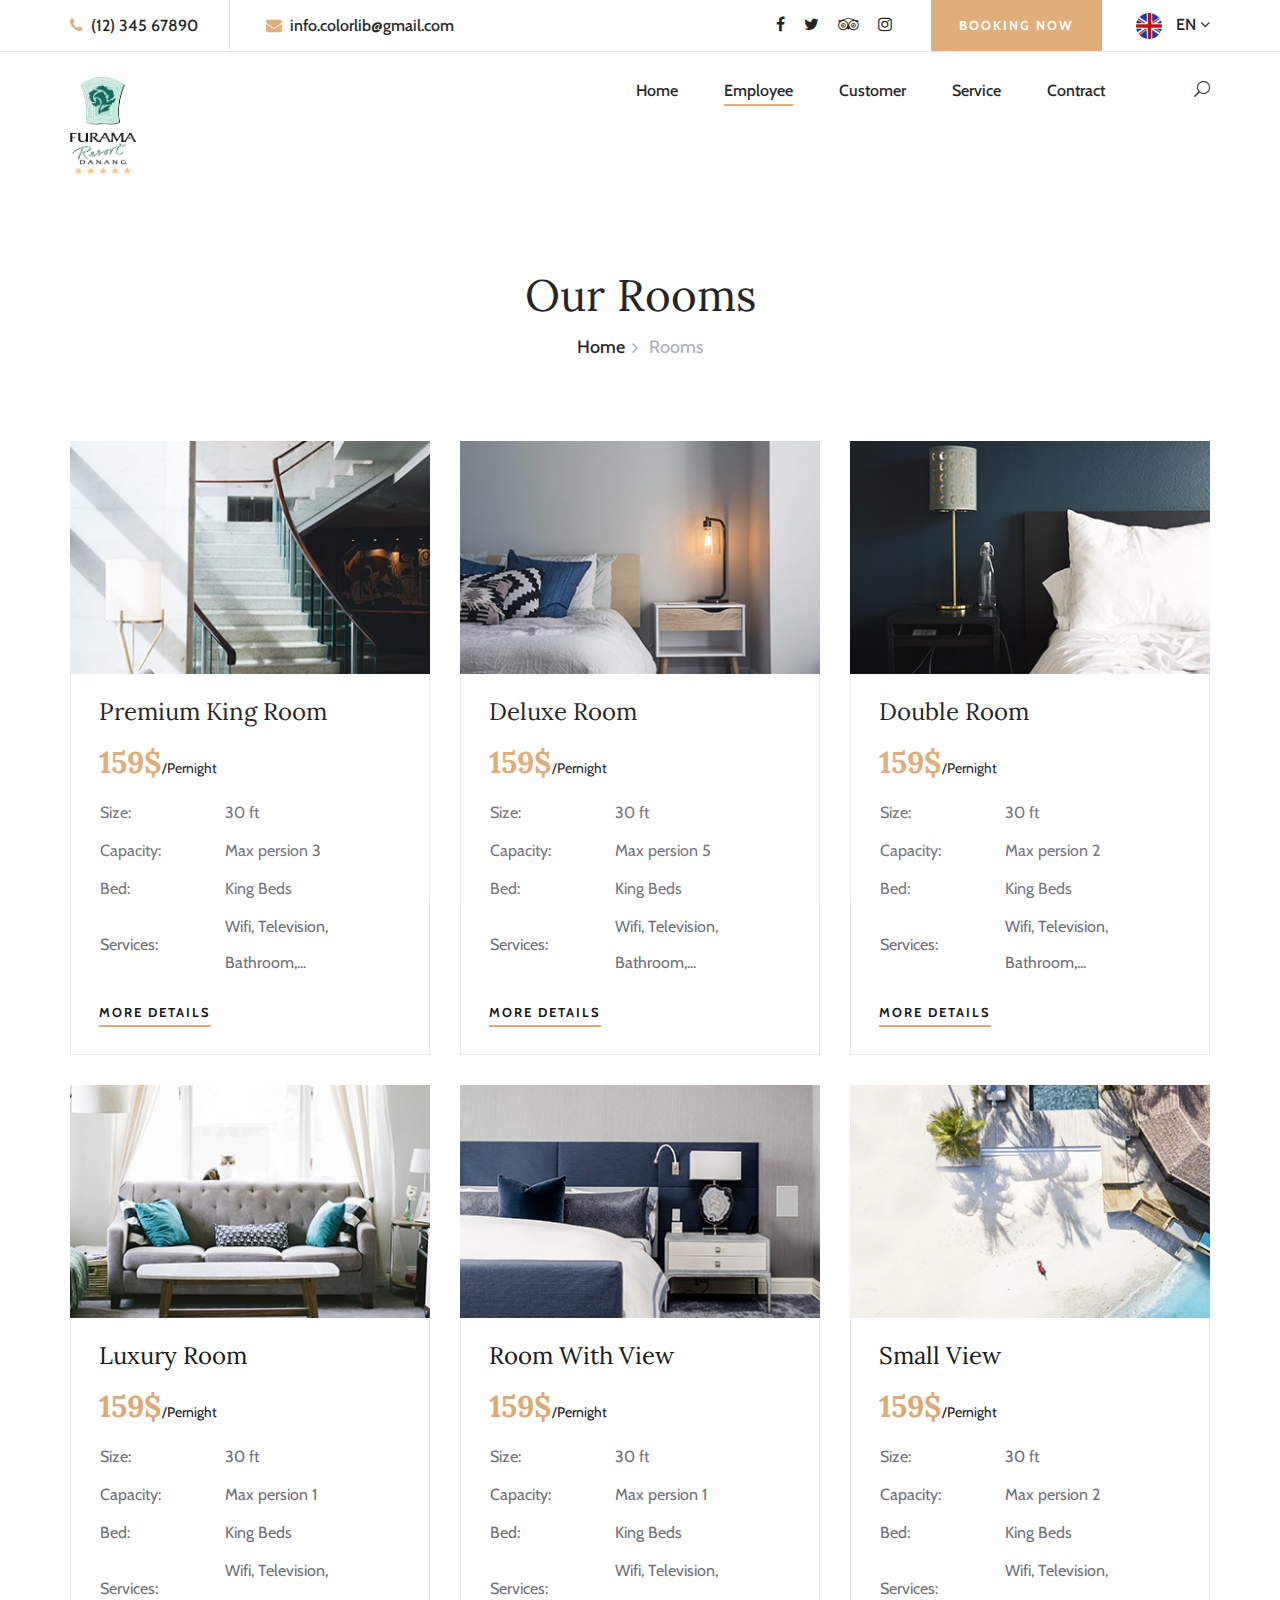
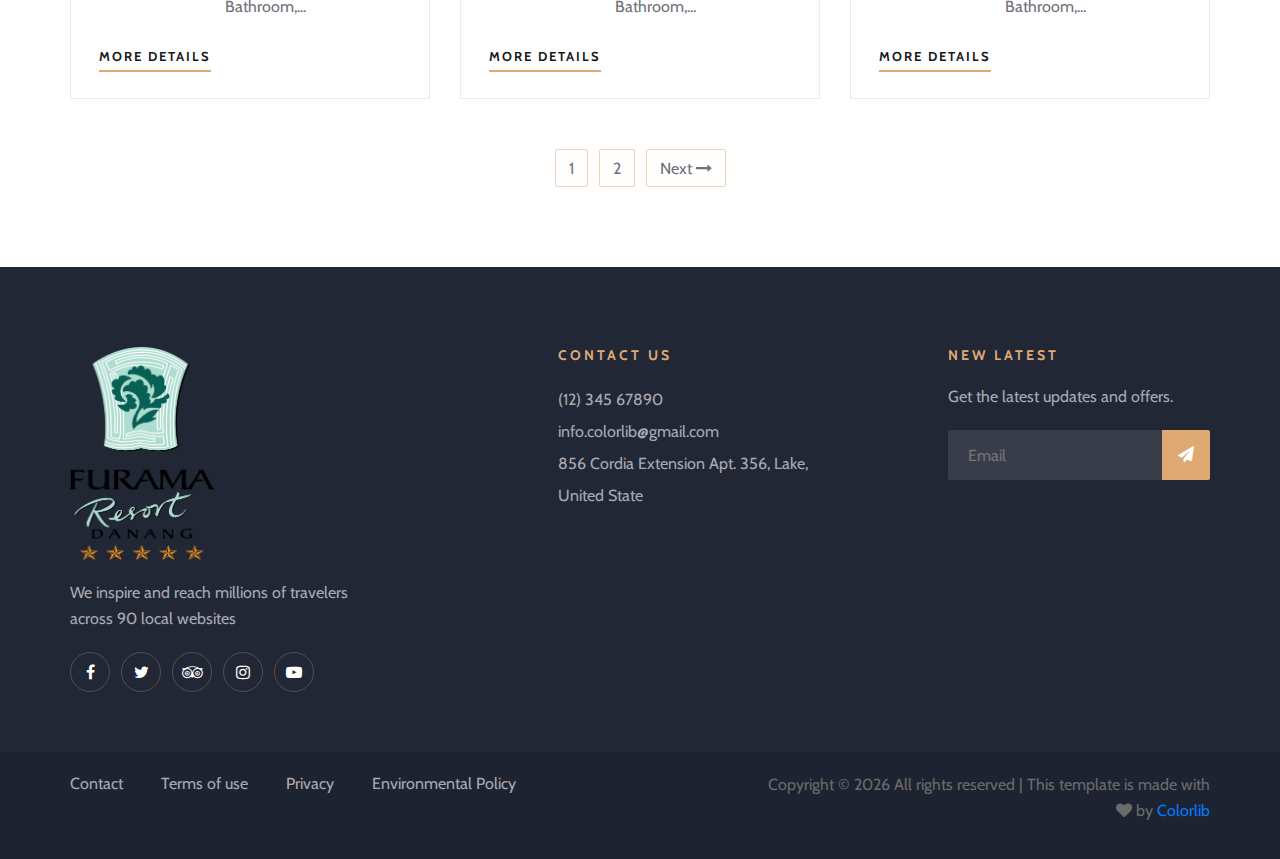
<file: employee.html>
<!DOCTYPE html>
<html lang="zxx">
  <head>
    <meta charset="UTF-8" />
    <meta name="description" content="Furama Template" />
    <meta name="keywords" content="Furama, unica, creative, html" />
    <meta name="viewport" content="width=device-width, initial-scale=1.0" />
    <meta http-equiv="X-UA-Compatible" content="ie=edge" />
    <title>Furama | Template</title>

    <!-- Google Font -->
    <link
      href="https://fonts.googleapis.com/css?family=Lora:400,700&display=swap"
      rel="stylesheet"
    />
    <link
      href="https://fonts.googleapis.com/css?family=Cabin:400,500,600,700&display=swap"
      rel="stylesheet"
    />

    <!-- Css Styles -->
    <link rel="stylesheet" href="css/bootstrap.min.css" type="text/css" />
    <link rel="stylesheet" href="css/font-awesome.min.css" type="text/css" />
    <link rel="stylesheet" href="css/elegant-icons.css" type="text/css" />
    <link rel="stylesheet" href="css/flaticon.css" type="text/css" />
    <link rel="stylesheet" href="css/owl.carousel.min.css" type="text/css" />
    <link rel="stylesheet" href="css/nice-select.css" type="text/css" />
    <link rel="stylesheet" href="css/jquery-ui.min.css" type="text/css" />
    <link rel="stylesheet" href="css/magnific-popup.css" type="text/css" />
    <link rel="stylesheet" href="css/slicknav.min.css" type="text/css" />
    <link rel="stylesheet" href="css/style.css" type="text/css" />
  </head>

  <body>
    <!-- Page Preloder -->
    <div id="preloder">
      <div class="loader"></div>
    </div>

    <!-- Offcanvas Menu Section Begin -->
    <div class="offcanvas-menu-overlay"></div>
    <div class="canvas-open">
      <i class="icon_menu"></i>
    </div>
    <div class="offcanvas-menu-wrapper">
      <div class="canvas-close">
        <i class="icon_close"></i>
      </div>
      <div class="search-icon search-switch">
        <i class="icon_search"></i>
      </div>
      <div class="header-configure-area">
        <div class="language-option">
          <img src="img/flag.jpg" alt="" />
          <span>EN <i class="fa fa-angle-down"></i></span>
          <div class="flag-dropdown">
            <ul>
              <li><a href="#">Zi</a></li>
              <li><a href="#">Fr</a></li>
            </ul>
          </div>
        </div>
        <a href="#" class="bk-btn">Booking Now</a>
      </div>
      <nav class="mainmenu mobile-menu">
        <ul>
          <li class="active"><a href="./index.html">Home</a></li>
          <li><a href="./rooms.html">Rooms</a></li>
          <li><a href="./about-us.html">About Us</a></li>
          <li>
            <a href="./pages.html">Pages</a>
            <ul class="dropdown">
              <li><a href="./room-details.html">Room Details</a></li>
              <li><a href="./blog-details.html">Blog Details</a></li>
              <li><a href="#">Family Room</a></li>
              <li><a href="#">Premium Room</a></li>
            </ul>
          </li>
          <li><a href="./blog.html">News</a></li>
          <li><a href="./contact.html">Contact</a></li>
        </ul>
      </nav>
      <div id="mobile-menu-wrap"></div>
      <div class="top-social">
        <a href="#"><i class="fa fa-facebook"></i></a>
        <a href="#"><i class="fa fa-twitter"></i></a>
        <a href="#"><i class="fa fa-tripadvisor"></i></a>
        <a href="#"><i class="fa fa-instagram"></i></a>
      </div>
      <ul class="top-widget">
        <li><i class="fa fa-phone"></i> (12) 345 67890</li>
        <li><i class="fa fa-envelope"></i> info.colorlib@gmail.com</li>
      </ul>
    </div>
    <!-- Offcanvas Menu Section End -->

    <!-- Header Section Begin -->
    <header class="header-section">
      <div class="top-nav">
        <div class="container">
          <div class="row">
            <div class="col-lg-6">
              <ul class="tn-left">
                <li><i class="fa fa-phone"></i> (12) 345 67890</li>
                <li><i class="fa fa-envelope"></i> info.colorlib@gmail.com</li>
              </ul>
            </div>
            <div class="col-lg-6">
              <div class="tn-right">
                <div class="top-social">
                  <a href="#"><i class="fa fa-facebook"></i></a>
                  <a href="#"><i class="fa fa-twitter"></i></a>
                  <a href="#"><i class="fa fa-tripadvisor"></i></a>
                  <a href="#"><i class="fa fa-instagram"></i></a>
                </div>
                <a href="#" class="bk-btn">Booking Now</a>
                <div class="language-option">
                  <img src="img/flag.jpg" alt="" />
                  <span>EN <i class="fa fa-angle-down"></i></span>
                  <div class="flag-dropdown">
                    <ul>
                      <li><a href="#">Zi</a></li>
                      <li><a href="#">Fr</a></li>
                    </ul>
                  </div>
                </div>
              </div>
            </div>
          </div>
        </div>
      </div>
      <div class="menu-item">
        <div class="container">
          <div class="row">
            <div class="col-lg-2">
              <div class="logo">
                <a href="./index.html">
                  <img src="img/logo.png" width="40%" alt="" />
                </a>
              </div>
            </div>
            <div class="col-lg-10">
              <div class="nav-menu">
                <nav class="mainmenu">
                  <ul>
                    <li><a href="./index.html">Home</a></li>
                    <li class="active">
                      <a href="./employee.html">Employee</a>
                    </li>
                    <li><a href="./customer.html">Customer</a></li>
                    <li>
                      <a href="./service.html">Service</a>
                      <ul class="dropdown">
                        <li><a href="./villa-details.html">Villa</a></li>
                        <li><a href="./house-details.html">House</a></li>
                        <li><a href="./room-details.html">Room</a></li>
                      </ul>
                    </li>
                    <li><a href="./contract.html">Contract</a></li>
                  </ul>
                </nav>
                <div class="nav-right search-switch">
                  <i class="icon_search"></i>
                </div>
              </div>
            </div>
          </div>
        </div>
      </div>
    </header>
    <!-- Header End -->

    <!-- Breadcrumb Section Begin -->
    <div class="breadcrumb-section">
      <div class="container">
        <div class="row">
          <div class="col-lg-12">
            <div class="breadcrumb-text">
              <h2>Our Rooms</h2>
              <div class="bt-option">
                <a href="./home.html">Home</a>
                <span>Rooms</span>
              </div>
            </div>
          </div>
        </div>
      </div>
    </div>
    <!-- Breadcrumb Section End -->

    <!-- Rooms Section Begin -->
    <section class="rooms-section spad">
      <div class="container">
        <div class="row">
          <div class="col-lg-4 col-md-6">
            <div class="room-item">
              <img src="img/room/room-1.jpg" alt="" />
              <div class="ri-text">
                <h4>Premium King Room</h4>
                <h3>159$<span>/Pernight</span></h3>
                <table>
                  <tbody>
                    <tr>
                      <td class="r-o">Size:</td>
                      <td>30 ft</td>
                    </tr>
                    <tr>
                      <td class="r-o">Capacity:</td>
                      <td>Max persion 3</td>
                    </tr>
                    <tr>
                      <td class="r-o">Bed:</td>
                      <td>King Beds</td>
                    </tr>
                    <tr>
                      <td class="r-o">Services:</td>
                      <td>Wifi, Television, Bathroom,...</td>
                    </tr>
                  </tbody>
                </table>
                <a href="#" class="primary-btn">More Details</a>
              </div>
            </div>
          </div>
          <div class="col-lg-4 col-md-6">
            <div class="room-item">
              <img src="img/room/room-2.jpg" alt="" />
              <div class="ri-text">
                <h4>Deluxe Room</h4>
                <h3>159$<span>/Pernight</span></h3>
                <table>
                  <tbody>
                    <tr>
                      <td class="r-o">Size:</td>
                      <td>30 ft</td>
                    </tr>
                    <tr>
                      <td class="r-o">Capacity:</td>
                      <td>Max persion 5</td>
                    </tr>
                    <tr>
                      <td class="r-o">Bed:</td>
                      <td>King Beds</td>
                    </tr>
                    <tr>
                      <td class="r-o">Services:</td>
                      <td>Wifi, Television, Bathroom,...</td>
                    </tr>
                  </tbody>
                </table>
                <a href="#" class="primary-btn">More Details</a>
              </div>
            </div>
          </div>
          <div class="col-lg-4 col-md-6">
            <div class="room-item">
              <img src="img/room/room-3.jpg" alt="" />
              <div class="ri-text">
                <h4>Double Room</h4>
                <h3>159$<span>/Pernight</span></h3>
                <table>
                  <tbody>
                    <tr>
                      <td class="r-o">Size:</td>
                      <td>30 ft</td>
                    </tr>
                    <tr>
                      <td class="r-o">Capacity:</td>
                      <td>Max persion 2</td>
                    </tr>
                    <tr>
                      <td class="r-o">Bed:</td>
                      <td>King Beds</td>
                    </tr>
                    <tr>
                      <td class="r-o">Services:</td>
                      <td>Wifi, Television, Bathroom,...</td>
                    </tr>
                  </tbody>
                </table>
                <a href="#" class="primary-btn">More Details</a>
              </div>
            </div>
          </div>
          <div class="col-lg-4 col-md-6">
            <div class="room-item">
              <img src="img/room/room-4.jpg" alt="" />
              <div class="ri-text">
                <h4>Luxury Room</h4>
                <h3>159$<span>/Pernight</span></h3>
                <table>
                  <tbody>
                    <tr>
                      <td class="r-o">Size:</td>
                      <td>30 ft</td>
                    </tr>
                    <tr>
                      <td class="r-o">Capacity:</td>
                      <td>Max persion 1</td>
                    </tr>
                    <tr>
                      <td class="r-o">Bed:</td>
                      <td>King Beds</td>
                    </tr>
                    <tr>
                      <td class="r-o">Services:</td>
                      <td>Wifi, Television, Bathroom,...</td>
                    </tr>
                  </tbody>
                </table>
                <a href="#" class="primary-btn">More Details</a>
              </div>
            </div>
          </div>
          <div class="col-lg-4 col-md-6">
            <div class="room-item">
              <img src="img/room/room-5.jpg" alt="" />
              <div class="ri-text">
                <h4>Room With View</h4>
                <h3>159$<span>/Pernight</span></h3>
                <table>
                  <tbody>
                    <tr>
                      <td class="r-o">Size:</td>
                      <td>30 ft</td>
                    </tr>
                    <tr>
                      <td class="r-o">Capacity:</td>
                      <td>Max persion 1</td>
                    </tr>
                    <tr>
                      <td class="r-o">Bed:</td>
                      <td>King Beds</td>
                    </tr>
                    <tr>
                      <td class="r-o">Services:</td>
                      <td>Wifi, Television, Bathroom,...</td>
                    </tr>
                  </tbody>
                </table>
                <a href="#" class="primary-btn">More Details</a>
              </div>
            </div>
          </div>
          <div class="col-lg-4 col-md-6">
            <div class="room-item">
              <img src="img/room/room-6.jpg" alt="" />
              <div class="ri-text">
                <h4>Small View</h4>
                <h3>159$<span>/Pernight</span></h3>
                <table>
                  <tbody>
                    <tr>
                      <td class="r-o">Size:</td>
                      <td>30 ft</td>
                    </tr>
                    <tr>
                      <td class="r-o">Capacity:</td>
                      <td>Max persion 2</td>
                    </tr>
                    <tr>
                      <td class="r-o">Bed:</td>
                      <td>King Beds</td>
                    </tr>
                    <tr>
                      <td class="r-o">Services:</td>
                      <td>Wifi, Television, Bathroom,...</td>
                    </tr>
                  </tbody>
                </table>
                <a href="#" class="primary-btn">More Details</a>
              </div>
            </div>
          </div>
          <div class="col-lg-12">
            <div class="customer-pagination">
              <a href="#">1</a>
              <a href="#">2</a>
              <a href="#">Next <i class="fa fa-long-arrow-right"></i></a>
            </div>
          </div>
        </div>
      </div>
    </section>
    <!-- Rooms Section End -->

    <!-- Footer Section Begin -->
    <footer class="footer-section">
      <div class="container">
        <div class="footer-text">
          <div class="row">
            <div class="col-lg-4">
              <div class="ft-about">
                <div class="logo">
                  <a href="#">
                    <img src="img/logo.png" width="40%" alt="" />
                  </a>
                </div>
                <p>
                  We inspire and reach millions of travelers<br />
                  across 90 local websites
                </p>
                <div class="fa-social">
                  <a href="#"><i class="fa fa-facebook"></i></a>
                  <a href="#"><i class="fa fa-twitter"></i></a>
                  <a href="#"><i class="fa fa-tripadvisor"></i></a>
                  <a href="#"><i class="fa fa-instagram"></i></a>
                  <a href="#"><i class="fa fa-youtube-play"></i></a>
                </div>
              </div>
            </div>
            <div class="col-lg-3 offset-lg-1">
              <div class="ft-contact">
                <h6>Contact Us</h6>
                <ul>
                  <li>(12) 345 67890</li>
                  <li>info.colorlib@gmail.com</li>
                  <li>856 Cordia Extension Apt. 356, Lake, United State</li>
                </ul>
              </div>
            </div>
            <div class="col-lg-3 offset-lg-1">
              <div class="ft-newslatter">
                <h6>New latest</h6>
                <p>Get the latest updates and offers.</p>
                <form action="#" class="fn-form">
                  <input type="text" placeholder="Email" />
                  <button type="submit"><i class="fa fa-send"></i></button>
                </form>
              </div>
            </div>
          </div>
        </div>
      </div>
      <div class="copyright-option">
        <div class="container">
          <div class="row">
            <div class="col-lg-7">
              <ul>
                <li><a href="#">Contact</a></li>
                <li><a href="#">Terms of use</a></li>
                <li><a href="#">Privacy</a></li>
                <li><a href="#">Environmental Policy</a></li>
              </ul>
            </div>
            <div class="col-lg-5">
              <div class="co-text">
                <p>
                  <!-- Link back to Colorlib can't be removed. Template is licensed under CC BY 3.0. -->
                  Copyright &copy;
                  <script>
                    document.write(new Date().getFullYear());
                  </script>
                  All rights reserved | This template is made with
                  <i class="fa fa-heart" aria-hidden="true"></i> by
                  <a href="https://colorlib.com" target="_blank">Colorlib</a>
                  <!-- Link back to Colorlib can't be removed. Template is licensed under CC BY 3.0. -->
                </p>
              </div>
            </div>
          </div>
        </div>
      </div>
    </footer>
    <!-- Footer Section End -->

    <!-- Search model Begin -->
    <div class="search-model">
      <div class="h-100 d-flex align-items-center justify-content-center">
        <div class="search-close-switch"><i class="icon_close"></i></div>
        <form class="search-model-form">
          <input type="text" id="search-input" placeholder="Search here....." />
        </form>
      </div>
    </div>
    <!-- Search model end -->

    <!-- Js Plugins -->
    <script src="js/jquery-3.3.1.min.js"></script>
    <script src="js/bootstrap.min.js"></script>
    <script src="js/jquery.magnific-popup.min.js"></script>
    <script src="js/jquery.nice-select.min.js"></script>
    <script src="js/jquery-ui.min.js"></script>
    <script src="js/jquery.slicknav.js"></script>
    <script src="js/owl.carousel.min.js"></script>
    <script src="js/main.js"></script>
  </body>
</html>
</file>
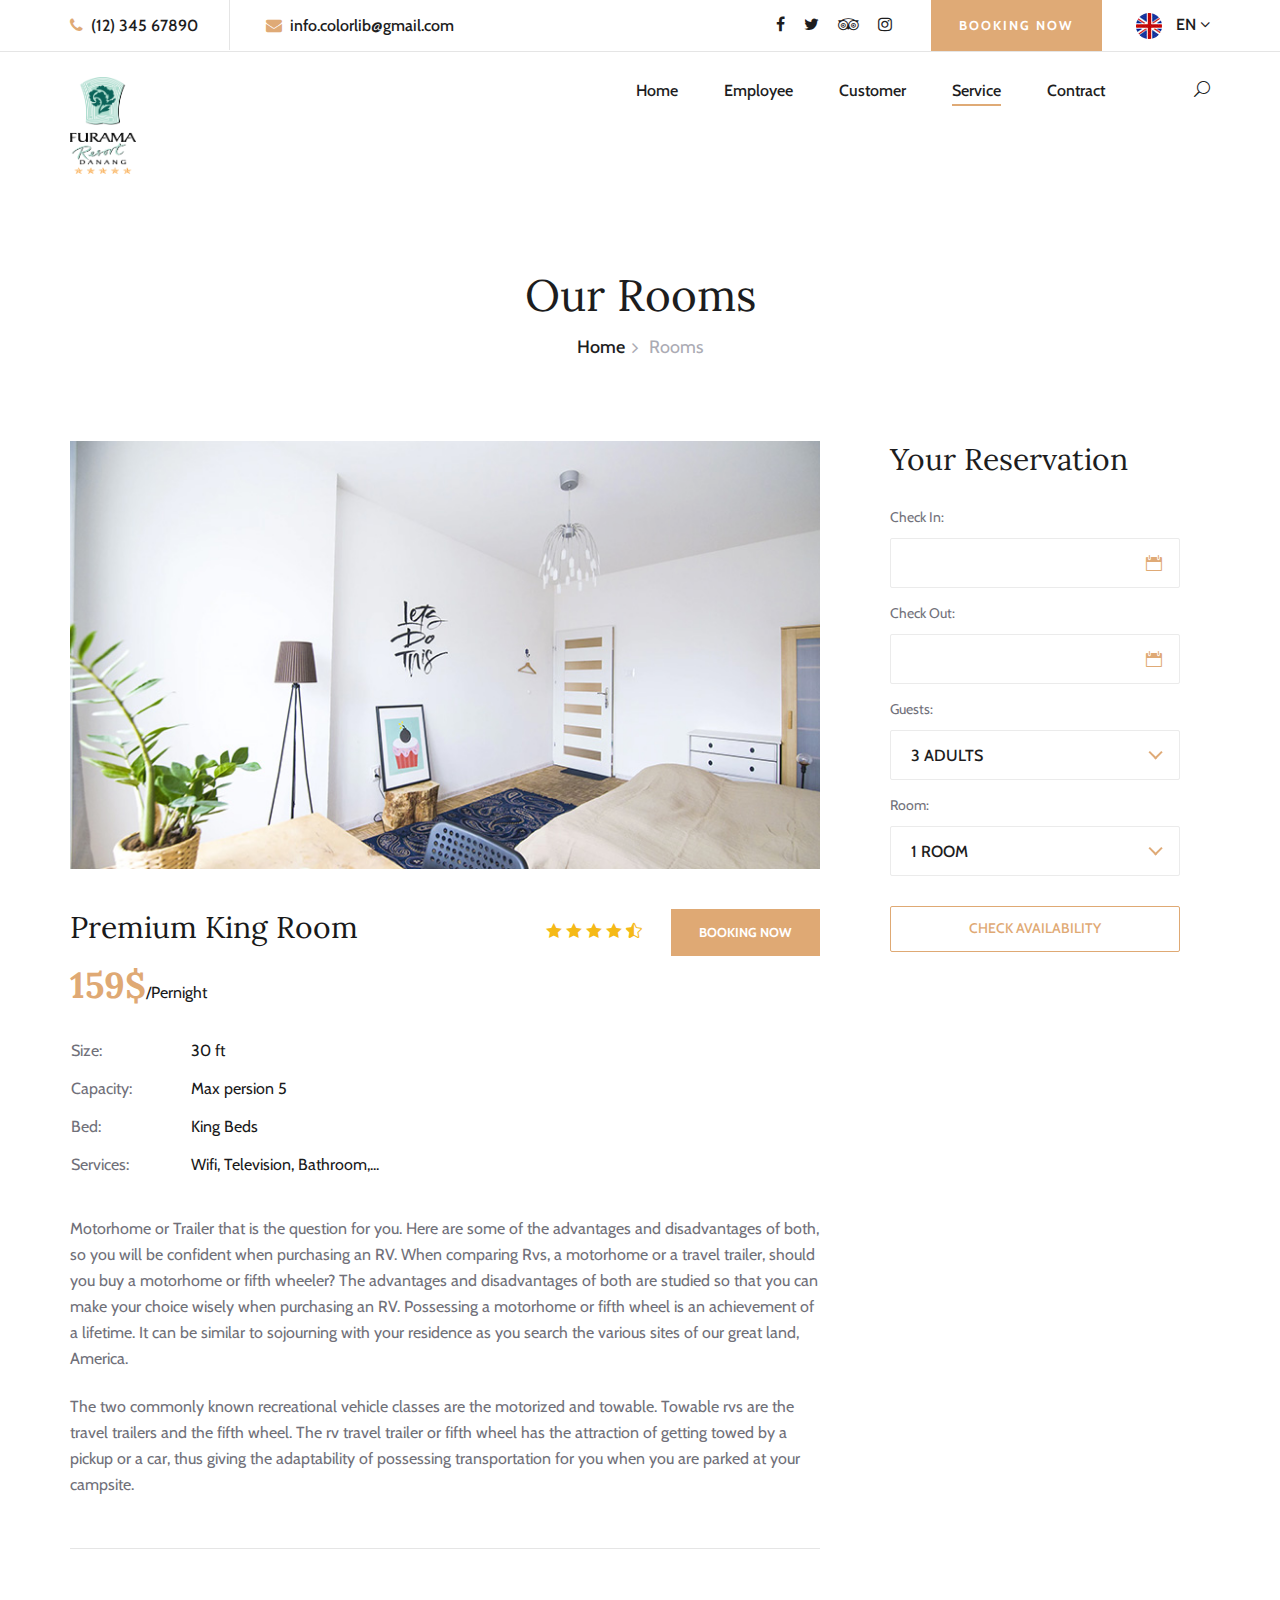
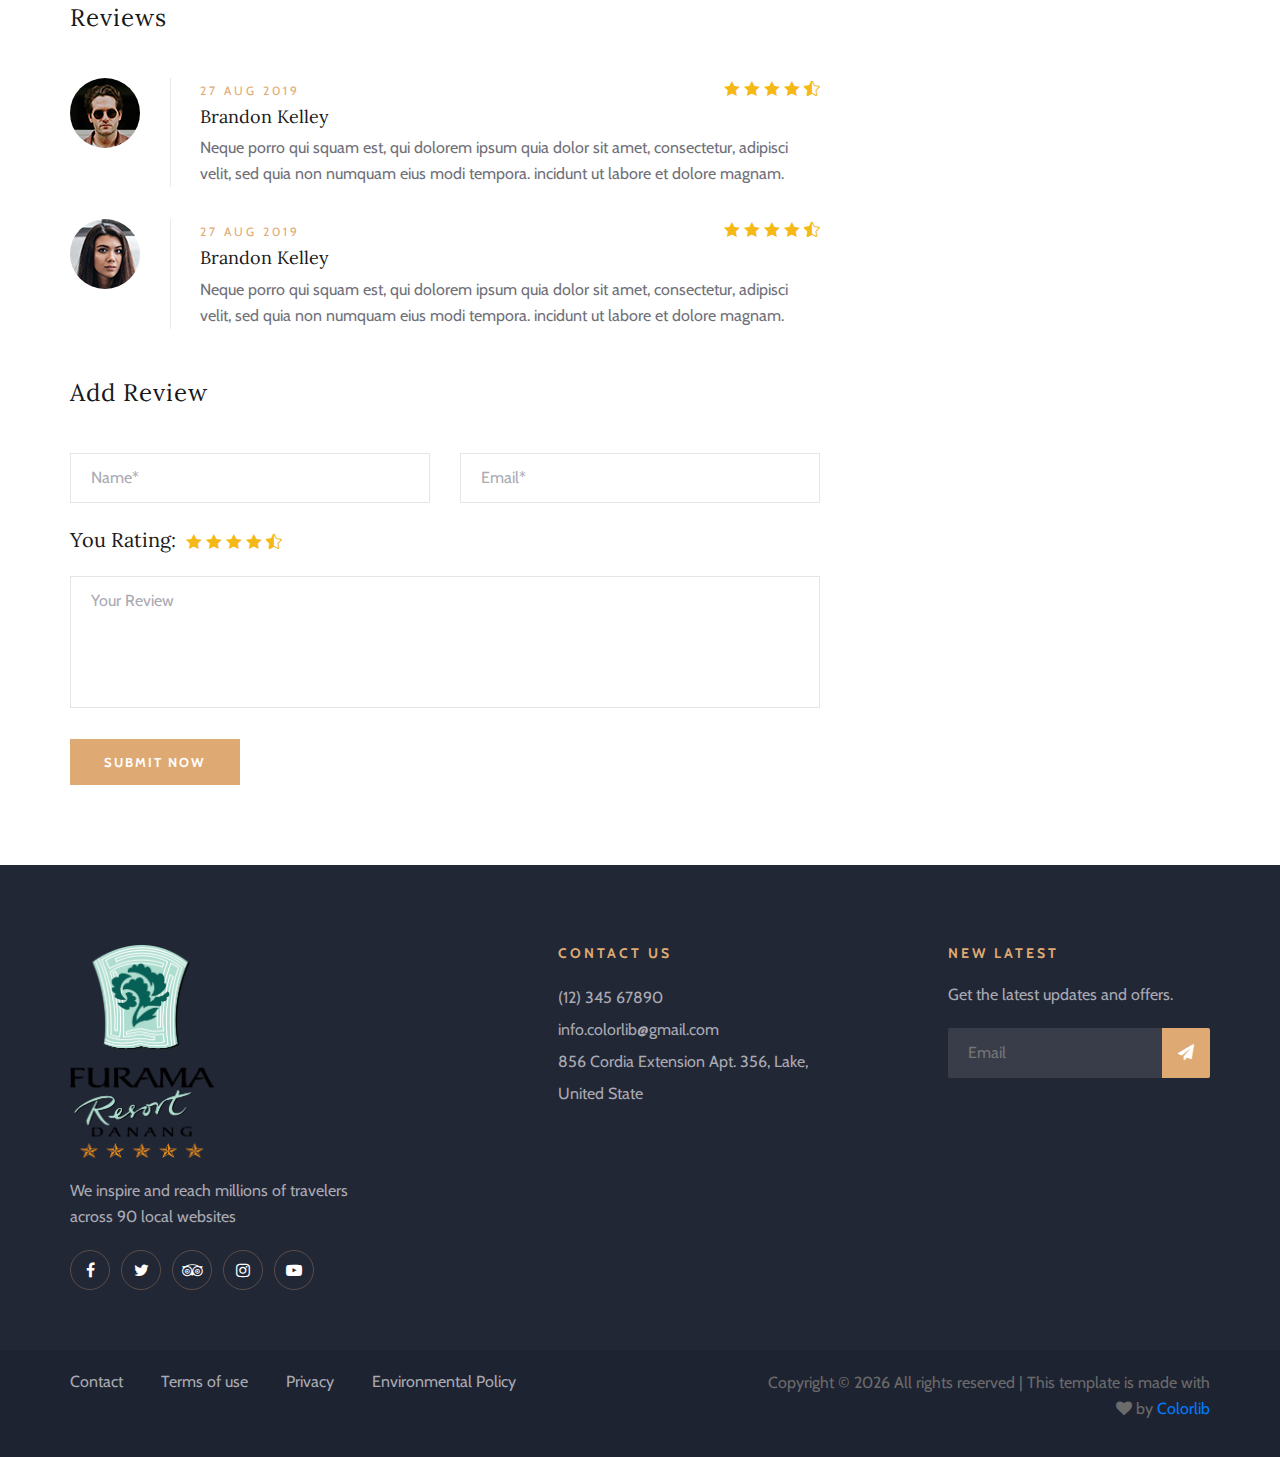
<file: house-details.html>
<!DOCTYPE html>
<html lang="zxx">
  <head>
    <meta charset="UTF-8" />
    <meta name="description" content="Furama Template" />
    <meta name="keywords" content="Furama, unica, creative, html" />
    <meta name="viewport" content="width=device-width, initial-scale=1.0" />
    <meta http-equiv="X-UA-Compatible" content="ie=edge" />
    <title>Furama | Template</title>

    <!-- Google Font -->
    <link
      href="https://fonts.googleapis.com/css?family=Lora:400,700&display=swap"
      rel="stylesheet"
    />
    <link
      href="https://fonts.googleapis.com/css?family=Cabin:400,500,600,700&display=swap"
      rel="stylesheet"
    />

    <!-- Css Styles -->
    <link rel="stylesheet" href="css/bootstrap.min.css" type="text/css" />
    <link rel="stylesheet" href="css/font-awesome.min.css" type="text/css" />
    <link rel="stylesheet" href="css/elegant-icons.css" type="text/css" />
    <link rel="stylesheet" href="css/flaticon.css" type="text/css" />
    <link rel="stylesheet" href="css/owl.carousel.min.css" type="text/css" />
    <link rel="stylesheet" href="css/nice-select.css" type="text/css" />
    <link rel="stylesheet" href="css/jquery-ui.min.css" type="text/css" />
    <link rel="stylesheet" href="css/magnific-popup.css" type="text/css" />
    <link rel="stylesheet" href="css/slicknav.min.css" type="text/css" />
    <link rel="stylesheet" href="css/style.css" type="text/css" />
  </head>

  <body>
    <!-- Page Preloder -->
    <div id="preloder">
      <div class="loader"></div>
    </div>

    <!-- Offcanvas Menu Section Begin -->
    <div class="offcanvas-menu-overlay"></div>
    <div class="canvas-open">
      <i class="icon_menu"></i>
    </div>
    <div class="offcanvas-menu-wrapper">
      <div class="canvas-close">
        <i class="icon_close"></i>
      </div>
      <div class="search-icon search-switch">
        <i class="icon_search"></i>
      </div>
      <div class="header-configure-area">
        <div class="language-option">
          <img src="img/flag.jpg" alt="" />
          <span>EN <i class="fa fa-angle-down"></i></span>
          <div class="flag-dropdown">
            <ul>
              <li><a href="#">Zi</a></li>
              <li><a href="#">Fr</a></li>
            </ul>
          </div>
        </div>
        <a href="#" class="bk-btn">Booking Now</a>
      </div>
      <nav class="mainmenu mobile-menu">
        <ul>
          <li class="active"><a href="./index.html">Home</a></li>
          <li><a href="./rooms.html">Rooms</a></li>
          <li><a href="./about-us.html">About Us</a></li>
          <li>
            <a href="./pages.html">Pages</a>
            <ul class="dropdown">
              <li><a href="./room-details.html">Room Details</a></li>
              <li><a href="./blog-details.html">Blog Details</a></li>
              <li><a href="#">Family Room</a></li>
              <li><a href="#">Premium Room</a></li>
            </ul>
          </li>
          <li><a href="./blog.html">News</a></li>
          <li><a href="./contact.html">Contact</a></li>
        </ul>
      </nav>
      <div id="mobile-menu-wrap"></div>
      <div class="top-social">
        <a href="#"><i class="fa fa-facebook"></i></a>
        <a href="#"><i class="fa fa-twitter"></i></a>
        <a href="#"><i class="fa fa-tripadvisor"></i></a>
        <a href="#"><i class="fa fa-instagram"></i></a>
      </div>
      <ul class="top-widget">
        <li><i class="fa fa-phone"></i> (12) 345 67890</li>
        <li><i class="fa fa-envelope"></i> info.colorlib@gmail.com</li>
      </ul>
    </div>
    <!-- Offcanvas Menu Section End -->

    <!-- Header Section Begin -->
    <header class="header-section">
      <div class="top-nav">
        <div class="container">
          <div class="row">
            <div class="col-lg-6">
              <ul class="tn-left">
                <li><i class="fa fa-phone"></i> (12) 345 67890</li>
                <li><i class="fa fa-envelope"></i> info.colorlib@gmail.com</li>
              </ul>
            </div>
            <div class="col-lg-6">
              <div class="tn-right">
                <div class="top-social">
                  <a href="#"><i class="fa fa-facebook"></i></a>
                  <a href="#"><i class="fa fa-twitter"></i></a>
                  <a href="#"><i class="fa fa-tripadvisor"></i></a>
                  <a href="#"><i class="fa fa-instagram"></i></a>
                </div>
                <a href="#" class="bk-btn">Booking Now</a>
                <div class="language-option">
                  <img src="img/flag.jpg" alt="" />
                  <span>EN <i class="fa fa-angle-down"></i></span>
                  <div class="flag-dropdown">
                    <ul>
                      <li><a href="#">Zi</a></li>
                      <li><a href="#">Fr</a></li>
                    </ul>
                  </div>
                </div>
              </div>
            </div>
          </div>
        </div>
      </div>
      <div class="menu-item">
        <div class="container">
          <div class="row">
            <div class="col-lg-2">
              <div class="logo">
                <a href="./index.html">
                  <img src="img/logo.png" width="40%" alt="" />
                </a>
              </div>
            </div>
            <div class="col-lg-10">
              <div class="nav-menu">
                <nav class="mainmenu">
                  <ul>
                    <li><a href="./index.html">Home</a></li>
                    <li><a href="./employee.html">Employee</a></li>
                    <li><a href="./customer.html">Customer</a></li>
                    <li class="active">
                      <a href="./service.html">Service</a>
                      <ul class="dropdown">
                        <li><a href="./villa-details.html">Villa</a></li>
                        <li><a href="./house-details.html">House</a></li>
                        <li><a href="./room-details.html">Room</a></li>
                      </ul>
                    </li>
                    <li><a href="./contract.html">Contract</a></li>
                  </ul>
                </nav>
                <div class="nav-right search-switch">
                  <i class="icon_search"></i>
                </div>
              </div>
            </div>
          </div>
        </div>
      </div>
    </header>
    <!-- Header End -->

    <!-- Breadcrumb Section Begin -->
    <div class="breadcrumb-section">
      <div class="container">
        <div class="row">
          <div class="col-lg-12">
            <div class="breadcrumb-text">
              <h2>Our Rooms</h2>
              <div class="bt-option">
                <a href="./home.html">Home</a>
                <span>Rooms</span>
              </div>
            </div>
          </div>
        </div>
      </div>
    </div>
    <!-- Breadcrumb Section End -->

    <!-- Room Details Section Begin -->
    <section class="room-details-section spad">
      <div class="container">
        <div class="row">
          <div class="col-lg-8">
            <div class="room-details-item">
              <img src="img/room/room-details.jpg" alt="" />
              <div class="rd-text">
                <div class="rd-title">
                  <h3>Premium King Room</h3>
                  <div class="rdt-right">
                    <div class="rating">
                      <i class="icon_star"></i>
                      <i class="icon_star"></i>
                      <i class="icon_star"></i>
                      <i class="icon_star"></i>
                      <i class="icon_star-half_alt"></i>
                    </div>
                    <a href="#">Booking Now</a>
                  </div>
                </div>
                <h2>159$<span>/Pernight</span></h2>
                <table>
                  <tbody>
                    <tr>
                      <td class="r-o">Size:</td>
                      <td>30 ft</td>
                    </tr>
                    <tr>
                      <td class="r-o">Capacity:</td>
                      <td>Max persion 5</td>
                    </tr>
                    <tr>
                      <td class="r-o">Bed:</td>
                      <td>King Beds</td>
                    </tr>
                    <tr>
                      <td class="r-o">Services:</td>
                      <td>Wifi, Television, Bathroom,...</td>
                    </tr>
                  </tbody>
                </table>
                <p class="f-para">
                  Motorhome or Trailer that is the question for you. Here are
                  some of the advantages and disadvantages of both, so you will
                  be confident when purchasing an RV. When comparing Rvs, a
                  motorhome or a travel trailer, should you buy a motorhome or
                  fifth wheeler? The advantages and disadvantages of both are
                  studied so that you can make your choice wisely when
                  purchasing an RV. Possessing a motorhome or fifth wheel is an
                  achievement of a lifetime. It can be similar to sojourning
                  with your residence as you search the various sites of our
                  great land, America.
                </p>
                <p>
                  The two commonly known recreational vehicle classes are the
                  motorized and towable. Towable rvs are the travel trailers and
                  the fifth wheel. The rv travel trailer or fifth wheel has the
                  attraction of getting towed by a pickup or a car, thus giving
                  the adaptability of possessing transportation for you when you
                  are parked at your campsite.
                </p>
              </div>
            </div>
            <div class="rd-reviews">
              <h4>Reviews</h4>
              <div class="review-item">
                <div class="ri-pic">
                  <img src="img/room/avatar/avatar-1.jpg" alt="" />
                </div>
                <div class="ri-text">
                  <span>27 Aug 2019</span>
                  <div class="rating">
                    <i class="icon_star"></i>
                    <i class="icon_star"></i>
                    <i class="icon_star"></i>
                    <i class="icon_star"></i>
                    <i class="icon_star-half_alt"></i>
                  </div>
                  <h5>Brandon Kelley</h5>
                  <p>
                    Neque porro qui squam est, qui dolorem ipsum quia dolor sit
                    amet, consectetur, adipisci velit, sed quia non numquam eius
                    modi tempora. incidunt ut labore et dolore magnam.
                  </p>
                </div>
              </div>
              <div class="review-item">
                <div class="ri-pic">
                  <img src="img/room/avatar/avatar-2.jpg" alt="" />
                </div>
                <div class="ri-text">
                  <span>27 Aug 2019</span>
                  <div class="rating">
                    <i class="icon_star"></i>
                    <i class="icon_star"></i>
                    <i class="icon_star"></i>
                    <i class="icon_star"></i>
                    <i class="icon_star-half_alt"></i>
                  </div>
                  <h5>Brandon Kelley</h5>
                  <p>
                    Neque porro qui squam est, qui dolorem ipsum quia dolor sit
                    amet, consectetur, adipisci velit, sed quia non numquam eius
                    modi tempora. incidunt ut labore et dolore magnam.
                  </p>
                </div>
              </div>
            </div>
            <div class="review-add">
              <h4>Add Review</h4>
              <form action="#" class="ra-form">
                <div class="row">
                  <div class="col-lg-6">
                    <input type="text" placeholder="Name*" />
                  </div>
                  <div class="col-lg-6">
                    <input type="text" placeholder="Email*" />
                  </div>
                  <div class="col-lg-12">
                    <div>
                      <h5>You Rating:</h5>
                      <div class="rating">
                        <i class="icon_star"></i>
                        <i class="icon_star"></i>
                        <i class="icon_star"></i>
                        <i class="icon_star"></i>
                        <i class="icon_star-half_alt"></i>
                      </div>
                    </div>
                    <textarea placeholder="Your Review"></textarea>
                    <button type="submit">Submit Now</button>
                  </div>
                </div>
              </form>
            </div>
          </div>
          <div class="col-lg-4">
            <div class="room-booking">
              <h3>Your Reservation</h3>
              <form action="#">
                <div class="check-date">
                  <label for="date-in">Check In:</label>
                  <input type="text" class="date-input" id="date-in" />
                  <i class="icon_calendar"></i>
                </div>
                <div class="check-date">
                  <label for="date-out">Check Out:</label>
                  <input type="text" class="date-input" id="date-out" />
                  <i class="icon_calendar"></i>
                </div>
                <div class="select-option">
                  <label for="guest">Guests:</label>
                  <select id="guest">
                    <option value="">3 Adults</option>
                  </select>
                </div>
                <div class="select-option">
                  <label for="room">Room:</label>
                  <select id="room">
                    <option value="">1 Room</option>
                  </select>
                </div>
                <button type="submit">Check Availability</button>
              </form>
            </div>
          </div>
        </div>
      </div>
    </section>
    <!-- Room Details Section End -->

    <!-- Footer Section Begin -->
    <footer class="footer-section">
      <div class="container">
        <div class="footer-text">
          <div class="row">
            <div class="col-lg-4">
              <div class="ft-about">
                <div class="logo">
                  <a href="#">
                    <img src="img/logo.png" width="40%" alt="" />
                  </a>
                </div>
                <p>
                  We inspire and reach millions of travelers<br />
                  across 90 local websites
                </p>
                <div class="fa-social">
                  <a href="#"><i class="fa fa-facebook"></i></a>
                  <a href="#"><i class="fa fa-twitter"></i></a>
                  <a href="#"><i class="fa fa-tripadvisor"></i></a>
                  <a href="#"><i class="fa fa-instagram"></i></a>
                  <a href="#"><i class="fa fa-youtube-play"></i></a>
                </div>
              </div>
            </div>
            <div class="col-lg-3 offset-lg-1">
              <div class="ft-contact">
                <h6>Contact Us</h6>
                <ul>
                  <li>(12) 345 67890</li>
                  <li>info.colorlib@gmail.com</li>
                  <li>856 Cordia Extension Apt. 356, Lake, United State</li>
                </ul>
              </div>
            </div>
            <div class="col-lg-3 offset-lg-1">
              <div class="ft-newslatter">
                <h6>New latest</h6>
                <p>Get the latest updates and offers.</p>
                <form action="#" class="fn-form">
                  <input type="text" placeholder="Email" />
                  <button type="submit"><i class="fa fa-send"></i></button>
                </form>
              </div>
            </div>
          </div>
        </div>
      </div>
      <div class="copyright-option">
        <div class="container">
          <div class="row">
            <div class="col-lg-7">
              <ul>
                <li><a href="#">Contact</a></li>
                <li><a href="#">Terms of use</a></li>
                <li><a href="#">Privacy</a></li>
                <li><a href="#">Environmental Policy</a></li>
              </ul>
            </div>
            <div class="col-lg-5">
              <div class="co-text">
                <p>
                  <!-- Link back to Colorlib can't be removed. Template is licensed under CC BY 3.0. -->
                  Copyright &copy;
                  <script>
                    document.write(new Date().getFullYear());
                  </script>
                  All rights reserved | This template is made with
                  <i class="fa fa-heart" aria-hidden="true"></i> by
                  <a href="https://colorlib.com" target="_blank">Colorlib</a>
                  <!-- Link back to Colorlib can't be removed. Template is licensed under CC BY 3.0. -->
                </p>
              </div>
            </div>
          </div>
        </div>
      </div>
    </footer>
    <!-- Footer Section End -->

    <!-- Search model Begin -->
    <div class="search-model">
      <div class="h-100 d-flex align-items-center justify-content-center">
        <div class="search-close-switch"><i class="icon_close"></i></div>
        <form class="search-model-form">
          <input type="text" id="search-input" placeholder="Search here....." />
        </form>
      </div>
    </div>
    <!-- Search model end -->

    <!-- Js Plugins -->
    <script src="js/jquery-3.3.1.min.js"></script>
    <script src="js/bootstrap.min.js"></script>
    <script src="js/jquery.magnific-popup.min.js"></script>
    <script src="js/jquery.nice-select.min.js"></script>
    <script src="js/jquery-ui.min.js"></script>
    <script src="js/jquery.slicknav.js"></script>
    <script src="js/owl.carousel.min.js"></script>
    <script src="js/main.js"></script>
  </body>
</html>
</file>
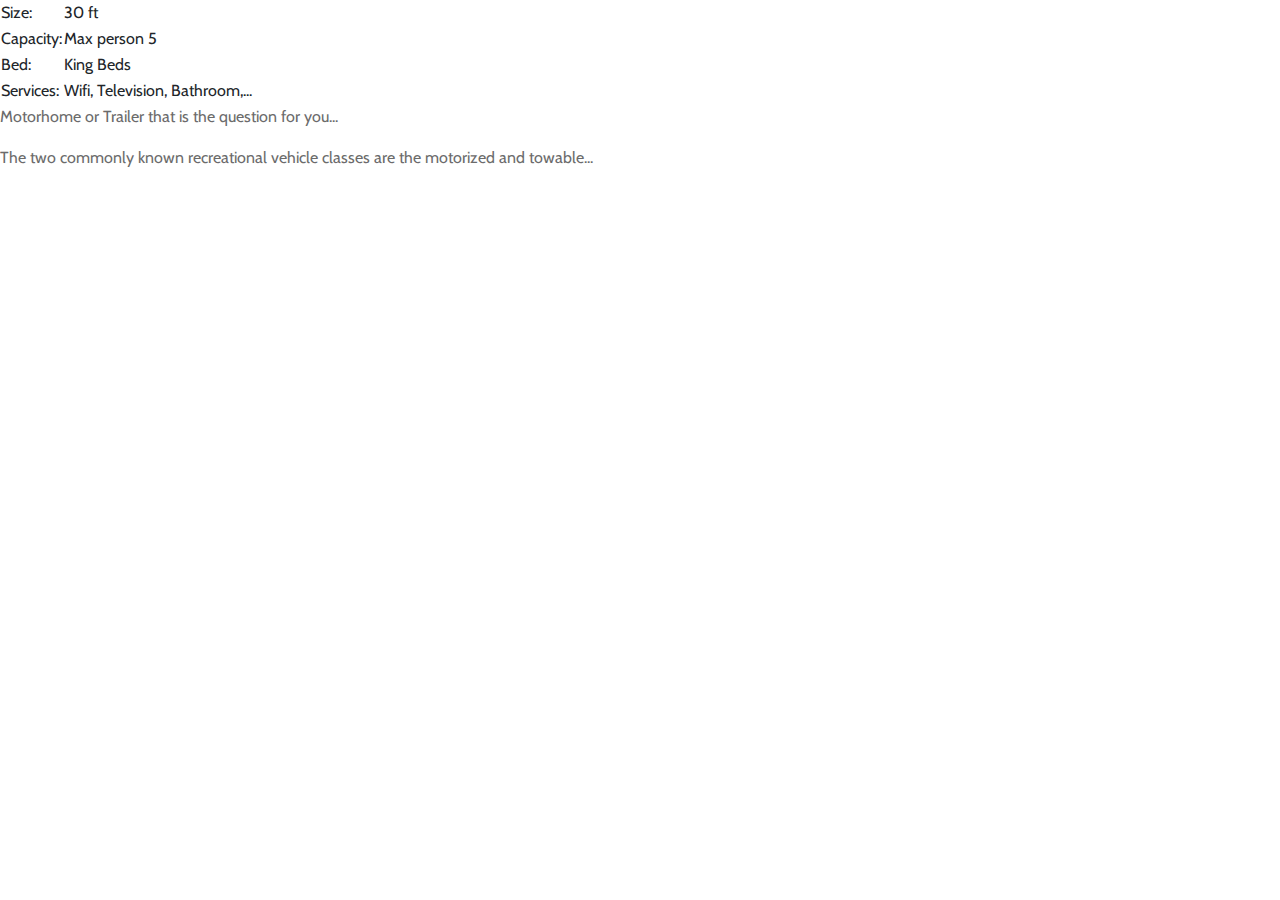
<file: test.html>
<!DOCTYPE html>
<html lang="en">
  <head>
    <meta charset="UTF-8" />
    <meta name="description" content="Furama Template" />
    <meta name="keywords" content="Furama, unica, creative, html" />
    <meta name="viewport" content="width=device-width, initial-scale=1.0" />
    <meta http-equiv="X-UA-Compatible" content="ie=edge" />
    <title>Furama | Template</title>

    <!-- Google Font -->
    <link
      href="https://fonts.googleapis.com/css?family=Lora:400,700&display=swap"
      rel="stylesheet"
    />
    <link
      href="https://fonts.googleapis.com/css?family=Cabin:400,500,600,700&display=swap"
      rel="stylesheet"
    />

    <!-- Css Styles -->
    <link rel="stylesheet" href="css/bootstrap.min.css" type="text/css" />
    <link rel="stylesheet" href="css/font-awesome.min.css" type="text/css" />
    <link rel="stylesheet" href="css/elegant-icons.css" type="text/css" />
    <link rel="stylesheet" href="css/flaticon.css" type="text/css" />
    <link rel="stylesheet" href="css/owl.carousel.min.css" type="text/css" />
    <link rel="stylesheet" href="css/nice-select.css" type="text/css" />
    <link rel="stylesheet" href="css/jquery-ui.min.css" type="text/css" />
    <link rel="stylesheet" href="css/magnific-popup.css" type="text/css" />
    <link rel="stylesheet" href="css/slicknav.min.css" type="text/css" />
    <link rel="stylesheet" href="css/style.css" type="text/css" />
    <meta charset="UTF-8" />
    <meta http-equiv="X-UA-Compatible" content="IE=edge" />
    <meta name="viewport" content="width=device-width, initial-scale=1.0" />
    <style></style>
    <script>
      function makeEditable(elementId) {
        var element = document.getElementById(elementId);
        var text = element.innerText;
        element.innerHTML =
          '<input type="text" class="edit-input" value="' +
          text +
          '" onblur="makeNonEditable(\'' +
          elementId +
          "', this.value)\">";
        document.querySelector(".edit-input").focus();
      }

      function makeNonEditable(elementId, newText) {
        var element = document.getElementById(elementId);
        element.innerHTML =
          '<span class="editable" onclick="makeEditable(\'' +
          elementId +
          "')\">" +
          newText +
          "</span>";
      }
    </script>
  </head>
  <body>
    <table>
      <tbody>
        <tr>
          <td class="r-o">Size:</td>
          <td id="size" class="editable" onclick="makeEditable('size')">
            30 ft
          </td>
        </tr>
        <tr>
          <td class="r-o">Capacity:</td>
          <td id="capacity" class="editable" onclick="makeEditable('capacity')">
            Max person 5
          </td>
        </tr>
        <tr>
          <td class="r-o">Bed:</td>
          <td id="bed" class="editable" onclick="makeEditable('bed')">
            King Beds
          </td>
        </tr>
        <tr>
          <td class="r-o">Services:</td>
          <td id="services" class="editable" onclick="makeEditable('services')">
            Wifi, Television, Bathroom,...
          </td>
        </tr>
      </tbody>
    </table>
    <p class="f-para">
      <span id="para1" class="editable" onclick="makeEditable('para1')">
        Motorhome or Trailer that is the question for you...
      </span>
    </p>
    <p>
      <span id="para2" class="editable" onclick="makeEditable('para2')">
        The two commonly known recreational vehicle classes are the motorized
        and towable...
      </span>
    </p>
    <script src="js/jquery-3.3.1.min.js"></script>
    <script src="js/bootstrap.min.js"></script>
    <script src="js/jquery.magnific-popup.min.js"></script>
    <script src="js/jquery.nice-select.min.js"></script>
    <script src="js/jquery-ui.min.js"></script>
    <script src="js/jquery.slicknav.js"></script>
    <script src="js/owl.carousel.min.js"></script>
    <script src="js/main.js"></script>
  </body>
</html>
</file>
<file: css/elegant-icons.css>
@font-face {
	font-family: 'ElegantIcons';
	src:url('../fonts/ElegantIcons.eot');
	src:url('../fonts/ElegantIcons.eot?#iefix') format('embedded-opentype'),
		url('../fonts/ElegantIcons.woff') format('woff'),
		url('../fonts/ElegantIcons.ttf') format('truetype'),
		url('../fonts/ElegantIcons.svg#ElegantIcons') format('svg');
	font-weight: normal;
	font-style: normal;
}

/* Use the following CSS code if you want to use data attributes for inserting your icons */
[data-icon]:before {
	font-family: 'ElegantIcons';
	content: attr(data-icon);
	speak: none;
	font-weight: normal;
	font-variant: normal;
	text-transform: none;
	line-height: 1;
	-webkit-font-smoothing: antialiased;
	-moz-osx-font-smoothing: grayscale;
}

/* Use the following CSS code if you want to have a class per icon */
/*
Instead of a list of all class selectors,
you can use the generic selector below, but it's slower:
[class*="your-class-prefix"] {
*/
.arrow_up, .arrow_down, .arrow_left, .arrow_right, .arrow_left-up, .arrow_right-up, .arrow_right-down, .arrow_left-down, .arrow-up-down, .arrow_up-down_alt, .arrow_left-right_alt, .arrow_left-right, .arrow_expand_alt2, .arrow_expand_alt, .arrow_condense, .arrow_expand, .arrow_move, .arrow_carrot-up, .arrow_carrot-down, .arrow_carrot-left, .arrow_carrot-right, .arrow_carrot-2up, .arrow_carrot-2down, .arrow_carrot-2left, .arrow_carrot-2right, .arrow_carrot-up_alt2, .arrow_carrot-down_alt2, .arrow_carrot-left_alt2, .arrow_carrot-right_alt2, .arrow_carrot-2up_alt2, .arrow_carrot-2down_alt2, .arrow_carrot-2left_alt2, .arrow_carrot-2right_alt2, .arrow_triangle-up, .arrow_triangle-down, .arrow_triangle-left, .arrow_triangle-right, .arrow_triangle-up_alt2, .arrow_triangle-down_alt2, .arrow_triangle-left_alt2, .arrow_triangle-right_alt2, .arrow_back, .icon_minus-06, .icon_plus, .icon_close, .icon_check, .icon_minus_alt2, .icon_plus_alt2, .icon_close_alt2, .icon_check_alt2, .icon_zoom-out_alt, .icon_zoom-in_alt, .icon_search, .icon_box-empty, .icon_box-selected, .icon_minus-box, .icon_plus-box, .icon_box-checked, .icon_circle-empty, .icon_circle-slelected, .icon_stop_alt2, .icon_stop, .icon_pause_alt2, .icon_pause, .icon_menu, .icon_menu-square_alt2, .icon_menu-circle_alt2, .icon_ul, .icon_ol, .icon_adjust-horiz, .icon_adjust-vert, .icon_document_alt, .icon_documents_alt, .icon_pencil, .icon_pencil-edit_alt, .icon_pencil-edit, .icon_folder-alt, .icon_folder-open_alt, .icon_folder-add_alt, .icon_info_alt, .icon_error-oct_alt, .icon_error-circle_alt, .icon_error-triangle_alt, .icon_question_alt2, .icon_question, .icon_comment_alt, .icon_chat_alt, .icon_vol-mute_alt, .icon_volume-low_alt, .icon_volume-high_alt, .icon_quotations, .icon_quotations_alt2, .icon_clock_alt, .icon_lock_alt, .icon_lock-open_alt, .icon_key_alt, .icon_cloud_alt, .icon_cloud-upload_alt, .icon_cloud-download_alt, .icon_image, .icon_images, .icon_lightbulb_alt, .icon_gift_alt, .icon_house_alt, .icon_genius, .icon_mobile, .icon_tablet, .icon_laptop, .icon_desktop, .icon_camera_alt, .icon_mail_alt, .icon_cone_alt, .icon_ribbon_alt, .icon_bag_alt, .icon_creditcard, .icon_cart_alt, .icon_paperclip, .icon_tag_alt, .icon_tags_alt, .icon_trash_alt, .icon_cursor_alt, .icon_mic_alt, .icon_compass_alt, .icon_pin_alt, .icon_pushpin_alt, .icon_map_alt, .icon_drawer_alt, .icon_toolbox_alt, .icon_book_alt, .icon_calendar, .icon_film, .icon_table, .icon_contacts_alt, .icon_headphones, .icon_lifesaver, .icon_piechart, .icon_refresh, .icon_link_alt, .icon_link, .icon_loading, .icon_blocked, .icon_archive_alt, .icon_heart_alt, .icon_star_alt, .icon_star-half_alt, .icon_star, .icon_star-half, .icon_tools, .icon_tool, .icon_cog, .icon_cogs, .arrow_up_alt, .arrow_down_alt, .arrow_left_alt, .arrow_right_alt, .arrow_left-up_alt, .arrow_right-up_alt, .arrow_right-down_alt, .arrow_left-down_alt, .arrow_condense_alt, .arrow_expand_alt3, .arrow_carrot_up_alt, .arrow_carrot-down_alt, .arrow_carrot-left_alt, .arrow_carrot-right_alt, .arrow_carrot-2up_alt, .arrow_carrot-2dwnn_alt, .arrow_carrot-2left_alt, .arrow_carrot-2right_alt, .arrow_triangle-up_alt, .arrow_triangle-down_alt, .arrow_triangle-left_alt, .arrow_triangle-right_alt, .icon_minus_alt, .icon_plus_alt, .icon_close_alt, .icon_check_alt, .icon_zoom-out, .icon_zoom-in, .icon_stop_alt, .icon_menu-square_alt, .icon_menu-circle_alt, .icon_document, .icon_documents, .icon_pencil_alt, .icon_folder, .icon_folder-open, .icon_folder-add, .icon_folder_upload, .icon_folder_download, .icon_info, .icon_error-circle, .icon_error-oct, .icon_error-triangle, .icon_question_alt, .icon_comment, .icon_chat, .icon_vol-mute, .icon_volume-low, .icon_volume-high, .icon_quotations_alt, .icon_clock, .icon_lock, .icon_lock-open, .icon_key, .icon_cloud, .icon_cloud-upload, .icon_cloud-download, .icon_lightbulb, .icon_gift, .icon_house, .icon_camera, .icon_mail, .icon_cone, .icon_ribbon, .icon_bag, .icon_cart, .icon_tag, .icon_tags, .icon_trash, .icon_cursor, .icon_mic, .icon_compass, .icon_pin, .icon_pushpin, .icon_map, .icon_drawer, .icon_toolbox, .icon_book, .icon_contacts, .icon_archive, .icon_heart, .icon_profile, .icon_group, .icon_grid-2x2, .icon_grid-3x3, .icon_music, .icon_pause_alt, .icon_phone, .icon_upload, .icon_download, .social_facebook, .social_twitter, .social_pinterest, .social_googleplus, .social_tumblr, .social_tumbleupon, .social_wordpress, .social_instagram, .social_dribbble, .social_vimeo, .social_linkedin, .social_rss, .social_deviantart, .social_share, .social_myspace, .social_skype, .social_youtube, .social_picassa, .social_googledrive, .social_flickr, .social_blogger, .social_spotify, .social_delicious, .social_facebook_circle, .social_twitter_circle, .social_pinterest_circle, .social_googleplus_circle, .social_tumblr_circle, .social_stumbleupon_circle, .social_wordpress_circle, .social_instagram_circle, .social_dribbble_circle, .social_vimeo_circle, .social_linkedin_circle, .social_rss_circle, .social_deviantart_circle, .social_share_circle, .social_myspace_circle, .social_skype_circle, .social_youtube_circle, .social_picassa_circle, .social_googledrive_alt2, .social_flickr_circle, .social_blogger_circle, .social_spotify_circle, .social_delicious_circle, .social_facebook_square, .social_twitter_square, .social_pinterest_square, .social_googleplus_square, .social_tumblr_square, .social_stumbleupon_square, .social_wordpress_square, .social_instagram_square, .social_dribbble_square, .social_vimeo_square, .social_linkedin_square, .social_rss_square, .social_deviantart_square, .social_share_square, .social_myspace_square, .social_skype_square, .social_youtube_square, .social_picassa_square, .social_googledrive_square, .social_flickr_square, .social_blogger_square, .social_spotify_square, .social_delicious_square, .icon_printer, .icon_calulator, .icon_building, .icon_floppy, .icon_drive, .icon_search-2, .icon_id, .icon_id-2, .icon_puzzle, .icon_like, .icon_dislike, .icon_mug, .icon_currency, .icon_wallet, .icon_pens, .icon_easel, .icon_flowchart, .icon_datareport, .icon_briefcase, .icon_shield, .icon_percent, .icon_globe, .icon_globe-2, .icon_target, .icon_hourglass, .icon_balance, .icon_rook, .icon_printer-alt, .icon_calculator_alt, .icon_building_alt, .icon_floppy_alt, .icon_drive_alt, .icon_search_alt, .icon_id_alt, .icon_id-2_alt, .icon_puzzle_alt, .icon_like_alt, .icon_dislike_alt, .icon_mug_alt, .icon_currency_alt, .icon_wallet_alt, .icon_pens_alt, .icon_easel_alt, .icon_flowchart_alt, .icon_datareport_alt, .icon_briefcase_alt, .icon_shield_alt, .icon_percent_alt, .icon_globe_alt, .icon_clipboard {
	font-family: 'ElegantIcons';
	speak: none;
	font-style: normal;
	font-weight: normal;
	font-variant: normal;
	text-transform: none;
	line-height: 1;
	-webkit-font-smoothing: antialiased;
}
.arrow_up:before {
	content: "\21";
}
.arrow_down:before {
	content: "\22";
}
.arrow_left:before {
	content: "\23";
}
.arrow_right:before {
	content: "\24";
}
.arrow_left-up:before {
	content: "\25";
}
.arrow_right-up:before {
	content: "\26";
}
.arrow_right-down:before {
	content: "\27";
}
.arrow_left-down:before {
	content: "\28";
}
.arrow-up-down:before {
	content: "\29";
}
.arrow_up-down_alt:before {
	content: "\2a";
}
.arrow_left-right_alt:before {
	content: "\2b";
}
.arrow_left-right:before {
	content: "\2c";
}
.arrow_expand_alt2:before {
	content: "\2d";
}
.arrow_expand_alt:before {
	content: "\2e";
}
.arrow_condense:before {
	content: "\2f";
}
.arrow_expand:before {
	content: "\30";
}
.arrow_move:before {
	content: "\31";
}
.arrow_carrot-up:before {
	content: "\32";
}
.arrow_carrot-down:before {
	content: "\33";
}
.arrow_carrot-left:before {
	content: "\34";
}
.arrow_carrot-right:before {
	content: "\35";
}
.arrow_carrot-2up:before {
	content: "\36";
}
.arrow_carrot-2down:before {
	content: "\37";
}
.arrow_carrot-2left:before {
	content: "\38";
}
.arrow_carrot-2right:before {
	content: "\39";
}
.arrow_carrot-up_alt2:before {
	content: "\3a";
}
.arrow_carrot-down_alt2:before {
	content: "\3b";
}
.arrow_carrot-left_alt2:before {
	content: "\3c";
}
.arrow_carrot-right_alt2:before {
	content: "\3d";
}
.arrow_carrot-2up_alt2:before {
	content: "\3e";
}
.arrow_carrot-2down_alt2:before {
	content: "\3f";
}
.arrow_carrot-2left_alt2:before {
	content: "\40";
}
.arrow_carrot-2right_alt2:before {
	content: "\41";
}
.arrow_triangle-up:before {
	content: "\42";
}
.arrow_triangle-down:before {
	content: "\43";
}
.arrow_triangle-left:before {
	content: "\44";
}
.arrow_triangle-right:before {
	content: "\45";
}
.arrow_triangle-up_alt2:before {
	content: "\46";
}
.arrow_triangle-down_alt2:before {
	content: "\47";
}
.arrow_triangle-left_alt2:before {
	content: "\48";
}
.arrow_triangle-right_alt2:before {
	content: "\49";
}
.arrow_back:before {
	content: "\4a";
}
.icon_minus-06:before {
	content: "\4b";
}
.icon_plus:before {
	content: "\4c";
}
.icon_close:before {
	content: "\4d";
}
.icon_check:before {
	content: "\4e";
}
.icon_minus_alt2:before {
	content: "\4f";
}
.icon_plus_alt2:before {
	content: "\50";
}
.icon_close_alt2:before {
	content: "\51";
}
.icon_check_alt2:before {
	content: "\52";
}
.icon_zoom-out_alt:before {
	content: "\53";
}
.icon_zoom-in_alt:before {
	content: "\54";
}
.icon_search:before {
	content: "\55";
}
.icon_box-empty:before {
	content: "\56";
}
.icon_box-selected:before {
	content: "\57";
}
.icon_minus-box:before {
	content: "\58";
}
.icon_plus-box:before {
	content: "\59";
}
.icon_box-checked:before {
	content: "\5a";
}
.icon_circle-empty:before {
	content: "\5b";
}
.icon_circle-slelected:before {
	content: "\5c";
}
.icon_stop_alt2:before {
	content: "\5d";
}
.icon_stop:before {
	content: "\5e";
}
.icon_pause_alt2:before {
	content: "\5f";
}
.icon_pause:before {
	content: "\60";
}
.icon_menu:before {
	content: "\61";
}
.icon_menu-square_alt2:before {
	content: "\62";
}
.icon_menu-circle_alt2:before {
	content: "\63";
}
.icon_ul:before {
	content: "\64";
}
.icon_ol:before {
	content: "\65";
}
.icon_adjust-horiz:before {
	content: "\66";
}
.icon_adjust-vert:before {
	content: "\67";
}
.icon_document_alt:before {
	content: "\68";
}
.icon_documents_alt:before {
	content: "\69";
}
.icon_pencil:before {
	content: "\6a";
}
.icon_pencil-edit_alt:before {
	content: "\6b";
}
.icon_pencil-edit:before {
	content: "\6c";
}
.icon_folder-alt:before {
	content: "\6d";
}
.icon_folder-open_alt:before {
	content: "\6e";
}
.icon_folder-add_alt:before {
	content: "\6f";
}
.icon_info_alt:before {
	content: "\70";
}
.icon_error-oct_alt:before {
	content: "\71";
}
.icon_error-circle_alt:before {
	content: "\72";
}
.icon_error-triangle_alt:before {
	content: "\73";
}
.icon_question_alt2:before {
	content: "\74";
}
.icon_question:before {
	content: "\75";
}
.icon_comment_alt:before {
	content: "\76";
}
.icon_chat_alt:before {
	content: "\77";
}
.icon_vol-mute_alt:before {
	content: "\78";
}
.icon_volume-low_alt:before {
	content: "\79";
}
.icon_volume-high_alt:before {
	content: "\7a";
}
.icon_quotations:before {
	content: "\7b";
}
.icon_quotations_alt2:before {
	content: "\7c";
}
.icon_clock_alt:before {
	content: "\7d";
}
.icon_lock_alt:before {
	content: "\7e";
}
.icon_lock-open_alt:before {
	content: "\e000";
}
.icon_key_alt:before {
	content: "\e001";
}
.icon_cloud_alt:before {
	content: "\e002";
}
.icon_cloud-upload_alt:before {
	content: "\e003";
}
.icon_cloud-download_alt:before {
	content: "\e004";
}
.icon_image:before {
	content: "\e005";
}
.icon_images:before {
	content: "\e006";
}
.icon_lightbulb_alt:before {
	content: "\e007";
}
.icon_gift_alt:before {
	content: "\e008";
}
.icon_house_alt:before {
	content: "\e009";
}
.icon_genius:before {
	content: "\e00a";
}
.icon_mobile:before {
	content: "\e00b";
}
.icon_tablet:before {
	content: "\e00c";
}
.icon_laptop:before {
	content: "\e00d";
}
.icon_desktop:before {
	content: "\e00e";
}
.icon_camera_alt:before {
	content: "\e00f";
}
.icon_mail_alt:before {
	content: "\e010";
}
.icon_cone_alt:before {
	content: "\e011";
}
.icon_ribbon_alt:before {
	content: "\e012";
}
.icon_bag_alt:before {
	content: "\e013";
}
.icon_creditcard:before {
	content: "\e014";
}
.icon_cart_alt:before {
	content: "\e015";
}
.icon_paperclip:before {
	content: "\e016";
}
.icon_tag_alt:before {
	content: "\e017";
}
.icon_tags_alt:before {
	content: "\e018";
}
.icon_trash_alt:before {
	content: "\e019";
}
.icon_cursor_alt:before {
	content: "\e01a";
}
.icon_mic_alt:before {
	content: "\e01b";
}
.icon_compass_alt:before {
	content: "\e01c";
}
.icon_pin_alt:before {
	content: "\e01d";
}
.icon_pushpin_alt:before {
	content: "\e01e";
}
.icon_map_alt:before {
	content: "\e01f";
}
.icon_drawer_alt:before {
	content: "\e020";
}
.icon_toolbox_alt:before {
	content: "\e021";
}
.icon_book_alt:before {
	content: "\e022";
}
.icon_calendar:before {
	content: "\e023";
}
.icon_film:before {
	content: "\e024";
}
.icon_table:before {
	content: "\e025";
}
.icon_contacts_alt:before {
	content: "\e026";
}
.icon_headphones:before {
	content: "\e027";
}
.icon_lifesaver:before {
	content: "\e028";
}
.icon_piechart:before {
	content: "\e029";
}
.icon_refresh:before {
	content: "\e02a";
}
.icon_link_alt:before {
	content: "\e02b";
}
.icon_link:before {
	content: "\e02c";
}
.icon_loading:before {
	content: "\e02d";
}
.icon_blocked:before {
	content: "\e02e";
}
.icon_archive_alt:before {
	content: "\e02f";
}
.icon_heart_alt:before {
	content: "\e030";
}
.icon_star_alt:before {
	content: "\e031";
}
.icon_star-half_alt:before {
	content: "\e032";
}
.icon_star:before {
	content: "\e033";
}
.icon_star-half:before {
	content: "\e034";
}
.icon_tools:before {
	content: "\e035";
}
.icon_tool:before {
	content: "\e036";
}
.icon_cog:before {
	content: "\e037";
}
.icon_cogs:before {
	content: "\e038";
}
.arrow_up_alt:before {
	content: "\e039";
}
.arrow_down_alt:before {
	content: "\e03a";
}
.arrow_left_alt:before {
	content: "\e03b";
}
.arrow_right_alt:before {
	content: "\e03c";
}
.arrow_left-up_alt:before {
	content: "\e03d";
}
.arrow_right-up_alt:before {
	content: "\e03e";
}
.arrow_right-down_alt:before {
	content: "\e03f";
}
.arrow_left-down_alt:before {
	content: "\e040";
}
.arrow_condense_alt:before {
	content: "\e041";
}
.arrow_expand_alt3:before {
	content: "\e042";
}
.arrow_carrot_up_alt:before {
	content: "\e043";
}
.arrow_carrot-down_alt:before {
	content: "\e044";
}
.arrow_carrot-left_alt:before {
	content: "\e045";
}
.arrow_carrot-right_alt:before {
	content: "\e046";
}
.arrow_carrot-2up_alt:before {
	content: "\e047";
}
.arrow_carrot-2dwnn_alt:before {
	content: "\e048";
}
.arrow_carrot-2left_alt:before {
	content: "\e049";
}
.arrow_carrot-2right_alt:before {
	content: "\e04a";
}
.arrow_triangle-up_alt:before {
	content: "\e04b";
}
.arrow_triangle-down_alt:before {
	content: "\e04c";
}
.arrow_triangle-left_alt:before {
	content: "\e04d";
}
.arrow_triangle-right_alt:before {
	content: "\e04e";
}
.icon_minus_alt:before {
	content: "\e04f";
}
.icon_plus_alt:before {
	content: "\e050";
}
.icon_close_alt:before {
	content: "\e051";
}
.icon_check_alt:before {
	content: "\e052";
}
.icon_zoom-out:before {
	content: "\e053";
}
.icon_zoom-in:before {
	content: "\e054";
}
.icon_stop_alt:before {
	content: "\e055";
}
.icon_menu-square_alt:before {
	content: "\e056";
}
.icon_menu-circle_alt:before {
	content: "\e057";
}
.icon_document:before {
	content: "\e058";
}
.icon_documents:before {
	content: "\e059";
}
.icon_pencil_alt:before {
	content: "\e05a";
}
.icon_folder:before {
	content: "\e05b";
}
.icon_folder-open:before {
	content: "\e05c";
}
.icon_folder-add:before {
	content: "\e05d";
}
.icon_folder_upload:before {
	content: "\e05e";
}
.icon_folder_download:before {
	content: "\e05f";
}
.icon_info:before {
	content: "\e060";
}
.icon_error-circle:before {
	content: "\e061";
}
.icon_error-oct:before {
	content: "\e062";
}
.icon_error-triangle:before {
	content: "\e063";
}
.icon_question_alt:before {
	content: "\e064";
}
.icon_comment:before {
	content: "\e065";
}
.icon_chat:before {
	content: "\e066";
}
.icon_vol-mute:before {
	content: "\e067";
}
.icon_volume-low:before {
	content: "\e068";
}
.icon_volume-high:before {
	content: "\e069";
}
.icon_quotations_alt:before {
	content: "\e06a";
}
.icon_clock:before {
	content: "\e06b";
}
.icon_lock:before {
	content: "\e06c";
}
.icon_lock-open:before {
	content: "\e06d";
}
.icon_key:before {
	content: "\e06e";
}
.icon_cloud:before {
	content: "\e06f";
}
.icon_cloud-upload:before {
	content: "\e070";
}
.icon_cloud-download:before {
	content: "\e071";
}
.icon_lightbulb:before {
	content: "\e072";
}
.icon_gift:before {
	content: "\e073";
}
.icon_house:before {
	content: "\e074";
}
.icon_camera:before {
	content: "\e075";
}
.icon_mail:before {
	content: "\e076";
}
.icon_cone:before {
	content: "\e077";
}
.icon_ribbon:before {
	content: "\e078";
}
.icon_bag:before {
	content: "\e079";
}
.icon_cart:before {
	content: "\e07a";
}
.icon_tag:before {
	content: "\e07b";
}
.icon_tags:before {
	content: "\e07c";
}
.icon_trash:before {
	content: "\e07d";
}
.icon_cursor:before {
	content: "\e07e";
}
.icon_mic:before {
	content: "\e07f";
}
.icon_compass:before {
	content: "\e080";
}
.icon_pin:before {
	content: "\e081";
}
.icon_pushpin:before {
	content: "\e082";
}
.icon_map:before {
	content: "\e083";
}
.icon_drawer:before {
	content: "\e084";
}
.icon_toolbox:before {
	content: "\e085";
}
.icon_book:before {
	content: "\e086";
}
.icon_contacts:before {
	content: "\e087";
}
.icon_archive:before {
	content: "\e088";
}
.icon_heart:before {
	content: "\e089";
}
.icon_profile:before {
	content: "\e08a";
}
.icon_group:before {
	content: "\e08b";
}
.icon_grid-2x2:before {
	content: "\e08c";
}
.icon_grid-3x3:before {
	content: "\e08d";
}
.icon_music:before {
	content: "\e08e";
}
.icon_pause_alt:before {
	content: "\e08f";
}
.icon_phone:before {
	content: "\e090";
}
.icon_upload:before {
	content: "\e091";
}
.icon_download:before {
	content: "\e092";
}
.social_facebook:before {
	content: "\e093";
}
.social_twitter:before {
	content: "\e094";
}
.social_pinterest:before {
	content: "\e095";
}
.social_googleplus:before {
	content: "\e096";
}
.social_tumblr:before {
	content: "\e097";
}
.social_tumbleupon:before {
	content: "\e098";
}
.social_wordpress:before {
	content: "\e099";
}
.social_instagram:before {
	content: "\e09a";
}
.social_dribbble:before {
	content: "\e09b";
}
.social_vimeo:before {
	content: "\e09c";
}
.social_linkedin:before {
	content: "\e09d";
}
.social_rss:before {
	content: "\e09e";
}
.social_deviantart:before {
	content: "\e09f";
}
.social_share:before {
	content: "\e0a0";
}
.social_myspace:before {
	content: "\e0a1";
}
.social_skype:before {
	content: "\e0a2";
}
.social_youtube:before {
	content: "\e0a3";
}
.social_picassa:before {
	content: "\e0a4";
}
.social_googledrive:before {
	content: "\e0a5";
}
.social_flickr:before {
	content: "\e0a6";
}
.social_blogger:before {
	content: "\e0a7";
}
.social_spotify:before {
	content: "\e0a8";
}
.social_delicious:before {
	content: "\e0a9";
}
.social_facebook_circle:before {
	content: "\e0aa";
}
.social_twitter_circle:before {
	content: "\e0ab";
}
.social_pinterest_circle:before {
	content: "\e0ac";
}
.social_googleplus_circle:before {
	content: "\e0ad";
}
.social_tumblr_circle:before {
	content: "\e0ae";
}
.social_stumbleupon_circle:before {
	content: "\e0af";
}
.social_wordpress_circle:before {
	content: "\e0b0";
}
.social_instagram_circle:before {
	content: "\e0b1";
}
.social_dribbble_circle:before {
	content: "\e0b2";
}
.social_vimeo_circle:before {
	content: "\e0b3";
}
.social_linkedin_circle:before {
	content: "\e0b4";
}
.social_rss_circle:before {
	content: "\e0b5";
}
.social_deviantart_circle:before {
	content: "\e0b6";
}
.social_share_circle:before {
	content: "\e0b7";
}
.social_myspace_circle:before {
	content: "\e0b8";
}
.social_skype_circle:before {
	content: "\e0b9";
}
.social_youtube_circle:before {
	content: "\e0ba";
}
.social_picassa_circle:before {
	content: "\e0bb";
}
.social_googledrive_alt2:before {
	content: "\e0bc";
}
.social_flickr_circle:before {
	content: "\e0bd";
}
.social_blogger_circle:before {
	content: "\e0be";
}
.social_spotify_circle:before {
	content: "\e0bf";
}
.social_delicious_circle:before {
	content: "\e0c0";
}
.social_facebook_square:before {
	content: "\e0c1";
}
.social_twitter_square:before {
	content: "\e0c2";
}
.social_pinterest_square:before {
	content: "\e0c3";
}
.social_googleplus_square:before {
	content: "\e0c4";
}
.social_tumblr_square:before {
	content: "\e0c5";
}
.social_stumbleupon_square:before {
	content: "\e0c6";
}
.social_wordpress_square:before {
	content: "\e0c7";
}
.social_instagram_square:before {
	content: "\e0c8";
}
.social_dribbble_square:before {
	content: "\e0c9";
}
.social_vimeo_square:before {
	content: "\e0ca";
}
.social_linkedin_square:before {
	content: "\e0cb";
}
.social_rss_square:before {
	content: "\e0cc";
}
.social_deviantart_square:before {
	content: "\e0cd";
}
.social_share_square:before {
	content: "\e0ce";
}
.social_myspace_square:before {
	content: "\e0cf";
}
.social_skype_square:before {
	content: "\e0d0";
}
.social_youtube_square:before {
	content: "\e0d1";
}
.social_picassa_square:before {
	content: "\e0d2";
}
.social_googledrive_square:before {
	content: "\e0d3";
}
.social_flickr_square:before {
	content: "\e0d4";
}
.social_blogger_square:before {
	content: "\e0d5";
}
.social_spotify_square:before {
	content: "\e0d6";
}
.social_delicious_square:before {
	content: "\e0d7";
}
.icon_printer:before {
	content: "\e103";
}
.icon_calulator:before {
	content: "\e0ee";
}
.icon_building:before {
	content: "\e0ef";
}
.icon_floppy:before {
	content: "\e0e8";
}
.icon_drive:before {
	content: "\e0ea";
}
.icon_search-2:before {
	content: "\e101";
}
.icon_id:before {
	content: "\e107";
}
.icon_id-2:before {
	content: "\e108";
}
.icon_puzzle:before {
	content: "\e102";
}
.icon_like:before {
	content: "\e106";
}
.icon_dislike:before {
	content: "\e0eb";
}
.icon_mug:before {
	content: "\e105";
}
.icon_currency:before {
	content: "\e0ed";
}
.icon_wallet:before {
	content: "\e100";
}
.icon_pens:before {
	content: "\e104";
}
.icon_easel:before {
	content: "\e0e9";
}
.icon_flowchart:before {
	content: "\e109";
}
.icon_datareport:before {
	content: "\e0ec";
}
.icon_briefcase:before {
	content: "\e0fe";
}
.icon_shield:before {
	content: "\e0f6";
}
.icon_percent:before {
	content: "\e0fb";
}
.icon_globe:before {
	content: "\e0e2";
}
.icon_globe-2:before {
	content: "\e0e3";
}
.icon_target:before {
	content: "\e0f5";
}
.icon_hourglass:before {
	content: "\e0e1";
}
.icon_balance:before {
	content: "\e0ff";
}
.icon_rook:before {
	content: "\e0f8";
}
.icon_printer-alt:before {
	content: "\e0fa";
}
.icon_calculator_alt:before {
	content: "\e0e7";
}
.icon_building_alt:before {
	content: "\e0fd";
}
.icon_floppy_alt:before {
	content: "\e0e4";
}
.icon_drive_alt:before {
	content: "\e0e5";
}
.icon_search_alt:before {
	content: "\e0f7";
}
.icon_id_alt:before {
	content: "\e0e0";
}
.icon_id-2_alt:before {
	content: "\e0fc";
}
.icon_puzzle_alt:before {
	content: "\e0f9";
}
.icon_like_alt:before {
	content: "\e0dd";
}
.icon_dislike_alt:before {
	content: "\e0f1";
}
.icon_mug_alt:before {
	content: "\e0dc";
}
.icon_currency_alt:before {
	content: "\e0f3";
}
.icon_wallet_alt:before {
	content: "\e0d8";
}
.icon_pens_alt:before {
	content: "\e0db";
}
.icon_easel_alt:before {
	content: "\e0f0";
}
.icon_flowchart_alt:before {
	content: "\e0df";
}
.icon_datareport_alt:before {
	content: "\e0f2";
}
.icon_briefcase_alt:before {
	content: "\e0f4";
}
.icon_shield_alt:before {
	content: "\e0d9";
}
.icon_percent_alt:before {
	content: "\e0da";
}
.icon_globe_alt:before {
	content: "\e0de";
}
.icon_clipboard:before {
	content: "\e0e6";
}


	.glyph {
		float: left;
		text-align: center;
		padding: .75em;
		margin: .4em 1.5em .75em 0;
		width: 6em;
text-shadow: none;
	}
        .glyph_big {
        font-size: 128px;
        color: #59c5dc;
        float: left;
        margin-right: 20px;
        }

        .glyph div { padding-bottom: 10px;}

	.glyph input {
		font-family: consolas, monospace;
		font-size: 12px;
		width: 100%;
		text-align: center;
		border: 0;
		box-shadow: 0 0 0 1px #ccc;
		padding: .2em;
                -moz-border-radius: 5px;
                -webkit-border-radius: 5px;
	}
	.centered {
		margin-left: auto;
		margin-right: auto;
	}
	.glyph .fs1 {
		font-size: 2em;
	}
</file>
<file: css/flaticon.css>
/*
  	Flaticon icon font: Flaticon
  	Creation date: 25/01/2019 11:32
  	*/

@font-face {
  font-family: "Flaticon";
  src: url("../fonts/Flaticon.eot");
  src: url("../fonts/Flaticon.eot?#iefix") format("embedded-opentype"),
       url("../fonts/Flaticon.woff") format("woff"),
       url("../fonts/Flaticon.ttf") format("truetype"),
       url("../fonts/Flaticon.svg#Flaticon") format("svg");
  font-weight: normal;
  font-style: normal;
}

@media screen and (-webkit-min-device-pixel-ratio:0) {
  @font-face {
    font-family: "Flaticon";
    src: url("../fonts/Flaticon.svg#Flaticon") format("svg");
  }
}

[class^="flaticon-"]:before, [class*=" flaticon-"]:before,
[class^="flaticon-"]:after, [class*=" flaticon-"]:after {   
  font-family: Flaticon;
  font-size: 50px;
  font-style: normal;
  margin-left: 0;
}

.flaticon-001-luggage:before { content: "\f100"; }
.flaticon-002-breakfast:before { content: "\f101"; }
.flaticon-003-air-conditioner:before { content: "\f102"; }
.flaticon-004-fridge:before { content: "\f103"; }
.flaticon-005-tea:before { content: "\f104"; }
.flaticon-006-dumbbell:before { content: "\f105"; }
.flaticon-007-swimming-pool:before { content: "\f106"; }
.flaticon-008-heater:before { content: "\f107"; }
.flaticon-009-cctv:before { content: "\f108"; }
.flaticon-010-newspaper:before { content: "\f109"; }
.flaticon-011-no-smoking:before { content: "\f10a"; }
.flaticon-012-cocktail:before { content: "\f10b"; }
.flaticon-013-safety-box:before { content: "\f10c"; }
.flaticon-014-ring-bell:before { content: "\f10d"; }
.flaticon-015-door-hanger:before { content: "\f10e"; }
.flaticon-016-washing-machine:before { content: "\f10f"; }
.flaticon-017-sunbed:before { content: "\f110"; }
.flaticon-018-iron:before { content: "\f111"; }
.flaticon-019-television:before { content: "\f112"; }
.flaticon-020-telephone:before { content: "\f113"; }
.flaticon-021-flip-flops:before { content: "\f114"; }
.flaticon-022-clock:before { content: "\f115"; }
.flaticon-023-hair-dryer:before { content: "\f116"; }
.flaticon-024-towel:before { content: "\f117"; }
.flaticon-025-pillow:before { content: "\f118"; }
.flaticon-026-bed:before { content: "\f119"; }
.flaticon-027-mirror:before { content: "\f11a"; }
.flaticon-028-vacuum-cleaner:before { content: "\f11b"; }
.flaticon-029-wifi:before { content: "\f11c"; }
.flaticon-030-bathtub:before { content: "\f11d"; }
.flaticon-031-elevator:before { content: "\f11e"; }
.flaticon-032-armchair:before { content: "\f11f"; }
.flaticon-033-dinner:before { content: "\f120"; }
.flaticon-034-camera:before { content: "\f121"; }
.flaticon-035-eight-ball:before { content: "\f122"; }
.flaticon-036-parking:before { content: "\f123"; }
.flaticon-037-sink:before { content: "\f124"; }
.flaticon-038-five-stars:before { content: "\f125"; }
.flaticon-039-three-stars:before { content: "\f126"; }
.flaticon-040-key-card:before { content: "\f127"; }
.flaticon-041-lamp:before { content: "\f128"; }
.flaticon-042-menu:before { content: "\f129"; }
.flaticon-043-room-service:before { content: "\f12a"; }
.flaticon-044-clock-1:before { content: "\f12b"; }
.flaticon-045-door:before { content: "\f12c"; }
.flaticon-046-toothbrush:before { content: "\f12d"; }
.flaticon-047-calendar:before { content: "\f12e"; }
.flaticon-048-door-handle:before { content: "\f12f"; }
.flaticon-049-power-socket:before { content: "\f130"; }
.flaticon-050-bellboy:before { content: "\f131"; }
</file>
<file: css/nice-select.css>
.nice-select {
  -webkit-tap-highlight-color: transparent;
  background-color: #fff;
  border-radius: 5px;
  border: solid 1px #e8e8e8;
  box-sizing: border-box;
  clear: both;
  cursor: pointer;
  display: block;
  float: left;
  font-family: inherit;
  font-size: 14px;
  font-weight: normal;
  height: 42px;
  line-height: 40px;
  outline: none;
  padding-left: 18px;
  padding-right: 30px;
  position: relative;
  text-align: left !important;
  -webkit-transition: all 0.2s ease-in-out;
  transition: all 0.2s ease-in-out;
  -webkit-user-select: none;
     -moz-user-select: none;
      -ms-user-select: none;
          user-select: none;
  white-space: nowrap;
  width: auto; }
  .nice-select:hover {
    border-color: #dbdbdb; }
  .nice-select:active, .nice-select.open, .nice-select:focus {
    border-color: #999; }
  .nice-select:after {
    border-bottom: 2px solid #999;
    border-right: 2px solid #999;
    content: '';
    display: block;
    height: 5px;
    margin-top: -4px;
    pointer-events: none;
    position: absolute;
    right: 12px;
    top: 50%;
    -webkit-transform-origin: 66% 66%;
        -ms-transform-origin: 66% 66%;
            transform-origin: 66% 66%;
    -webkit-transform: rotate(45deg);
        -ms-transform: rotate(45deg);
            transform: rotate(45deg);
    -webkit-transition: all 0.15s ease-in-out;
    transition: all 0.15s ease-in-out;
    width: 5px; }
  .nice-select.open:after {
    -webkit-transform: rotate(-135deg);
        -ms-transform: rotate(-135deg);
            transform: rotate(-135deg); }
  .nice-select.open .list {
    opacity: 1;
    pointer-events: auto;
    -webkit-transform: scale(1) translateY(0);
        -ms-transform: scale(1) translateY(0);
            transform: scale(1) translateY(0); }
  .nice-select.disabled {
    border-color: #ededed;
    color: #999;
    pointer-events: none; }
    .nice-select.disabled:after {
      border-color: #cccccc; }
  .nice-select.wide {
    width: 100%; }
    .nice-select.wide .list {
      left: 0 !important;
      right: 0 !important; }
  .nice-select.right {
    float: right; }
    .nice-select.right .list {
      left: auto;
      right: 0; }
  .nice-select.small {
    font-size: 12px;
    height: 36px;
    line-height: 34px; }
    .nice-select.small:after {
      height: 4px;
      width: 4px; }
    .nice-select.small .option {
      line-height: 34px;
      min-height: 34px; }
  .nice-select .list {
    background-color: #fff;
    border-radius: 5px;
    box-shadow: 0 0 0 1px rgba(68, 68, 68, 0.11);
    box-sizing: border-box;
    margin-top: 4px;
    opacity: 0;
    overflow: hidden;
    padding: 0;
    pointer-events: none;
    position: absolute;
    top: 100%;
    left: 0;
    -webkit-transform-origin: 50% 0;
        -ms-transform-origin: 50% 0;
            transform-origin: 50% 0;
    -webkit-transform: scale(0.75) translateY(-21px);
        -ms-transform: scale(0.75) translateY(-21px);
            transform: scale(0.75) translateY(-21px);
    -webkit-transition: all 0.2s cubic-bezier(0.5, 0, 0, 1.25), opacity 0.15s ease-out;
    transition: all 0.2s cubic-bezier(0.5, 0, 0, 1.25), opacity 0.15s ease-out;
    z-index: 9; }
    .nice-select .list:hover .option:not(:hover) {
      background-color: transparent !important; }
  .nice-select .option {
    cursor: pointer;
    font-weight: 400;
    line-height: 40px;
    list-style: none;
    min-height: 40px;
    outline: none;
    padding-left: 18px;
    padding-right: 29px;
    text-align: left;
    -webkit-transition: all 0.2s;
    transition: all 0.2s; }
    .nice-select .option:hover, .nice-select .option.focus, .nice-select .option.selected.focus {
      background-color: #f6f6f6; }
    .nice-select .option.selected {
      font-weight: bold; }
    .nice-select .option.disabled {
      background-color: transparent;
      color: #999;
      cursor: default; }

.no-csspointerevents .nice-select .list {
  display: none; }

.no-csspointerevents .nice-select.open .list {
  display: block; }
</file>
<file: css/style.css>
/******************************************************************
  Template Name: Furama
  Description: Furama Hotel Html Template
  Author: Colorlib
  Author URI: https://colorlib.com
  Version: 1.0
  Created: Colorlib
******************************************************************/

/*------------------------------------------------------------------
[Table of contents]

1.  Template default CSS
	1.1	Variables
	1.2	Mixins
	1.3	Flexbox
	1.4	Reset
2.  Helper Css
3.  Header Section
4.  Hero Section
5.  About Section
6.  Services Section
7.  Testimonial Section
8.  Blog Section
9.  Contact
10.  Footer Style

-------------------------------------------------------------------*/

/*----------------------------------------*/

/* Template default CSS
/*----------------------------------------*/

html,
body {
  height: 100%;
  font-family: "Cabin", sans-serif;
  -webkit-font-smoothing: antialiased;
  font-smoothing: antialiased;
}
h1,
h2,
h3,
h4,
h5,
h6 {
  margin: 0;
  color: #111111;
  font-weight: 400;
  font-family: "Lora", serif;
}
h1 {
  font-size: 70px;
}
h2 {
  font-size: 36px;
}
h3 {
  font-size: 30px;
}
h4 {
  font-size: 24px;
}
h5 {
  font-size: 18px;
}
h6 {
  font-size: 16px;
}
p {
  font-size: 16px;
  font-family: "Cabin", sans-serif;
  color: #6b6b6b;
  font-weight: 400;
  line-height: 26px;
  margin: 0 0 15px 0;
}
img {
  max-width: 100%;
}
input:focus,
select:focus,
button:focus,
textarea:focus {
  outline: none;
}
a:hover,
a:focus {
  text-decoration: none;
  outline: none;
  color: #fff;
}
ul,
ol {
  padding: 0;
  margin: 0;
}
/*---------------------
  Helper CSS
-----------------------*/

.section-title {
  text-align: center;
  margin-bottom: 22px;
}
.section-title span {
  font-size: 14px;
  color: #dfa974;
  font-weight: 700;
  text-transform: uppercase;
  letter-spacing: 2px;
}
.section-title h2 {
  font-size: 44px;
  color: #19191a;
  line-height: 58px;
  margin-top: 10px;
}
.set-bg {
  background-repeat: no-repeat;
  background-size: cover;
  background-position: top center;
}
.spad {
  padding-top: 100px;
  padding-bottom: 100px;
}
.spad-2 {
  padding-top: 50px;
  padding-bottom: 70px;
}
.text-white h1,
.text-white h2,
.text-white h3,
.text-white h4,
.text-white h5,
.text-white h6,
.text-white p,
.text-white span,
.text-white li,
.text-white a {
  color: #fff;
}
/* buttons */

.primary-btn {
  display: inline-block;
  font-size: 13px;
  color: #ffffff;
  text-transform: uppercase;
  letter-spacing: 2px;
  font-weight: 700;
  position: relative;
}
.primary-btn:after {
  position: absolute;
  left: 0;
  bottom: -5px;
  width: 100%;
  height: 2px;
  background: #dfa974;
  content: "";
}
/* Preloder */

#preloder {
  position: fixed;
  width: 100%;
  height: 100%;
  top: 0;
  left: 0;
  z-index: 999999;
  background: #ffffff;
}
.loader {
  width: 40px;
  height: 40px;
  position: absolute;
  top: 50%;
  left: 50%;
  margin-top: -13px;
  margin-left: -13px;
  border-radius: 60px;
  animation: loader 0.8s linear infinite;
  -webkit-animation: loader 0.8s linear infinite;
}
@keyframes loader {
  0% {
    -webkit-transform: rotate(0deg);
    transform: rotate(0deg);
    border: 4px solid #f44336;
    border-left-color: transparent;
  }
  50% {
    -webkit-transform: rotate(180deg);
    transform: rotate(180deg);
    border: 4px solid #673ab7;
    border-left-color: transparent;
  }
  100% {
    -webkit-transform: rotate(360deg);
    transform: rotate(360deg);
    border: 4px solid #f44336;
    border-left-color: transparent;
  }
}
@-webkit-keyframes loader {
  0% {
    -webkit-transform: rotate(0deg);
    border: 4px solid #f44336;
    border-left-color: transparent;
  }
  50% {
    -webkit-transform: rotate(180deg);
    border: 4px solid #673ab7;
    border-left-color: transparent;
  }
  100% {
    -webkit-transform: rotate(360deg);
    border: 4px solid #f44336;
    border-left-color: transparent;
  }
}
.spacial-controls {
  position: fixed;
  width: 111px;
  height: 91px;
  top: 0;
  right: 0;
  z-index: 999;
}
.spacial-controls .search-switch {
  display: block;
  height: 100%;
  padding-top: 30px;
  background: #323232;
  text-align: center;
  cursor: pointer;
}
.search-model {
  display: none;
  position: fixed;
  width: 100%;
  height: 100%;
  left: 0;
  top: 0;
  background: #000;
  z-index: 99999;
}
.search-model-form {
  padding: 0 15px;
}
.search-model-form input {
  width: 500px;
  font-size: 40px;
  border: none;
  border-bottom: 2px solid #333;
  background: none;
  color: #999;
}
.search-close-switch {
  position: absolute;
  width: 50px;
  height: 50px;
  background: #333;
  color: #fff;
  text-align: center;
  border-radius: 50%;
  font-size: 28px;
  line-height: 28px;
  top: 30px;
  cursor: pointer;
  display: -webkit-box;
  display: -ms-flexbox;
  display: flex;
  -webkit-box-align: center;
  -ms-flex-align: center;
  align-items: center;
  -webkit-box-pack: center;
  -ms-flex-pack: center;
  justify-content: center;
}
/*---------------------
  Header
-----------------------*/

.header-section.header-normal .menu-item {
  -webkit-box-shadow: 0px 12px 15px rgba(36, 11, 12, 0.05);
  box-shadow: 0px 12px 15px rgba(36, 11, 12, 0.05);
}
.top-nav {
  border-bottom: 1px solid #e5e5e5;
}
.top-nav .tn-left li {
  list-style: none;
  display: inline-block;
  font-size: 16px;
  color: #19191a;
  font-weight: 500;
  padding: 14px 0 12px;
  margin-right: 64px;
  position: relative;
}
.top-nav .tn-left li:after {
  position: absolute;
  right: -32px;
  top: 0;
  width: 1px;
  height: 100%;
  background: #e5e5e5;
  content: "";
}
.top-nav .tn-left li:last-child {
  margin-right: 0;
}
.top-nav .tn-left li:last-child:after {
  display: none;
}
.top-nav .tn-left li i {
  color: #dfa974;
  margin-right: 4px;
}
.top-nav .tn-right {
  text-align: right;
}
.top-nav .tn-right .top-social {
  display: inline-block;
  margin-right: 35px;
  padding: 13px 0;
}
.top-nav .tn-right .top-social a {
  display: inline-block;
  font-size: 16px;
  color: #19191a;
  margin-left: 15px;
}
.top-nav .tn-right .bk-btn {
  display: inline-block;
  font-size: 13px;
  font-weight: 700;
  padding: 16px 28px 15px;
  background: #dfa974;
  color: #ffffff;
  text-transform: uppercase;
  letter-spacing: 2px;
}
.top-nav .tn-right .language-option {
  display: inline-block;
  margin-left: 30px;
  cursor: pointer;
  padding: 13px 0px 11px;
  position: relative;
}
.top-nav .tn-right .language-option:hover .flag-dropdown {
  top: 40px;
  opacity: 1;
  visibility: visible;
}
.top-nav .tn-right .language-option img {
  height: 26px;
  width: 26px;
  border-radius: 50%;
  margin-right: 10px;
}
.top-nav .tn-right .language-option span {
  font-size: 16px;
  color: #19191a;
  text-transform: uppercase;
  font-weight: 500;
}
.top-nav .tn-right .language-option .flag-dropdown {
  position: absolute;
  left: 0;
  top: 60px;
  width: 100px;
  background: #ffffff;
  display: block;
  padding: 10px 15px;
  -webkit-box-shadow: 0px 9px 10px rgba(25, 25, 26, 0.2);
  box-shadow: 0px 9px 10px rgba(25, 25, 26, 0.2);
  opacity: 0;
  visibility: hidden;
  -webkit-transition: all 0.3s;
  -o-transition: all 0.3s;
  transition: all 0.3s;
  z-index: 99;
}
.top-nav .tn-right .language-option .flag-dropdown ul li {
  list-style: none;
  text-align: left;
}
.top-nav .tn-right .language-option .flag-dropdown ul li a {
  font-size: 14px;
  text-transform: uppercase;
  font-weight: 500;
  color: #19191a;
  -webkit-transition: all 0.3s;
  -o-transition: all 0.3s;
  transition: all 0.3s;
}
.top-nav .tn-right .language-option .flag-dropdown ul li a:hover {
  color: #dfa974;
}
.menu-item {
  position: relative;
  z-index: 9;
}
.menu-item .logo {
  padding: 25px 0;
}
.menu-item .logo a {
  display: inline-block;
}
.menu-item .nav-menu {
  text-align: right;
}
.menu-item .nav-menu .mainmenu {
  display: inline-block;
}
.menu-item .nav-menu .mainmenu li {
  list-style: none;
  display: inline-block;
  position: relative;
  z-index: 1;
}
.menu-item .nav-menu .mainmenu li.active a:after {
  opacity: 1;
}
.menu-item .nav-menu .mainmenu li:hover > a:after {
  opacity: 1;
}
.menu-item .nav-menu .mainmenu li:hover .dropdown {
  top: 77px;
  opacity: 1;
  visibility: visible;
}
.menu-item .nav-menu .mainmenu li a {
  font-size: 16px;
  color: #19191a;
  margin-right: 42px;
  font-weight: 500;
  display: inline-block;
  padding: 27px 0;
  position: relative;
  -webkit-transition: all 0.3s;
  -o-transition: all 0.3s;
  transition: all 0.3s;
}
.menu-item .nav-menu .mainmenu li a:after {
  position: absolute;
  left: 0;
  top: 52px;
  width: 100%;
  height: 2px;
  background: #dfa974;
  content: "";
  opacity: 0;
  -webkit-transition: all 0.3s;
  -o-transition: all 0.3s;
  transition: all 0.3s;
}
.menu-item .nav-menu .mainmenu li .dropdown {
  position: absolute;
  left: 0;
  top: 97px;
  width: 180px;
  background: #ffffff;
  z-index: 9;
  opacity: 0;
  visibility: hidden;
  -webkit-transition: all 0.3s;
  -o-transition: all 0.3s;
  transition: all 0.3s;
  -webkit-box-shadow: 0px 9px 15px rgba(25, 25, 26, 0.05);
  box-shadow: 0px 9px 15px rgba(25, 25, 26, 0.05);
}
.menu-item .nav-menu .mainmenu li .dropdown li {
  list-style: none;
  display: block;
}
.menu-item .nav-menu .mainmenu li .dropdown li a {
  font-size: 16px;
  color: #19191a;
  display: block;
  text-align: left;
  padding: 8px 15px;
  -webkit-transition: all 0.3s;
  -o-transition: all 0.3s;
  transition: all 0.3s;
}
.menu-item .nav-menu .mainmenu li .dropdown li a:hover {
  color: #dfa974;
}
.menu-item .nav-menu .mainmenu li .dropdown li a:after {
  display: none;
}
.menu-item .nav-menu .nav-right {
  display: inline-block;
  margin-left: 43px;
  padding: 27px 0px;
}
.menu-item .nav-menu .nav-right i {
  font-size: 16px;
  color: #19191a;
  cursor: pointer;
}
.canvas-open {
  display: none;
}
.offcanvas-menu-wrapper {
  display: none;
}
/*---------------------
  Hero
-----------------------*/

.hero-section {
  position: relative;
  padding-top: 60px;
  padding-bottom: 100px;
}
.hero-section .container {
  position: relative;
  z-index: 5;
}
.hero-text {
  padding-top: 145px;
}
.hero-text h1 {
  font-size: 80px;
  line-height: 90px;
  color: #ffffff;
  margin-bottom: 16px;
}
.hero-text p {
  font-size: 18px;
  color: #ffffff;
  line-height: 28px;
  margin-bottom: 35px;
}
.booking-form {
  background: #ffffff;
  padding: 44px 40px 50px 40px;
  border-radius: 4px;
}
.booking-form h3 {
  color: #19191a;
  margin-bottom: 36px;
}
.booking-form form .check-date {
  position: relative;
  margin-bottom: 15px;
}
.booking-form form .check-date label {
  font-size: 14px;
  color: #707079;
  display: block;
  margin-bottom: 10px;
}
.booking-form form .check-date input {
  width: 100%;
  height: 50px;
  border: 1px solid #ebebeb;
  border-radius: 2px;
  font-size: 16px;
  color: #19191a;
  text-transform: uppercase;
  font-weight: 500;
  padding-left: 20px;
}
.booking-form form .check-date i {
  color: #dfa974;
  position: absolute;
  right: 18px;
  bottom: 17px;
}
.booking-form form .select-option {
  margin-bottom: 15px;
}
.booking-form form .select-option label {
  font-size: 14px;
  color: #707079;
  display: block;
  margin-bottom: 10px;
}
.booking-form form .select-option .nice-select {
  border-radius: 2px;
  border: 1px solid #ebebeb;
  height: 50px;
  line-height: 50px;
  outline: none;
  padding-left: 20px;
  width: 100%;
  float: none;
}
.booking-form form .select-option .nice-select:after {
  border-bottom: 2px solid #dfa974;
  border-right: 2px solid #dfa974;
  height: 10px;
  margin-top: 0;
  right: 20px;
  width: 10px;
  top: 36%;
}
.booking-form form .select-option .nice-select span {
  font-size: 16px;
  color: #19191a;
  text-transform: uppercase;
  font-weight: 500;
}
.booking-form form .select-option .nice-select .list {
  margin-top: 0;
  width: 100%;
}
.booking-form form button {
  display: block;
  font-size: 14px;
  text-transform: uppercase;
  border: 1px solid #dfa974;
  border-radius: 2px;
  color: #dfa974;
  font-weight: 500;
  background: transparent;
  width: 100%;
  height: 46px;
  margin-top: 30px;
}
.hero-slider {
  position: absolute;
  width: 100%;
  height: 100%;
  left: 0;
  top: 0;
}
.hero-slider.owl-carousel .owl-dots {
  position: absolute;
  left: 0;
  bottom: 23px;
  width: 100%;
  text-align: center;
}
.hero-slider.owl-carousel .owl-dots button {
  height: 6px;
  width: 6px;
  background: #ffffff;
  opacity: 0.5;
  border-radius: 50%;
  margin-right: 10px;
  -webkit-transition: all 0.3s;
  -o-transition: all 0.3s;
  transition: all 0.3s;
}
.hero-slider.owl-carousel .owl-dots button.active {
  width: 30px;
  border-radius: 50px;
  opacity: 1;
}
.hero-slider.owl-carousel .owl-dots button:last-child {
  margin-right: 0;
}
.hero-slider .owl-stage-outer,
.hero-slider .owl-stage,
.hero-slider .owl-item,
.hero-slider .hs-item {
  height: 100%;
}
/*---------------------
  About US
-----------------------*/

.about-text {
  text-align: center;
  padding: 0 35px;
}
.about-text p {
  color: #595960;
  font-weight: 500;
}
.about-text p.f-para {
  margin-bottom: 10px;
}
.about-text p.s-para {
  margin-bottom: 35px;
}
.about-text .about-btn {
  color: #19191a;
}
.about-pic img {
  min-width: 100%;
}
/*---------------------
  Service Section
-----------------------*/

.services-section {
  padding-bottom: 60px;
  border-top: 1px solid #e5e5e5;
}
.services-section .section-title {
  margin-bottom: 36px;
}
.service-item {
  text-align: center;
  padding: 30px 35px 18px;
  -webkit-transition: all 0.3s;
  -o-transition: all 0.3s;
  transition: all 0.3s;
}
.service-item:hover {
  background: #dfa974;
}
.service-item:hover i {
  color: #ffffff;
}
.service-item:hover h4 {
  color: #ffffff;
}
.service-item:hover p {
  color: #ffffff;
}
.service-item i {
  display: inline-block;
  color: #dfa974;
  -webkit-transition: all 0.3s;
  -o-transition: all 0.3s;
  transition: all 0.3s;
}
.service-item h4 {
  color: #19191a;
  font-size: 22px;
  margin-bottom: 15px;
  margin-top: 10px;
  -webkit-transition: all 0.3s;
  -o-transition: all 0.3s;
  transition: all 0.3s;
}
.service-item p {
  color: #707079;
  -webkit-transition: all 0.3s;
  -o-transition: all 0.3s;
  transition: all 0.3s;
}
/*------------------------
  Home Page Room Section 
-------------------------*/

.hp-room-items {
  margin-left: -15px;
  margin-right: -15px;
  overflow: hidden;
}
.hp-room-items .hp-room-item {
  height: 600px;
  margin-right: -15px;
  position: relative;
  overflow: hidden;
}
.hp-room-items .hp-room-item:hover .hr-text {
  bottom: 135px;
}
.hp-room-items .hp-room-item:hover .hr-text h2 {
  margin-bottom: 30px;
}
.hp-room-items .hp-room-item .hr-text {
  position: absolute;
  left: 45px;
  right: 25px;
  bottom: -250px;
  -webkit-transition: all 0.5s;
  -o-transition: all 0.5s;
  transition: all 0.5s;
}
.hp-room-items .hp-room-item .hr-text h3 {
  color: #ffffff;
  margin-bottom: 15px;
}
.hp-room-items .hp-room-item .hr-text h2 {
  color: #dfa974;
  font-weight: 700;
  margin-bottom: 50px;
  -webkit-transition: all 0.2s;
  -o-transition: all 0.2s;
  transition: all 0.2s;
}
.hp-room-items .hp-room-item .hr-text h2 span {
  font-family: "Cabin", sans-serif;
  font-size: 16px;
  font-weight: 400;
  color: #ffffff;
}
.hp-room-items .hp-room-item .hr-text table {
  margin-bottom: 30px;
}
.hp-room-items .hp-room-item .hr-text table tbody tr td {
  font-size: 16px;
  color: #ffffff;
  line-height: 36px;
}
.hp-room-items .hp-room-item .hr-text table tbody tr td.r-o {
  width: 120px;
}
.hp-room-items .hp-room-item .hr-text .primary-btn:after {
  background: #ffffff;
}
/*---------------------
  Testimonial Slider
-----------------------*/

.testimonial-section {
  background: #f9f9f9;
}
.testimonial-section .section-title {
  margin-bottom: 30px;
}
.testimonial-slider.owl-carousel .owl-item img {
  width: auto;
  margin: 0 auto;
}
.testimonial-slider.owl-carousel .owl-nav button {
  height: 44px;
  width: 44px;
  border: 1px solid #ebebeb;
  font-size: 24px;
  color: #707079;
  background: #ffffff;
  line-height: 48px;
  text-align: center;
  border-radius: 50%;
  position: absolute;
  left: -190px;
  top: 50%;
  -webkit-transform: translateY(-6px);
  -ms-transform: translateY(-6px);
  transform: translateY(-6px);
  -webkit-transition: all 0.3s;
  -o-transition: all 0.3s;
  transition: all 0.3s;
}
.testimonial-slider.owl-carousel .owl-nav button:hover {
  border-color: #19191a;
  color: #19191a;
}
.testimonial-slider.owl-carousel .owl-nav button.owl-next {
  left: auto;
  right: -190px;
}
.testimonial-slider .ts-item {
  text-align: center;
}
.testimonial-slider .ts-item p {
  font-size: 20px;
  color: #707079;
  line-height: 30px;
  margin-bottom: 50px;
}
.testimonial-slider .ts-item .ti-author {
  margin-bottom: 60px;
}
.testimonial-slider .ts-item .ti-author .rating {
  display: inline-block;
}
.testimonial-slider .ts-item .ti-author .rating i {
  color: #f5b917;
  font-size: 16px;
}
.testimonial-slider .ts-item .ti-author h5 {
  font-size: 20px;
  color: #19191a;
  display: inline-block;
}
/*---------------------
  Blog and Event
-----------------------*/

.blog-section {
  padding-bottom: 70px;
}
.blog-section .section-title {
  margin-bottom: 36px;
}
/*---------------------
  Footer Section
-----------------------*/

.footer-section {
  background: #222736;
}
.footer-section .footer-text {
  padding: 80px 0 30px;
}
.footer-section .footer-text .ft-about {
  margin-bottom: 30px;
}
.footer-section .footer-text .ft-about .logo {
  margin-bottom: 20px;
}
.footer-section .footer-text .ft-about .logo a {
  display: inline-block;
}
.footer-section .footer-text .ft-about p {
  color: #aaaab3;
  margin-bottom: 20px;
}
.footer-section .footer-text .ft-about .fa-social a {
  display: inline-block;
  height: 40px;
  width: 40px;
  font-size: 16px;
  line-height: 40px;
  text-align: center;
  color: #ffffff;
  border: 1px solid #5a4d48;
  border-radius: 50%;
  -webkit-transition: all 0.3s;
  -o-transition: all 0.3s;
  transition: all 0.3s;
  margin-right: 7px;
}
.footer-section .footer-text .ft-about .fa-social a:hover {
  background: #dfa974;
  border-color: #dfa974;
}
.footer-section .footer-text .ft-contact {
  margin-bottom: 30px;
}
.footer-section .footer-text .ft-contact h6 {
  font-size: 14px;
  color: #dfa974;
  text-transform: uppercase;
  font-weight: 700;
  letter-spacing: 3px;
  font-family: "Cabin", sans-serif;
  margin-bottom: 20px;
}
.footer-section .footer-text .ft-contact ul li {
  font-size: 16px;
  color: #aaaab3;
  line-height: 32px;
  list-style: none;
}
.footer-section .footer-text .ft-newslatter h6 {
  font-size: 14px;
  color: #dfa974;
  text-transform: uppercase;
  font-weight: 700;
  letter-spacing: 3px;
  font-family: "Cabin", sans-serif;
  margin-bottom: 20px;
}
.footer-section .footer-text .ft-newslatter p {
  color: #aaaab3;
  margin-bottom: 20px;
}
.footer-section .footer-text .ft-newslatter .fn-form {
  position: relative;
}
.footer-section .footer-text .ft-newslatter .fn-form input {
  width: 100%;
  height: 50px;
  border-radius: 2px;
  background: #393d4a;
  border: none;
  padding-left: 20px;
  font-size: 16px;
  color: #707079;
}
.footer-section .footer-text .ft-newslatter .fn-form button {
  position: absolute;
  right: 0;
  top: 0;
  font-size: 16px;
  background: #dfa974;
  color: #ffffff;
  padding: 0 16px;
  height: 50px;
  border: none;
  border-radius: 0 2px 2px 0;
}
.footer-section .copyright-option {
  background: rgba(16, 20, 31, 0.2);
  padding: 20px 0;
}
.footer-section .copyright-option ul li {
  list-style: none;
  display: inline-block;
  margin-right: 34px;
}
.footer-section .copyright-option ul li:last-child {
  margin-right: 0;
}
.footer-section .copyright-option ul li a {
  font-size: 16px;
  color: #aaaab3;
}
.footer-section .copyright-option .co-text {
  font-size: 16px;
  color: #707079;
  text-align: right;
}
/* --------------------------------- Other Pages Styles ----------------------------------- */

/*---------------------
  Breadcrumb Section
-----------------------*/

.breadcrumb-section {
  padding-top: 70px;
  padding-bottom: 80px;
}
.breadcrumb-text {
  text-align: center;
}
.breadcrumb-text h2 {
  font-size: 44px;
  color: #19191a;
  margin-bottom: 12px;
}
.breadcrumb-text .bt-option a {
  display: inline-block;
  font-size: 18px;
  color: #19191a;
  margin-right: 20px;
  position: relative;
  font-weight: 500;
}
.breadcrumb-text .bt-option a:after {
  position: absolute;
  right: -13px;
  top: 1px;
  content: "";
  font-size: 18px;
  font-family: "FontAwesome";
  color: #aaaab3;
}
.breadcrumb-text .bt-option span {
  display: inline-block;
  font-size: 18px;
  color: #aaaab3;
}
/*------------------------
  About Us Page Section
-------------------------*/

.aboutus-page-section {
  padding-top: 0;
  padding-bottom: 70px;
}
.about-page-text {
  margin-bottom: 65px;
}
.about-page-text .ap-title {
  margin-bottom: 30px;
}
.about-page-text .ap-title h2 {
  font-size: 44px;
  color: #19191a;
  margin-bottom: 18px;
}
.about-page-text .ap-title p {
  font-size: 18px;
  color: #707079;
  line-height: 28px;
}
.about-page-text .ap-services li {
  list-style: none;
  font-size: 20px;
  color: #707079;
  line-height: 42px;
}
.about-page-text .ap-services li i {
  color: #dfa974;
  margin-right: 5px;
}
.about-page-services .ap-service-item {
  position: relative;
  height: 420px;
  border-radius: 5px;
  margin-bottom: 30px;
}
.about-page-services .ap-service-item .api-text {
  position: absolute;
  left: 0;
  bottom: 40px;
  width: 100%;
  text-align: center;
}
.about-page-services .ap-service-item .api-text h3 {
  color: #ffffff;
}
/*---------------------
  Video Section
-----------------------*/

.video-section {
  height: 500px;
  padding-top: 140px;
}
.video-section .video-text {
  text-align: center;
}
.video-section .video-text h2 {
  font-size: 48px;
  color: #ffffff;
  margin-bottom: 16px;
}
.video-section .video-text p {
  font-size: 20px;
  color: #ffffff;
  margin-bottom: 40px;
}
.video-section .video-text .play-btn {
  display: inline-block;
}
/*---------------------
  Gallery Section
-----------------------*/

.gallery-section {
  padding-bottom: 80px;
}
.gallery-section .section-title {
  margin-bottom: 38px;
}
.gallery-item {
  position: relative;
  height: 279px;
  margin-bottom: 20px;
  border-radius: 5px;
  position: relative;
  z-index: 1;
}
.gallery-item:hover:after {
  opacity: 1;
}
.gallery-item:hover .gi-text {
  opacity: 1;
}
.gallery-item:after {
  position: absolute;
  left: 0;
  top: 0;
  width: 100%;
  height: 100%;
  background: rgba(25, 25, 26, 0.3);
  content: "";
  z-index: -1;
  border-radius: 5px;
  -webkit-transition: all 0.3s;
  -o-transition: all 0.3s;
  transition: all 0.3s;
  opacity: 0;
}
.gallery-item.large-item {
  height: 576px;
}
.gallery-item .gi-text {
  display: -webkit-box;
  display: -ms-flexbox;
  display: flex;
  -webkit-box-align: center;
  -ms-flex-align: center;
  align-items: center;
  -webkit-box-pack: center;
  -ms-flex-pack: center;
  justify-content: center;
  width: 100%;
  height: 100%;
  -webkit-transition: all 0.3s;
  -o-transition: all 0.3s;
  transition: all 0.3s;
  opacity: 0;
}
.gallery-item .gi-text h3 {
  color: #ffffff;
}
/*---------------------
  Room Section
-----------------------*/

.rooms-section {
  padding-top: 0;
  padding-bottom: 80px;
}
.room-item {
  margin-bottom: 30px;
}
.room-item img {
  min-width: 100%;
}
.room-item .ri-text {
  border: 1px solid #ebebeb;
  border-top: none;
  padding: 24px 24px 30px 28px;
}
.room-item .ri-text h4 {
  color: #19191a;
  margin-bottom: 17px;
}
.room-item .ri-text h3 {
  color: #dfa974;
  font-weight: 700;
  margin-bottom: 14px;
}
.room-item .ri-text h3 span {
  font-family: "Cabin", sans-serif;
  font-size: 14px;
  font-weight: 400;
  color: #19191a;
}
.room-item .ri-text table {
  margin-bottom: 18px;
}
.room-item .ri-text table tbody tr td {
  font-size: 16px;
  color: #707079;
  line-height: 36px;
}
.room-item .ri-text table tbody tr td.r-o {
  width: 125px;
}
.room-item .ri-text .primary-btn {
  color: #19191a;
}
.customer-pagination {
  text-align: center;
  padding-top: 20px;
}
.customer-pagination a {
  font-size: 16px;
  color: #707079;
  border: 1px solid #efd4b9;
  border-radius: 2px;
  padding: 7px 13px 5px;
  margin-right: 7px;
  display: inline-block;
  -webkit-transition: all 0.3s;
  -o-transition: all 0.3s;
  transition: all 0.3s;
}
.customer-pagination a:last-child {
  margin-right: 0;
}
.customer-pagination a:hover {
  background: #dfa974;
  color: #ffffff;
}
/*-----------------------
  Room Details Section
-------------------------*/

.room-details-section {
  padding-top: 0;
  padding-bottom: 80px;
}
.room-details-item {
  margin-bottom: 50px;
}
.room-details-item img {
  margin-bottom: 40px;
}
.room-details-item .rd-text .rd-title {
  overflow: hidden;
  margin-bottom: 8px;
}
.room-details-item .rd-text .rd-title h3 {
  color: #19191a;
  float: left;
}
.room-details-item .rd-text .rd-title .rdt-right {
  float: right;
  text-align: right;
}
.room-details-item .rd-text .rd-title .rdt-right .rating {
  display: inline-block;
  margin-right: 25px;
  margin-bottom: 10px;
}
.room-details-item .rd-text .rd-title .rdt-right .rating i {
  color: #f5b917;
}
.room-details-item .rd-text .rd-title .rdt-right a {
  display: inline-block;
  color: #ffffff;
  font-size: 13px;
  text-transform: uppercase;
  font-weight: 700;
  background: #dfa974;
  padding: 14px 28px 13px;
}
.room-details-item .rd-text h2 {
  color: #dfa974;
  font-weight: 700;
  margin-bottom: 25px;
}
.room-details-item .rd-text h2 span {
  font-family: "Cabin", sans-serif;
  font-size: 16px;
  font-weight: 400;
  color: #19191a;
}
.room-details-item .rd-text table {
  margin-bottom: 32px;
}
.room-details-item .rd-text table tbody tr td {
  font-size: 16px;
  color: #19191a;
  line-height: 36px;
}
.room-details-item .rd-text table tbody tr td.r-o {
  width: 120px;
  color: #707079;
}
.room-details-item .rd-text p {
  color: #707079;
}
.room-details-item .rd-text p.f-para {
  margin-bottom: 22px;
}
.rd-reviews {
  padding-top: 55px;
  border-top: 1px solid #e5e5e5;
  margin-bottom: 50px;
}
.rd-reviews h4 {
  color: #19191a;
  letter-spacing: 1px;
  margin-bottom: 45px;
}
.rd-reviews .review-item {
  margin-bottom: 32px;
}
.rd-reviews .review-item .ri-pic {
  float: left;
  margin-right: 30px;
}
.rd-reviews .review-item .ri-pic img {
  height: 70px;
  width: 70px;
  border-radius: 50%;
}
.rd-reviews .review-item .ri-text {
  overflow: hidden;
  position: relative;
  padding-left: 30px;
}
.rd-reviews .review-item .ri-text:before {
  position: absolute;
  left: 0;
  top: 0;
  width: 1px;
  height: 100%;
  background: #e9e9e9;
  content: "";
}
.rd-reviews .review-item .ri-text span {
  font-size: 12px;
  color: #dfa974;
  text-transform: uppercase;
  letter-spacing: 3px;
}
.rd-reviews .review-item .ri-text .rating {
  position: absolute;
  right: 0;
  top: 0;
}
.rd-reviews .review-item .ri-text .rating i {
  color: #f5b917;
}
.rd-reviews .review-item .ri-text h5 {
  color: #19191a;
  margin-top: 4px;
  margin-bottom: 8px;
}
.rd-reviews .review-item .ri-text p {
  color: #707079;
  margin-bottom: 0;
}
.review-add h4 {
  color: #19191a;
  letter-spacing: 1px;
  margin-bottom: 45px;
}
.review-add .ra-form input {
  width: 100%;
  height: 50px;
  border: 1px solid #e5e5e5;
  font-size: 16px;
  color: #aaaab3;
  padding-left: 20px;
  margin-bottom: 25px;
}
.review-add .ra-form input::-webkit-input-placeholder {
  color: #aaaab3;
}
.review-add .ra-form input::-moz-placeholder {
  color: #aaaab3;
}
.review-add .ra-form input:-ms-input-placeholder {
  color: #aaaab3;
}
.review-add .ra-form input::-ms-input-placeholder {
  color: #aaaab3;
}
.review-add .ra-form input::placeholder {
  color: #aaaab3;
}
.review-add .ra-form h5 {
  font-size: 20px;
  color: #19191a;
  margin-bottom: 24px;
  float: left;
  margin-right: 10px;
}
.review-add .ra-form .rating {
  padding-top: 3px;
  display: inline-block;
}
.review-add .ra-form .rating i {
  color: #f5b917;
  font-size: 16px;
}
.review-add .ra-form textarea {
  width: 100%;
  height: 132px;
  border: 1px solid #e5e5e5;
  font-size: 16px;
  color: #aaaab3;
  padding-left: 20px;
  padding-top: 12px;
  margin-bottom: 24px;
  resize: none;
}
.review-add .ra-form textarea::-webkit-input-placeholder {
  color: #aaaab3;
}
.review-add .ra-form textarea::-moz-placeholder {
  color: #aaaab3;
}
.review-add .ra-form textarea:-ms-input-placeholder {
  color: #aaaab3;
}
.review-add .ra-form textarea::-ms-input-placeholder {
  color: #aaaab3;
}
.review-add .ra-form textarea::placeholder {
  color: #aaaab3;
}
.review-add .ra-form button {
  font-size: 13px;
  font-weight: 700;
  text-transform: uppercase;
  color: #ffffff;
  letter-spacing: 2px;
  background: #dfa974;
  border: none;
  padding: 14px 34px 13px;
  display: inline-block;
}
.room-booking {
  padding: 0 30px 0 40px;
}
.room-booking h3 {
  color: #19191a;
  margin-bottom: 30px;
}
.room-booking form .check-date {
  position: relative;
  margin-bottom: 15px;
}
.room-booking form .check-date label {
  font-size: 14px;
  color: #707079;
  display: block;
  margin-bottom: 10px;
}
.room-booking form .check-date input {
  width: 100%;
  height: 50px;
  border: 1px solid #ebebeb;
  border-radius: 2px;
  font-size: 16px;
  color: #19191a;
  text-transform: uppercase;
  font-weight: 500;
  padding-left: 20px;
}
.room-booking form .check-date i {
  color: #dfa974;
  position: absolute;
  right: 18px;
  bottom: 17px;
}
.room-booking form .select-option {
  margin-bottom: 15px;
}
.room-booking form .select-option label {
  font-size: 14px;
  color: #707079;
  display: block;
  margin-bottom: 10px;
}
.room-booking form .select-option .nice-select {
  border-radius: 2px;
  border: 1px solid #ebebeb;
  height: 50px;
  line-height: 50px;
  outline: none;
  padding-left: 20px;
  width: 100%;
  float: none;
}
.room-booking form .select-option .nice-select:after {
  border-bottom: 2px solid #dfa974;
  border-right: 2px solid #dfa974;
  height: 10px;
  margin-top: 0;
  right: 20px;
  width: 10px;
  top: 36%;
}
.room-booking form .select-option .nice-select span {
  font-size: 16px;
  color: #19191a;
  text-transform: uppercase;
  font-weight: 500;
}
.room-booking form .select-option .nice-select .list {
  margin-top: 0;
  width: 100%;
}
.room-booking form button {
  display: block;
  font-size: 14px;
  text-transform: uppercase;
  border: 1px solid #dfa974;
  border-radius: 2px;
  color: #dfa974;
  font-weight: 500;
  background: transparent;
  width: 100%;
  height: 46px;
  margin-top: 30px;
}
/*---------------------
  Blog Section
-----------------------*/

.blog-section.blog-page {
  padding-top: 0;
  padding-bottom: 88px;
}
.blog-item {
  height: 450px;
  position: relative;
  margin-bottom: 30px;
  border-radius: 5px;
}
.blog-item.small-size {
  height: 400px;
}
.blog-item .bi-text {
  position: absolute;
  left: 0;
  bottom: 25px;
  width: 100%;
  padding-left: 30px;
  padding-right: 30px;
}
.blog-item .bi-text .b-tag {
  display: inline-block;
  color: #ffffff;
  font-size: 12px;
  text-transform: uppercase;
  letter-spacing: 1px;
  background: #dfa974;
  padding: 3px 10px;
  border-radius: 2px;
}
.blog-item .bi-text h4 {
  margin-top: 18px;
  margin-bottom: 18px;
}
.blog-item .bi-text h4 a {
  color: #ffffff;
}
.blog-item .bi-text .b-time {
  font-size: 12px;
  color: #ffffff;
  text-transform: uppercase;
  letter-spacing: 3px;
}
.load-more {
  text-align: center;
  padding-top: 30px;
}
.load-more .primary-btn {
  color: #19191a;
}
/*----------------------------
  Blog Details Hero Section
----------------------------*/

.blog-details-hero {
  height: 530px;
  padding-top: 165px;
}
.bd-hero-text {
  text-align: center;
}
.bd-hero-text span {
  font-size: 12px;
  color: #ffffff;
  background: #dfa974;
  font-weight: 500;
  text-transform: uppercase;
  letter-spacing: 1px;
  display: inline-block;
  padding: 4px 16px;
  border-radius: 2px;
}
.bd-hero-text h2 {
  font-size: 44px;
  color: #ffffff;
  line-height: 54px;
  margin-top: 30px;
  margin-bottom: 12px;
}
.bd-hero-text ul li {
  list-style: none;
  font-size: 14px;
  color: #dfa974;
  margin-right: 35px;
  display: inline-block;
}
.bd-hero-text ul li:last-child {
  margin-right: 0;
}
.bd-hero-text ul li.b-time {
  text-transform: uppercase;
}
/*---------------------
  Blog Details Section
-----------------------*/

.blog-details-section {
  padding-top: 55px;
}
.blog-details-text .bd-title {
  margin-bottom: 52px;
}
.blog-details-text .bd-title p {
  font-size: 18px;
  color: #707079;
  line-height: 30px;
}
.blog-details-text .bd-pic {
  overflow: hidden;
  margin-bottom: 35px;
}
.blog-details-text .bd-pic .bp-item {
  width: calc(33.33% - 10px);
  float: left;
  margin-right: 15px;
}
.blog-details-text .bd-pic .bp-item:last-child {
  margin-right: 0;
}
.blog-details-text .bd-pic .bp-item img {
  min-width: 100%;
}
.blog-details-text .bd-more-text {
  margin-bottom: 50px;
}
.blog-details-text .bd-more-text .bm-item {
  margin-bottom: 30px;
}
.blog-details-text .bd-more-text .bm-item h4 {
  color: #19191a;
  margin-bottom: 20px;
}
.blog-details-text .bd-more-text .bm-item p {
  font-size: 18px;
  color: #707079;
  line-height: 30px;
}
.blog-details-text .tag-share {
  overflow: hidden;
  border-top: 1px solid #ebebeb;
  padding-top: 30px;
  margin-bottom: 75px;
}
.blog-details-text .tag-share .tags {
  float: left;
}
.blog-details-text .tag-share .tags a {
  font-size: 12px;
  color: #707079;
  background: #ebebeb;
  font-weight: 500;
  text-transform: uppercase;
  letter-spacing: 1px;
  display: inline-block;
  padding: 4px 16px;
  border-radius: 2px;
  -webkit-transition: all 0.3s;
  -o-transition: all 0.3s;
  transition: all 0.3s;
  margin-right: 6px;
}
.blog-details-text .tag-share .tags a:hover {
  color: #ffffff;
  background: #dfa974;
}
.blog-details-text .tag-share .social-share {
  float: right;
}
.blog-details-text .tag-share .social-share span {
  display: inline-block;
  font-size: 18px;
  color: #707079;
}
.blog-details-text .tag-share .social-share a {
  display: inline-block;
  font-size: 16px;
  color: #707079;
  margin-left: 30px;
}
.blog-details-text .comment-option {
  margin-bottom: 75px;
}
.blog-details-text .comment-option h4 {
  color: #19191a;
  margin-bottom: 35px;
}
.blog-details-text .comment-option .single-comment-item {
  margin-bottom: 30px;
}
.blog-details-text .comment-option .single-comment-item.first-comment .sc-text {
  padding-left: 22px;
}
.blog-details-text
  .comment-option
  .single-comment-item.first-comment
  .sc-text:before {
  position: absolute;
  left: 0;
  top: 0;
  width: 1px;
  height: 255px;
  background: #ebebeb;
  content: "";
}
.blog-details-text .comment-option .single-comment-item.reply-comment {
  padding-left: 120px;
  margin-bottom: 52px;
}
.blog-details-text
  .comment-option
  .single-comment-item.second-comment
  .sc-text {
  padding-left: 22px;
}
.blog-details-text
  .comment-option
  .single-comment-item.second-comment
  .sc-text:before {
  position: absolute;
  left: 0;
  top: 0;
  width: 1px;
  height: 100px;
  background: #ebebeb;
  content: "";
}
.blog-details-text .comment-option .single-comment-item .sc-author {
  float: left;
  margin-right: 28px;
}
.blog-details-text .comment-option .single-comment-item .sc-author img {
  height: 70px;
  width: 70px;
  border-radius: 50%;
}
.blog-details-text .comment-option .single-comment-item .sc-text {
  display: table;
  position: relative;
}
.blog-details-text .comment-option .single-comment-item .sc-text span {
  font-size: 12px;
  color: #dfa974;
  text-transform: uppercase;
  letter-spacing: 2px;
}
.blog-details-text .comment-option .single-comment-item .sc-text h5 {
  font-size: 20px;
  color: #19191a;
  margin-top: 4px;
  margin-bottom: 8px;
}
.blog-details-text .comment-option .single-comment-item .sc-text p {
  color: #707079;
  margin-bottom: 18px;
}
.blog-details-text .comment-option .single-comment-item .sc-text a {
  display: inline-block;
  color: #19191a;
  font-size: 14px;
  font-weight: 700;
  text-transform: uppercase;
  letter-spacing: 1px;
  padding: 5px 24px;
  border: 1px solid #f9eee3;
  border-radius: 50px;
  -webkit-transition: all 0.3s;
  -o-transition: all 0.3s;
  transition: all 0.3s;
  margin-right: 10px;
}
.blog-details-text .comment-option .single-comment-item .sc-text a:hover {
  background: #dfa974;
  color: #ffffff;
  border-color: #dfa974;
}
.blog-details-text .leave-comment h4 {
  color: #19191a;
  margin-bottom: 35px;
}
.blog-details-text .leave-comment .comment-form input {
  width: 100%;
  height: 50px;
  color: #707079;
  font-size: 16px;
  padding-left: 20px;
  border: 1px solid #e5e5e5;
  border-radius: 2px;
  margin-bottom: 20px;
  -webkit-transition: all 0.3s;
  -o-transition: all 0.3s;
  transition: all 0.3s;
}
.blog-details-text .leave-comment .comment-form input:focus {
  border-color: #dfa974;
}
.blog-details-text .leave-comment .comment-form textarea {
  width: 100%;
  height: 116px;
  color: #707079;
  font-size: 16px;
  padding-left: 20px;
  border: 1px solid #e5e5e5;
  border-radius: 2px;
  -webkit-transition: all 0.3s;
  -o-transition: all 0.3s;
  transition: all 0.3s;
  margin-bottom: 42px;
  resize: none;
  padding-top: 12px;
}
.blog-details-text .leave-comment .comment-form textarea:focus {
  border-color: #dfa974;
}
.blog-details-text .leave-comment .comment-form button {
  font-size: 13px;
  font-weight: 700;
  text-transform: uppercase;
  color: #ffffff;
  letter-spacing: 2px;
  background: #dfa974;
  border: none;
  padding: 14px 42px 13px;
  display: inline-block;
  border-radius: 2px;
}
/*---------------------
  Recommend Blog
-----------------------*/

.recommend-blog-section {
  padding-top: 65px;
  padding-bottom: 50px;
}
.recommend-blog-section .section-title {
  margin-bottom: 37px;
}
.recommend-blog-section .section-title h2 {
  margin-top: 0;
}
/*---------------------
  Contact Section
-----------------------*/

.contact-section {
  padding-top: 80px;
  padding-bottom: 80px;
}
.contact-text h2 {
  font-size: 44px;
  color: #19191a;
  margin-bottom: 24px;
}
.contact-text p {
  color: #707079;
}
.contact-text table tbody tr td {
  font-size: 16px;
  color: #19191a;
  line-height: 36px;
  font-weight: 500;
}
.contact-text table tbody tr td.c-o {
  color: #707079;
  width: 50%;
}
.cusomer-form input {
  width: 100%;
  height: 50px;
  border: 1px solid #e1e1e1;
  font-size: 16px;
  color: #aaaab3;
  padding-left: 25px;
  margin-bottom: 28px;
}
.cusomer-form input::-webkit-input-placeholder {
  color: #aaaab3;
}
.cusomer-form input::-moz-placeholder {
  color: #aaaab3;
}
.cusomer-form input:-ms-input-placeholder {
  color: #aaaab3;
}
.cusomer-form input::-ms-input-placeholder {
  color: #aaaab3;
}
.cusomer-form input::placeholder {
  color: #aaaab3;
}
.cusomer-form textarea {
  width: 100%;
  height: 150px;
  border: 1px solid #e1e1e1;
  font-size: 16px;
  color: #aaaab3;
  padding-left: 25px;
  padding-top: 12px;
  margin-bottom: 33px;
  resize: none;
}
.cusomer-form textarea::-webkit-input-placeholder {
  color: #aaaab3;
}
.cusomer-form textarea::-moz-placeholder {
  color: #aaaab3;
}
.cusomer-form textarea:-ms-input-placeholder {
  color: #aaaab3;
}
.cusomer-form textarea::-ms-input-placeholder {
  color: #aaaab3;
}
.cusomer-form textarea::placeholder {
  color: #aaaab3;
}
.cusomer-form button {
  font-size: 13px;
  font-weight: 700;
  text-transform: uppercase;
  color: #ffffff;
  letter-spacing: 2px;
  background: #dfa974;
  border: none;
  padding: 14px 34px 13px;
  display: inline-block;
}
.map {
  height: 470px;
  -webkit-box-shadow: 0px 14px 35px rgba(0, 0, 0, 0.15);
  box-shadow: 0px 14px 35px rgba(0, 0, 0, 0.15);
  margin-top: 75px;
}
.map iframe {
  width: 100%;
}
/*-------------------------------- Respinsive Media Styles --------------------------------*/

@media only screen and (min-width: 1554px) and (max-width: 1920px) {
  .hp-room-items .hp-room-item .hr-text {
    bottom: -200px;
  }
}
@media only screen and (min-width: 1200px) and (max-width: 1250px) {
  .hp-room-items .hp-room-item .hr-text {
    bottom: -288px;
  }
}
@media only screen and (min-width: 1200px) {
  .container {
    max-width: 1170px;
  }
}
/* Medium Device: 1200px */

@media only screen and (min-width: 992px) and (max-width: 1199px) {
  .testimonial-slider.owl-carousel .owl-nav button {
    left: -150px;
  }
  .testimonial-slider.owl-carousel .owl-nav button.owl-next {
    right: -150px;
  }
  .hp-room-items .hp-room-item .hr-text {
    bottom: -322px;
  }
  .hp-room-items .hp-room-item:hover .hr-text {
    bottom: 80px;
  }
}
@media only screen and (max-width: 991px) {
  .top-nav {
    display: none;
  }
  .menu-item .nav-menu {
    display: none;
  }
  .offcanvas-menu-overlay {
    position: fixed;
    left: 0;
    top: 0;
    background: rgba(0, 0, 0, 0.7);
    z-index: 98;
    height: 100%;
    width: 100%;
    visibility: hidden;
    -webkit-transition: 0.3s;
    -o-transition: 0.3s;
    transition: 0.3s;
  }
  .offcanvas-menu-overlay.active {
    visibility: visible;
  }
  .canvas-open {
    position: absolute;
    right: 40px;
    top: 25px;
    font-size: 22px;
    width: 30px;
    height: 30px;
    color: #19191a;
    border: 1px solid #19191a;
    border-radius: 2px;
    line-height: 33px;
    text-align: center;
    z-index: 100;
    display: block;
    cursor: pointer;
  }
  .offcanvas-menu-wrapper {
    position: fixed;
    left: -300px;
    top: 0;
    width: 300px;
    z-index: 999;
    background: #ffffff;
    text-align: center;
    overflow-y: auto;
    height: 100%;
    opacity: 0;
    visibility: hidden;
    -webkit-transition: all 0.5s;
    -o-transition: all 0.5s;
    transition: all 0.5s;
    padding: 80px 30px 30px 30px;
    display: block;
  }
  .offcanvas-menu-wrapper .canvas-close {
    height: 30px;
    width: 30px;
    border: 1px solid #19191a;
    border-radius: 50%;
    text-align: center;
    line-height: 30px;
    cursor: pointer;
    position: absolute;
    right: 30px;
    top: 30px;
    padding-right: 1px;
  }
  .offcanvas-menu-wrapper .search-icon {
    color: #19191a;
    text-align: center;
    cursor: pointer;
    margin-bottom: 10px;
  }
  .offcanvas-menu-wrapper .header-configure-area {
    margin-bottom: 30px;
  }
  .offcanvas-menu-wrapper .header-configure-area .language-option {
    display: inline-block;
    cursor: pointer;
    padding: 13px 0;
    position: relative;
    margin-bottom: 10px;
  }
  .offcanvas-menu-wrapper
    .header-configure-area
    .language-option:hover
    .flag-dropdown {
    top: 40px;
    opacity: 1;
    visibility: visible;
  }
  .offcanvas-menu-wrapper .header-configure-area .language-option img {
    height: 26px;
    width: 26px;
    border-radius: 50%;
    margin-right: 10px;
  }
  .offcanvas-menu-wrapper .header-configure-area .language-option span {
    font-size: 16px;
    color: #19191a;
    text-transform: uppercase;
    font-weight: 500;
  }
  .offcanvas-menu-wrapper
    .header-configure-area
    .language-option
    .flag-dropdown {
    position: absolute;
    left: 0;
    top: 60px;
    width: 100px;
    background: #ffffff;
    display: block;
    padding: 10px 15px;
    -webkit-box-shadow: 0px 9px 10px rgba(25, 25, 26, 0.2);
    box-shadow: 0px 9px 10px rgba(25, 25, 26, 0.2);
    opacity: 0;
    visibility: hidden;
    -webkit-transition: all 0.3s;
    -o-transition: all 0.3s;
    transition: all 0.3s;
    z-index: 99;
  }
  .offcanvas-menu-wrapper
    .header-configure-area
    .language-option
    .flag-dropdown
    ul
    li {
    list-style: none;
    text-align: left;
  }
  .offcanvas-menu-wrapper
    .header-configure-area
    .language-option
    .flag-dropdown
    ul
    li
    a {
    font-size: 14px;
    text-transform: uppercase;
    font-weight: 500;
    color: #19191a;
    -webkit-transition: all 0.3s;
    -o-transition: all 0.3s;
    transition: all 0.3s;
  }
  .offcanvas-menu-wrapper
    .header-configure-area
    .language-option
    .flag-dropdown
    ul
    li
    a:hover {
    color: #dfa974;
  }
  .offcanvas-menu-wrapper .header-configure-area .bk-btn {
    display: inline-block;
    font-size: 13px;
    font-weight: 700;
    padding: 16px 28px 15px;
    background: #dfa974;
    color: #ffffff;
    text-transform: uppercase;
    letter-spacing: 2px;
  }
  .offcanvas-menu-wrapper .mainmenu {
    display: none;
  }
  .offcanvas-menu-wrapper .slicknav_menu {
    background: transparent;
    padding: 0;
  }
  .offcanvas-menu-wrapper .slicknav_menu .slicknav_btn {
    float: none;
    margin: 0 0 10px 0;
    display: none;
  }
  .offcanvas-menu-wrapper .slicknav_menu .slicknav_nav {
    display: block !important;
  }
  .offcanvas-menu-wrapper .slicknav_menu .slicknav_nav ul {
    margin: 0;
    text-align: left;
  }
  .offcanvas-menu-wrapper .slicknav_menu .slicknav_nav ul li .dropdown {
    padding-left: 20px;
  }
  .offcanvas-menu-wrapper .slicknav_menu .slicknav_nav ul li a {
    margin: 0;
    padding: 10px;
    font-weight: 600;
    font-size: 14px;
    color: #19191a;
    border-bottom: 1px solid #e5e5e5;
    -webkit-transition: all 0.3s;
    -o-transition: all 0.3s;
    transition: all 0.3s;
  }
  .offcanvas-menu-wrapper .slicknav_menu .slicknav_nav ul li a:hover {
    border-radius: 0;
    background: transparent;
    color: #dfa974;
  }
  .offcanvas-menu-wrapper .slicknav_menu .slicknav_nav .slicknav_row a {
    border-bottom: 0;
    padding-left: 0;
    -webkit-transition: all 0.3s;
    -o-transition: all 0.3s;
    transition: all 0.3s;
  }
  .offcanvas-menu-wrapper .slicknav_menu .slicknav_nav .slicknav_row span {
    color: #19191a;
    -webkit-transition: all 0.3s;
    -o-transition: all 0.3s;
    transition: all 0.3s;
  }
  .offcanvas-menu-wrapper .slicknav_menu .slicknav_nav .slicknav_row:hover a {
    color: #dfa974;
  }
  .offcanvas-menu-wrapper
    .slicknav_menu
    .slicknav_nav
    .slicknav_row:hover
    span {
    color: #dfa974;
  }
  .offcanvas-menu-wrapper .top-social {
    display: inline-block;
    margin-top: 30px;
    margin-bottom: 20px;
  }
  .offcanvas-menu-wrapper .top-social a {
    display: inline-block;
    font-size: 16px;
    color: #19191a;
    margin-right: 20px;
  }
  .offcanvas-menu-wrapper .top-social a:last-child {
    margin-right: 0;
  }
  .offcanvas-menu-wrapper .top-widget li {
    list-style: none;
    font-size: 16px;
    color: #19191a;
    font-weight: 500;
    line-height: 28px;
  }
  .offcanvas-menu-wrapper .top-widget li i {
    color: #dfa974;
    margin-right: 4px;
  }
  .offcanvas-menu-wrapper.show-offcanvas-menu-wrapper {
    left: 0;
    opacity: 1;
    visibility: visible;
  }
  .about-text {
    margin-bottom: 30px;
  }
  .footer-section .copyright-option ul {
    text-align: center;
    margin-bottom: 10px;
  }
  .footer-section .copyright-option .co-text {
    text-align: center;
  }
  .about-pic img {
    margin-bottom: 20px;
  }
  .room-booking {
    padding: 0;
    margin-top: 40px;
  }
  .cusomer-form {
    padding-top: 30px;
  }
  .hero-text {
    margin-bottom: 40px;
  }
}
/* Tablet Device: 768px */

@media only screen and (min-width: 768px) and (max-width: 991px) {
  .testimonial-slider.owl-carousel .owl-nav button {
    left: -30px;
  }
  .testimonial-slider.owl-carousel .owl-nav button.owl-next {
    right: -30px;
  }
  .hp-room-items {
    margin: 0;
  }
  .hp-room-item {
    margin-bottom: 15px;
  }
}
/* Large Mobile: 480px */

@media only screen and (max-width: 767px) {
  .testimonial-slider.owl-carousel .owl-nav {
    display: none;
  }
  .room-details-item .rd-text .rd-title {
    margin-bottom: 25px;
  }
  .room-details-item .rd-text .rd-title h3 {
    float: none;
    margin-bottom: 30px;
  }
  .room-details-item .rd-text .rd-title .rdt-right {
    float: none;
    text-align: left;
  }
  .footer-section .copyright-option ul li {
    margin-right: 25px;
  }
  .blog-details-text .tag-share .tags {
    float: none;
    margin-bottom: 20px;
  }
  .blog-details-text .tag-share .social-share {
    float: none;
  }
  .about-text .section-title h2 {
    font-size: 30px;
    line-height: 40px;
  }
  .hp-room-items {
    margin: 0 -5px;
  }
  .hp-room-item {
    margin-bottom: 10px;
  }
}
/* Small Mobile: 320px */

@media only screen and (max-width: 479px) {
  .footer-section .copyright-option ul li {
    margin-bottom: 5px;
  }
  .video-section {
    padding-top: 80px;
  }
  .rd-reviews .review-item .ri-pic,
  .blog-details-text .comment-option .single-comment-item .sc-author {
    float: none;
    margin-bottom: 30px;
  }
  .rd-reviews .review-item .ri-text .rating {
    position: relative;
  }
  .rd-reviews .review-item .ri-text,
  .blog-details-text
    .comment-option
    .single-comment-item.second-comment
    .sc-text,
  .blog-details-text
    .comment-option
    .single-comment-item.first-comment
    .sc-text {
    padding-left: 0;
  }
  .blog-details-text .comment-option .single-comment-item.reply-comment {
    padding-left: 30px;
  }
  .rd-reviews .review-item .ri-text:before,
  .blog-details-text
    .comment-option
    .single-comment-item.first-comment
    .sc-text:before,
  .blog-details-text
    .comment-option
    .single-comment-item.second-comment
    .sc-text:before {
    display: none;
  }
  .blog-details-hero {
    padding-top: 70px;
  }
  .blog-details-text .bd-pic .bp-item {
    width: 100%;
    float: none;
    margin-right: 0;
    margin-bottom: 10px;
  }
  .blog-details-text .tag-share .tags a {
    margin-bottom: 6px;
  }
  .blog-details-text .comment-option .single-comment-item .sc-text a {
    margin-bottom: 10px;
  }
}

#pool-area-row,
#free-service-row {
  display: none;
}
</file>
